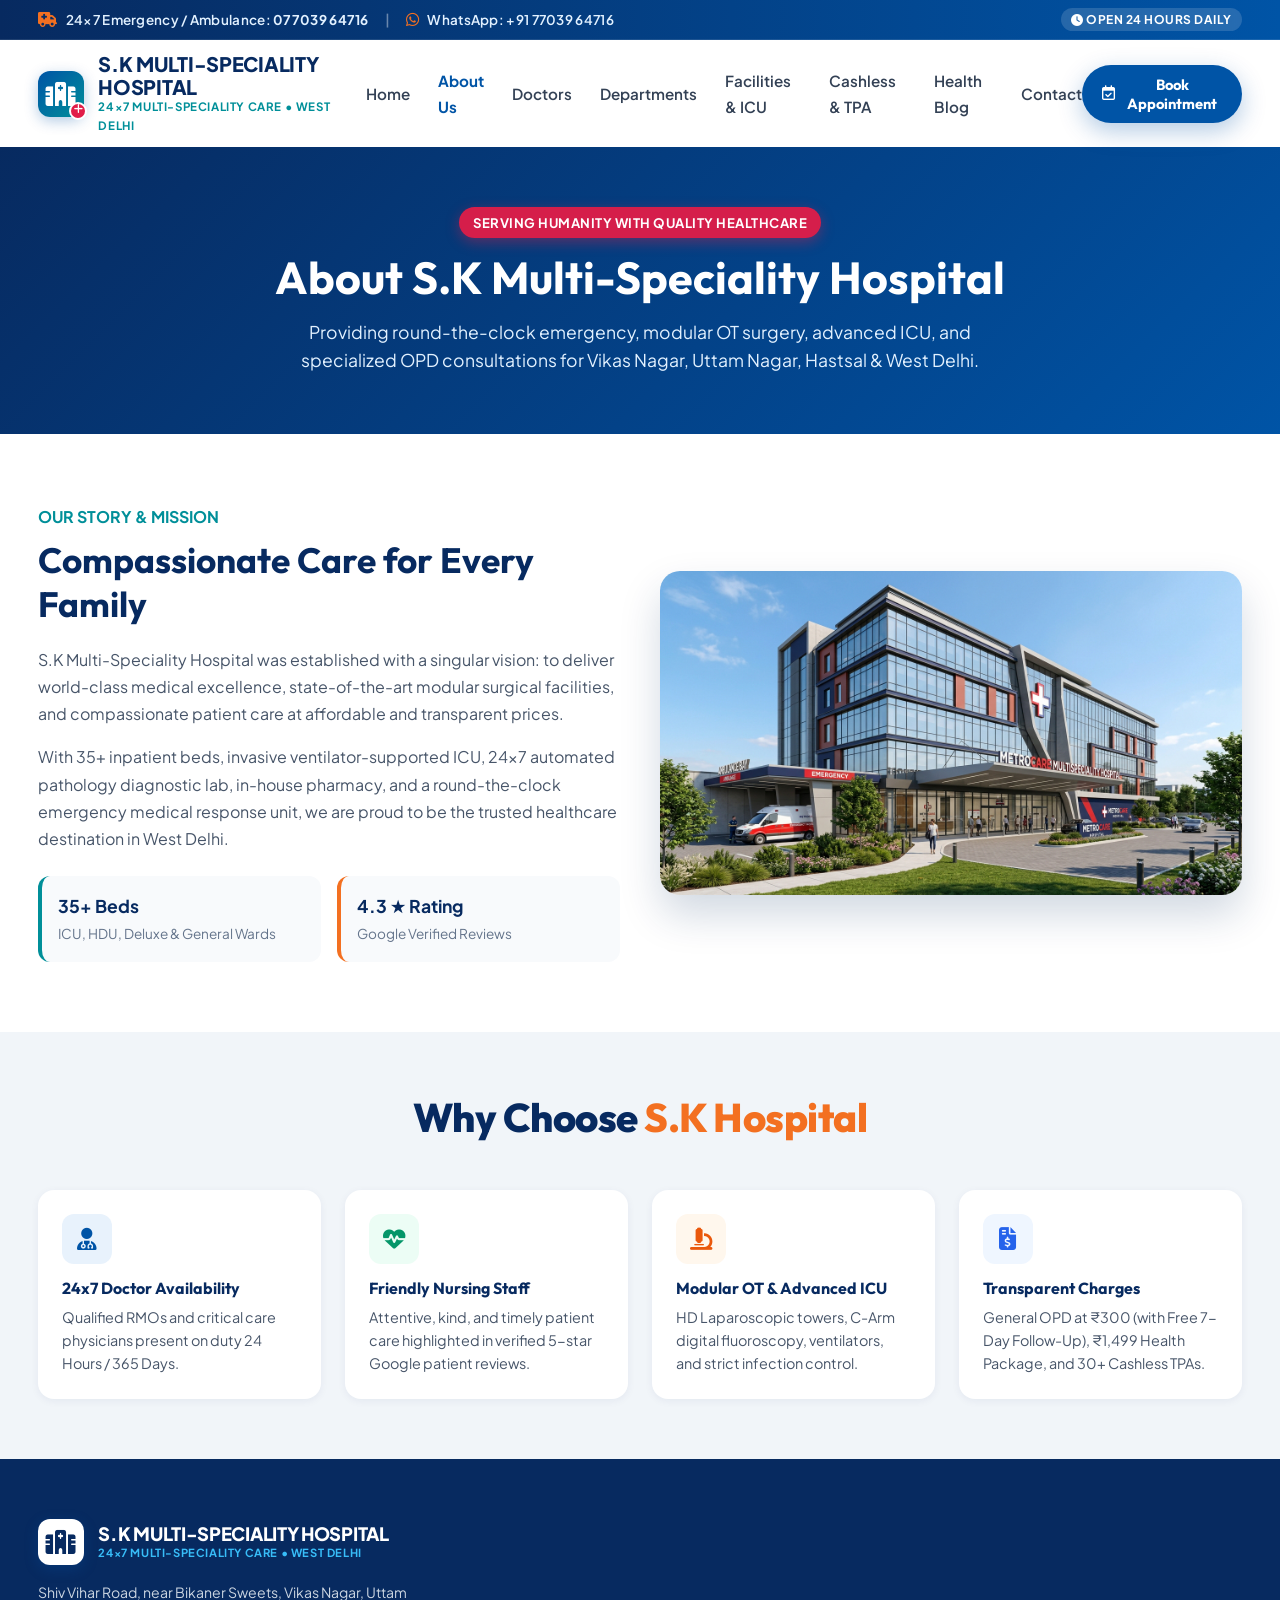
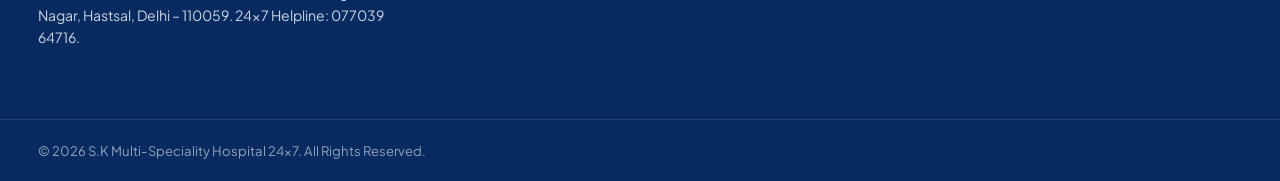
<file: about.html>
<!DOCTYPE html>
<html lang="en">
<head>
  <meta charset="UTF-8">
  <meta name="viewport" content="width=device-width, initial-scale=1.0">
  <title>About Us | S.K MULTI-SPECIALITY HOSPITAL 24×7</title>
  <meta name="description" content="About S.K Multi-Speciality Hospital 24×7, Vikas Nagar, Uttam Nagar, Delhi. Serving Humanity with Quality Healthcare 24×7.">
  
  <link rel="preconnect" href="https://fonts.googleapis.com">
  <link rel="preconnect" href="https://fonts.gstatic.com" crossorigin>
  <link href="https://fonts.googleapis.com/css2?family=Outfit:wght@400;500;600;700;800&family=Plus+Jakarta+Sans:wght@400;500;600;700&display=swap" rel="stylesheet">
  <link rel="stylesheet" href="https://cdnjs.cloudflare.com/ajax/libs/font-awesome/6.5.1/css/all.min.css">
  <link rel="stylesheet" href="styles.css">
</head>
<body>

  <!-- Top Contact Bar -->
  <div class="top-emergency-bar">
    <div class="container top-bar-content">
      <div class="top-bar-contact">
        <a href="tel:07703964716" class="contact-item">
          <i class="fa-solid fa-truck-medical"></i>
          <span>24×7 Emergency / Ambulance: <strong>077039 64716</strong></span>
        </a>
        <span class="divider">|</span>
        <a href="https://wa.me/917703964716" target="_blank" class="contact-item">
          <i class="fa-brands fa-whatsapp"></i>
          <span>WhatsApp: +91 77039 64716</span>
        </a>
      </div>
      <div class="top-bar-right">
        <span class="tag-pill"><i class="fa-solid fa-clock"></i> Open 24 Hours Daily</span>
      </div>
    </div>
  </div>

  <!-- Header -->
  <header class="main-header" id="mainHeader">
    <div class="container header-container">
      <a href="index.html" class="sk-brand-logo">
        <div class="sk-logo-icon">
          <i class="fa-solid fa-hospital"></i>
          <span class="cross-sub"><i class="fa-solid fa-plus"></i></span>
        </div>
        <div class="sk-logo-text">
          <div class="sk-logo-title">S.K MULTI-SPECIALITY HOSPITAL</div>
          <div class="sk-logo-subtitle">24×7 Multi-Speciality Care • West Delhi</div>
        </div>
      </a>

      <nav class="desktop-nav">
        <ul class="nav-menu">
          <li class="nav-item"><a href="index.html" class="nav-link">Home</a></li>
          <li class="nav-item"><a href="about.html" class="nav-link" style="color: var(--hw-blue); font-weight:700;">About Us</a></li>
          <li class="nav-item"><a href="doctors.html" class="nav-link">Doctors</a></li>
          <li class="nav-item"><a href="departments.html" class="nav-link">Departments</a></li>
          <li class="nav-item"><a href="facilities.html" class="nav-link">Facilities & ICU</a></li>
          <li class="nav-item"><a href="insurance-packages.html" class="nav-link">Cashless & TPA</a></li>
          <li class="nav-item"><a href="blog.html" class="nav-link">Health Blog</a></li>
          <li class="nav-item"><a href="contact.html" class="nav-link">Contact</a></li>
        </ul>
      </nav>

      <div class="header-actions">
        <button class="btn-primary-header" onclick="openBookingModal()">
          <i class="fa-regular fa-calendar-check"></i>
          <span>Book Appointment</span>
        </button>
      </div>
    </div>
  </header>

  <!-- Page Banner -->
  <section style="background: linear-gradient(135deg, var(--hw-blue-dark) 0%, var(--hw-blue) 100%); color: #fff; padding: 60px 0;">
    <div class="container text-center">
      <div class="badge-247-live" style="margin-bottom: 12px;">Serving Humanity with Quality Healthcare</div>
      <h1 style="font-size: 2.8rem; color: #fff; margin-bottom: 12px;">About S.K Multi-Speciality Hospital</h1>
      <p style="font-size: 1.1rem; color: #e2f1ff; max-width: 700px; margin: 0 auto;">
        Providing round-the-clock emergency, modular OT surgery, advanced ICU, and specialized OPD consultations for Vikas Nagar, Uttam Nagar, Hastsal & West Delhi.
      </p>
    </div>
  </section>

  <!-- Main Content -->
  <section style="padding: 70px 0;">
    <div class="container">
      <div style="display: grid; grid-template-columns: 1fr 1fr; gap: 40px; align-items: center;">
        <div>
          <span style="color: var(--hw-teal); font-weight: 700; text-transform: uppercase;">Our Story & Mission</span>
          <h2 style="font-size: 2.2rem; margin: 8px 0 20px 0; color: var(--hw-blue-dark);">Compassionate Care for Every Family</h2>
          <p style="color: var(--slate-600); line-height: 1.7; margin-bottom: 16px;">
            S.K Multi-Speciality Hospital was established with a singular vision: to deliver world-class medical excellence, state-of-the-art modular surgical facilities, and compassionate patient care at affordable and transparent prices.
          </p>
          <p style="color: var(--slate-600); line-height: 1.7; margin-bottom: 24px;">
            With 35+ inpatient beds, invasive ventilator-supported ICU, 24x7 automated pathology diagnostic lab, in-house pharmacy, and a round-the-clock emergency medical response unit, we are proud to be the trusted healthcare destination in West Delhi.
          </p>
          
          <div style="display: grid; grid-template-columns: 1fr 1fr; gap: 16px;">
            <div style="background: #f8fafc; padding: 16px; border-radius: 12px; border-left: 4px solid var(--hw-teal);">
              <strong style="color: var(--hw-blue-dark); display: block; font-size: 1.1rem;">35+ Beds</strong>
              <span style="font-size: 0.85rem; color: var(--slate-500);">ICU, HDU, Deluxe & General Wards</span>
            </div>
            <div style="background: #f8fafc; padding: 16px; border-radius: 12px; border-left: 4px solid var(--hw-orange);">
              <strong style="color: var(--hw-blue-dark); display: block; font-size: 1.1rem;">4.3 ★ Rating</strong>
              <span style="font-size: 0.85rem; color: var(--slate-500);">Google Verified Reviews</span>
            </div>
          </div>
        </div>

        <div>
          <img src="images/hero_hospital.jpg" alt="S.K Hospital Building" style="width: 100%; border-radius: 20px; box-shadow: var(--shadow-xl);">
        </div>
      </div>
    </div>
  </section>

  <!-- Key Strengths -->
  <section style="background: #f1f5f9; padding: 60px 0;">
    <div class="container">
      <div class="section-title-wrap text-center">
        <h2 class="section-title-large">Why Choose <span class="text-orange">S.K Hospital</span></h2>
      </div>

      <div style="display: grid; grid-template-columns: repeat(auto-fit, minmax(260px, 1fr)); gap: 24px; margin-top: 30px;">
        <div style="background: #fff; padding: 24px; border-radius: 16px; box-shadow: var(--shadow-sm);">
          <div style="width: 50px; height: 50px; border-radius: 12px; background: #e8f2fc; color: var(--hw-blue); display: flex; align-items:center; justify-content:center; font-size: 1.4rem; margin-bottom: 14px;">
            <i class="fa-solid fa-user-doctor"></i>
          </div>
          <h4 style="color: var(--hw-blue-dark); margin-bottom: 8px;">24x7 Doctor Availability</h4>
          <p style="color: var(--slate-600); font-size: 0.9rem;">Qualified RMOs and critical care physicians present on duty 24 Hours / 365 Days.</p>
        </div>

        <div style="background: #fff; padding: 24px; border-radius: 16px; box-shadow: var(--shadow-sm);">
          <div style="width: 50px; height: 50px; border-radius: 12px; background: #ecfdf5; color: #059669; display: flex; align-items:center; justify-content:center; font-size: 1.4rem; margin-bottom: 14px;">
            <i class="fa-solid fa-heart-pulse"></i>
          </div>
          <h4 style="color: var(--hw-blue-dark); margin-bottom: 8px;">Friendly Nursing Staff</h4>
          <p style="color: var(--slate-600); font-size: 0.9rem;">Attentive, kind, and timely patient care highlighted in verified 5-star Google patient reviews.</p>
        </div>

        <div style="background: #fff; padding: 24px; border-radius: 16px; box-shadow: var(--shadow-sm);">
          <div style="width: 50px; height: 50px; border-radius: 12px; background: #fff7ed; color: #ea580c; display: flex; align-items:center; justify-content:center; font-size: 1.4rem; margin-bottom: 14px;">
            <i class="fa-solid fa-microscope"></i>
          </div>
          <h4 style="color: var(--hw-blue-dark); margin-bottom: 8px;">Modular OT & Advanced ICU</h4>
          <p style="color: var(--slate-600); font-size: 0.9rem;">HD Laparoscopic towers, C-Arm digital fluoroscopy, ventilators, and strict infection control.</p>
        </div>

        <div style="background: #fff; padding: 24px; border-radius: 16px; box-shadow: var(--shadow-sm);">
          <div style="width: 50px; height: 50px; border-radius: 12px; background: #eff6ff; color: #2563eb; display: flex; align-items:center; justify-content:center; font-size: 1.4rem; margin-bottom: 14px;">
            <i class="fa-solid fa-file-invoice-dollar"></i>
          </div>
          <h4 style="color: var(--hw-blue-dark); margin-bottom: 8px;">Transparent Charges</h4>
          <p style="color: var(--slate-600); font-size: 0.9rem;">General OPD at ₹300 (with Free 7-Day Follow-Up), ₹1,499 Health Package, and 30+ Cashless TPAs.</p>
        </div>
      </div>
    </div>
  </section>

  <!-- Footer -->
  <footer class="site-footer">
    <div class="container footer-container">
      <div class="footer-col brand-col">
        <div class="sk-brand-logo" style="margin-bottom: 16px;">
          <div class="sk-logo-icon" style="background: #ffffff; color: var(--hw-blue-dark);">
            <i class="fa-solid fa-hospital"></i>
          </div>
          <div class="sk-logo-text">
            <div class="sk-logo-title" style="color: #ffffff; font-size: 1.15rem;">S.K MULTI-SPECIALITY HOSPITAL</div>
            <div class="sk-logo-subtitle" style="color: #38bdf8; font-size: 0.7rem;">24×7 Multi-Speciality Care • West Delhi</div>
          </div>
        </div>
        <p class="footer-about-text">
          Shiv Vihar Road, near Bikaner Sweets, Vikas Nagar, Uttam Nagar, Hastsal, Delhi – 110059. 24x7 Helpline: 077039 64716.
        </p>
      </div>
    </div>
    <div class="footer-bottom-bar">
      <div class="container footer-bottom-flex">
        <p class="copyright-text">© 2026 S.K Multi-Speciality Hospital 24×7. All Rights Reserved.</p>
      </div>
    </div>
  </footer>

  <!-- Modals -->
  <div class="modal-backdrop" id="appointmentBookingModal" style="display: none;">
    <div class="modal-dialog">
      <div class="modal-content">
        <div class="modal-header">
          <div class="modal-title-wrap">
            <i class="fa-solid fa-calendar-check" style="color: var(--hw-blue);"></i>
            <h3>Book OPD Appointment</h3>
          </div>
          <button class="modal-close-btn" onclick="closeBookingModal()"><i class="fa-solid fa-xmark"></i></button>
        </div>
        <div class="modal-body">
          <form onsubmit="handleAppointmentSubmit(event)">
            <div class="form-group" style="margin-bottom: 12px;">
              <label style="font-weight: 600; font-size: 0.88rem;">Select Doctor / Department</label>
              <select class="form-control" id="appDocSelect" style="width: 100%; padding: 10px; border: 1px solid #cbd5e1; border-radius: 8px;">
                <option value="Dr. S. K. Sharma (Senior Physician & Diabetologist - ₹300)">Dr. S. K. Sharma (Senior Physician & Diabetologist - ₹300)</option>
                <option value="Dr. Ananya Verma (Gynaecologist & Obstetrician - ₹500)">Dr. Ananya Verma (Gynaecologist & Obstetrician - ₹500)</option>
                <option value="Dr. Rajesh Aggarwal (Orthopaedic & Joint Surgeon - ₹500)">Dr. Rajesh Aggarwal (Orthopaedic & Joint Surgeon - ₹500)</option>
                <option value="Dr. Amit Malhotra (General & Laparoscopic Surgeon - ₹500)">Dr. Amit Malhotra (General & Laparoscopic Surgeon - ₹500)</option>
                <option value="Dr. Neha Gupta (Paediatrician & Child Specialist - ₹400)">Dr. Neha Gupta (Paediatrician & Child Specialist - ₹400)</option>
              </select>
            </div>
            <div class="form-group" style="margin-bottom: 12px;">
              <label style="font-weight: 600; font-size: 0.88rem;">Patient Full Name</label>
              <input type="text" id="appNameInput" required placeholder="Enter full name" class="form-control" style="width: 100%; padding: 10px; border: 1px solid #cbd5e1; border-radius: 8px;">
            </div>
            <div class="form-group" style="margin-bottom: 12px;">
              <label style="font-weight: 600; font-size: 0.88rem;">Mobile Number</label>
              <input type="tel" id="appPhoneInput" required placeholder="Enter 10-digit mobile" class="form-control" style="width: 100%; padding: 10px; border: 1px solid #cbd5e1; border-radius: 8px;">
            </div>
            <div class="form-group" style="margin-bottom: 16px;">
              <label style="font-weight: 600; font-size: 0.88rem;">Preferred Appointment Date</label>
              <input type="date" id="appDateInput" required class="form-control" style="width: 100%; padding: 10px; border: 1px solid #cbd5e1; border-radius: 8px;">
            </div>
            <button type="submit" class="btn-orange-hero w-100" style="width: 100%; padding: 12px; font-weight: 700;">
              Confirm & Book Slot via WhatsApp
            </button>
          </form>
        </div>
      </div>
    </div>
  </div>

  <script src="app.js"></script>
</body>
</html>
</file>
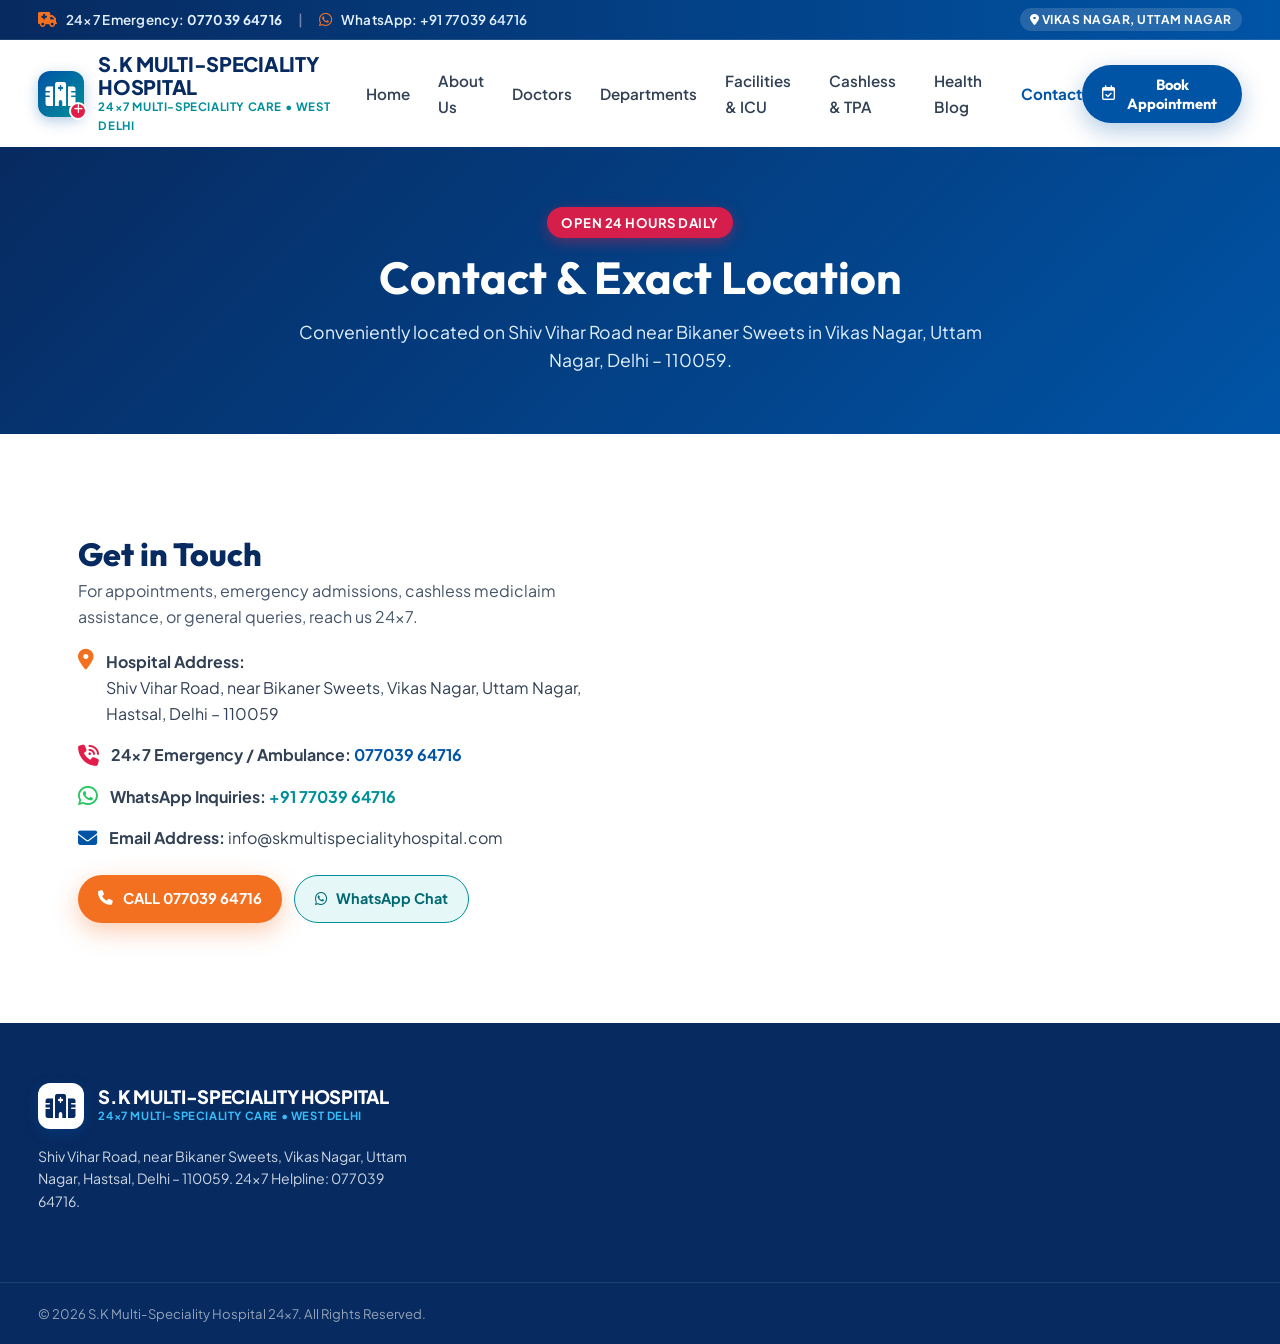
<file: contact.html>
<!DOCTYPE html>
<html lang="en">
<head>
  <meta charset="UTF-8">
  <meta name="viewport" content="width=device-width, initial-scale=1.0">
  <title>Contact & Location | S.K MULTI-SPECIALITY HOSPITAL 24×7</title>
  <meta name="description" content="Contact S.K Multi-Speciality Hospital 24×7, Shiv Vihar Road, near Bikaner Sweets, Vikas Nagar, Uttam Nagar, Hastsal, Delhi – 110059. 24x7 Helpline: 077039 64716.">
  
  <link rel="preconnect" href="https://fonts.googleapis.com">
  <link rel="preconnect" href="https://fonts.gstatic.com" crossorigin>
  <link href="https://fonts.googleapis.com/css2?family=Outfit:wght@400;500;600;700;800&family=Plus+Jakarta+Sans:wght@400;500;600;700&display=swap" rel="stylesheet">
  <link rel="stylesheet" href="https://cdnjs.cloudflare.com/ajax/libs/font-awesome/6.5.1/css/all.min.css">
  <link rel="stylesheet" href="styles.css">
</head>
<body>

  <!-- Top Contact Bar -->
  <div class="top-emergency-bar">
    <div class="container top-bar-content">
      <div class="top-bar-contact">
        <a href="tel:07703964716" class="contact-item">
          <i class="fa-solid fa-truck-medical"></i>
          <span>24×7 Emergency: <strong>077039 64716</strong></span>
        </a>
        <span class="divider">|</span>
        <a href="https://wa.me/917703964716" target="_blank" class="contact-item">
          <i class="fa-brands fa-whatsapp"></i>
          <span>WhatsApp: +91 77039 64716</span>
        </a>
      </div>
      <div class="top-bar-right">
        <span class="tag-pill"><i class="fa-solid fa-location-dot"></i> Vikas Nagar, Uttam Nagar</span>
      </div>
    </div>
  </div>

  <!-- Header -->
  <header class="main-header" id="mainHeader">
    <div class="container header-container">
      <a href="index.html" class="sk-brand-logo">
        <div class="sk-logo-icon">
          <i class="fa-solid fa-hospital"></i>
          <span class="cross-sub"><i class="fa-solid fa-plus"></i></span>
        </div>
        <div class="sk-logo-text">
          <div class="sk-logo-title">S.K MULTI-SPECIALITY HOSPITAL</div>
          <div class="sk-logo-subtitle">24×7 Multi-Speciality Care • West Delhi</div>
        </div>
      </a>

      <nav class="desktop-nav">
        <ul class="nav-menu">
          <li class="nav-item"><a href="index.html" class="nav-link">Home</a></li>
          <li class="nav-item"><a href="about.html" class="nav-link">About Us</a></li>
          <li class="nav-item"><a href="doctors.html" class="nav-link">Doctors</a></li>
          <li class="nav-item"><a href="departments.html" class="nav-link">Departments</a></li>
          <li class="nav-item"><a href="facilities.html" class="nav-link">Facilities & ICU</a></li>
          <li class="nav-item"><a href="insurance-packages.html" class="nav-link">Cashless & TPA</a></li>
          <li class="nav-item"><a href="blog.html" class="nav-link">Health Blog</a></li>
          <li class="nav-item"><a href="contact.html" class="nav-link" style="color: var(--hw-blue); font-weight:700;">Contact</a></li>
        </ul>
      </nav>

      <div class="header-actions">
        <button class="btn-primary-header" onclick="openBookingModal()">
          <i class="fa-regular fa-calendar-check"></i>
          <span>Book Appointment</span>
        </button>
      </div>
    </div>
  </header>

  <!-- Page Banner -->
  <section style="background: linear-gradient(135deg, var(--hw-blue-dark) 0%, var(--hw-blue) 100%); color: #fff; padding: 60px 0;">
    <div class="container text-center">
      <div class="badge-247-live" style="margin-bottom: 12px;">Open 24 Hours Daily</div>
      <h1 style="font-size: 2.8rem; color: #fff; margin-bottom: 12px;">Contact & Exact Location</h1>
      <p style="font-size: 1.1rem; color: #e2f1ff; max-width: 700px; margin: 0 auto;">
        Conveniently located on Shiv Vihar Road near Bikaner Sweets in Vikas Nagar, Uttam Nagar, Delhi – 110059.
      </p>
    </div>
  </section>

  <!-- Contact & Map -->
  <section style="padding: 60px 0;">
    <div class="container">
      <div class="swift-banner-card" style="grid-template-columns: 1fr 1fr;">
        
        <div style="padding: 40px; display: flex; flex-direction: column; justify-content: center;">
          <h3 class="swift-title" style="font-size: 2rem;">Get in Touch</h3>
          <p style="color: var(--slate-600); margin-bottom: 20px;">
            For appointments, emergency admissions, cashless mediclaim assistance, or general queries, reach us 24×7.
          </p>

          <div style="display: flex; flex-direction: column; gap: 16px;">
            <div style="display: flex; gap: 12px;">
              <i class="fa-solid fa-location-dot" style="color: var(--hw-orange); font-size: 1.3rem;"></i>
              <div>
                <strong>Hospital Address:</strong>
                <p style="margin: 0; color: var(--slate-700);">Shiv Vihar Road, near Bikaner Sweets, Vikas Nagar, Uttam Nagar, Hastsal, Delhi – 110059</p>
              </div>
            </div>

            <div style="display: flex; gap: 12px; align-items: center;">
              <i class="fa-solid fa-phone-volume" style="color: var(--hw-red); font-size: 1.3rem;"></i>
              <div>
                <strong>24×7 Emergency / Ambulance:</strong>
                <a href="tel:07703964716" style="color: var(--hw-blue); font-weight: 700;">077039 64716</a>
              </div>
            </div>

            <div style="display: flex; gap: 12px; align-items: center;">
              <i class="fa-brands fa-whatsapp" style="color: #22c55e; font-size: 1.4rem;"></i>
              <div>
                <strong>WhatsApp Inquiries:</strong>
                <a href="https://wa.me/917703964716" target="_blank" style="color: #008f99; font-weight: 700;">+91 77039 64716</a>
              </div>
            </div>

            <div style="display: flex; gap: 12px; align-items: center;">
              <i class="fa-solid fa-envelope" style="color: var(--hw-blue); font-size: 1.2rem;"></i>
              <div>
                <strong>Email Address:</strong>
                <a href="mailto:info@skmultispecialityhospital.com" style="color: var(--slate-700);">info@skmultispecialityhospital.com</a>
              </div>
            </div>
          </div>

          <div style="display: flex; gap: 12px; margin-top: 24px; flex-wrap: wrap;">
            <a href="tel:07703964716" class="btn-orange-swift" style="text-decoration:none;">
              <i class="fa-solid fa-phone"></i> CALL 077039 64716
            </a>
            <a href="https://wa.me/917703964716" target="_blank" class="btn-teal-swift" style="text-decoration:none;">
              <i class="fa-brands fa-whatsapp"></i> WhatsApp Chat
            </a>
          </div>
        </div>

        <div style="position: relative; min-height: 380px; border-radius: 0 var(--radius-xl) var(--radius-xl) 0; overflow: hidden;">
          <iframe 
            src="https://maps.google.com/maps?q=Shiv%20Vihar%20Road%20near%20Bikaner%20Sweets%20Vikas%20Nagar%20Uttam%20Nagar%20Hastsal%20Delhi%20110059&t=&z=15&ie=UTF8&iwloc=&output=embed" 
            width="100%" 
            height="100%" 
            style="border:0; min-height: 380px;" 
            allowfullscreen="" 
            loading="lazy" 
            referrerpolicy="no-referrer-when-downgrade"
            title="Hospital Map">
          </iframe>
        </div>

      </div>
    </div>
  </section>

  <!-- Footer -->
  <footer class="site-footer">
    <div class="container footer-container">
      <div class="footer-col brand-col">
        <div class="sk-brand-logo" style="margin-bottom: 16px;">
          <div class="sk-logo-icon" style="background: #ffffff; color: var(--hw-blue-dark);">
            <i class="fa-solid fa-hospital"></i>
          </div>
          <div class="sk-logo-text">
            <div class="sk-logo-title" style="color: #ffffff; font-size: 1.15rem;">S.K MULTI-SPECIALITY HOSPITAL</div>
            <div class="sk-logo-subtitle" style="color: #38bdf8; font-size: 0.7rem;">24×7 Multi-Speciality Care • West Delhi</div>
          </div>
        </div>
        <p class="footer-about-text">
          Shiv Vihar Road, near Bikaner Sweets, Vikas Nagar, Uttam Nagar, Hastsal, Delhi – 110059. 24x7 Helpline: 077039 64716.
        </p>
      </div>
    </div>
    <div class="footer-bottom-bar">
      <div class="container footer-bottom-flex">
        <p class="copyright-text">© 2026 S.K Multi-Speciality Hospital 24×7. All Rights Reserved.</p>
      </div>
    </div>
  </footer>

  <script src="app.js"></script>
</body>
</html>
</file>
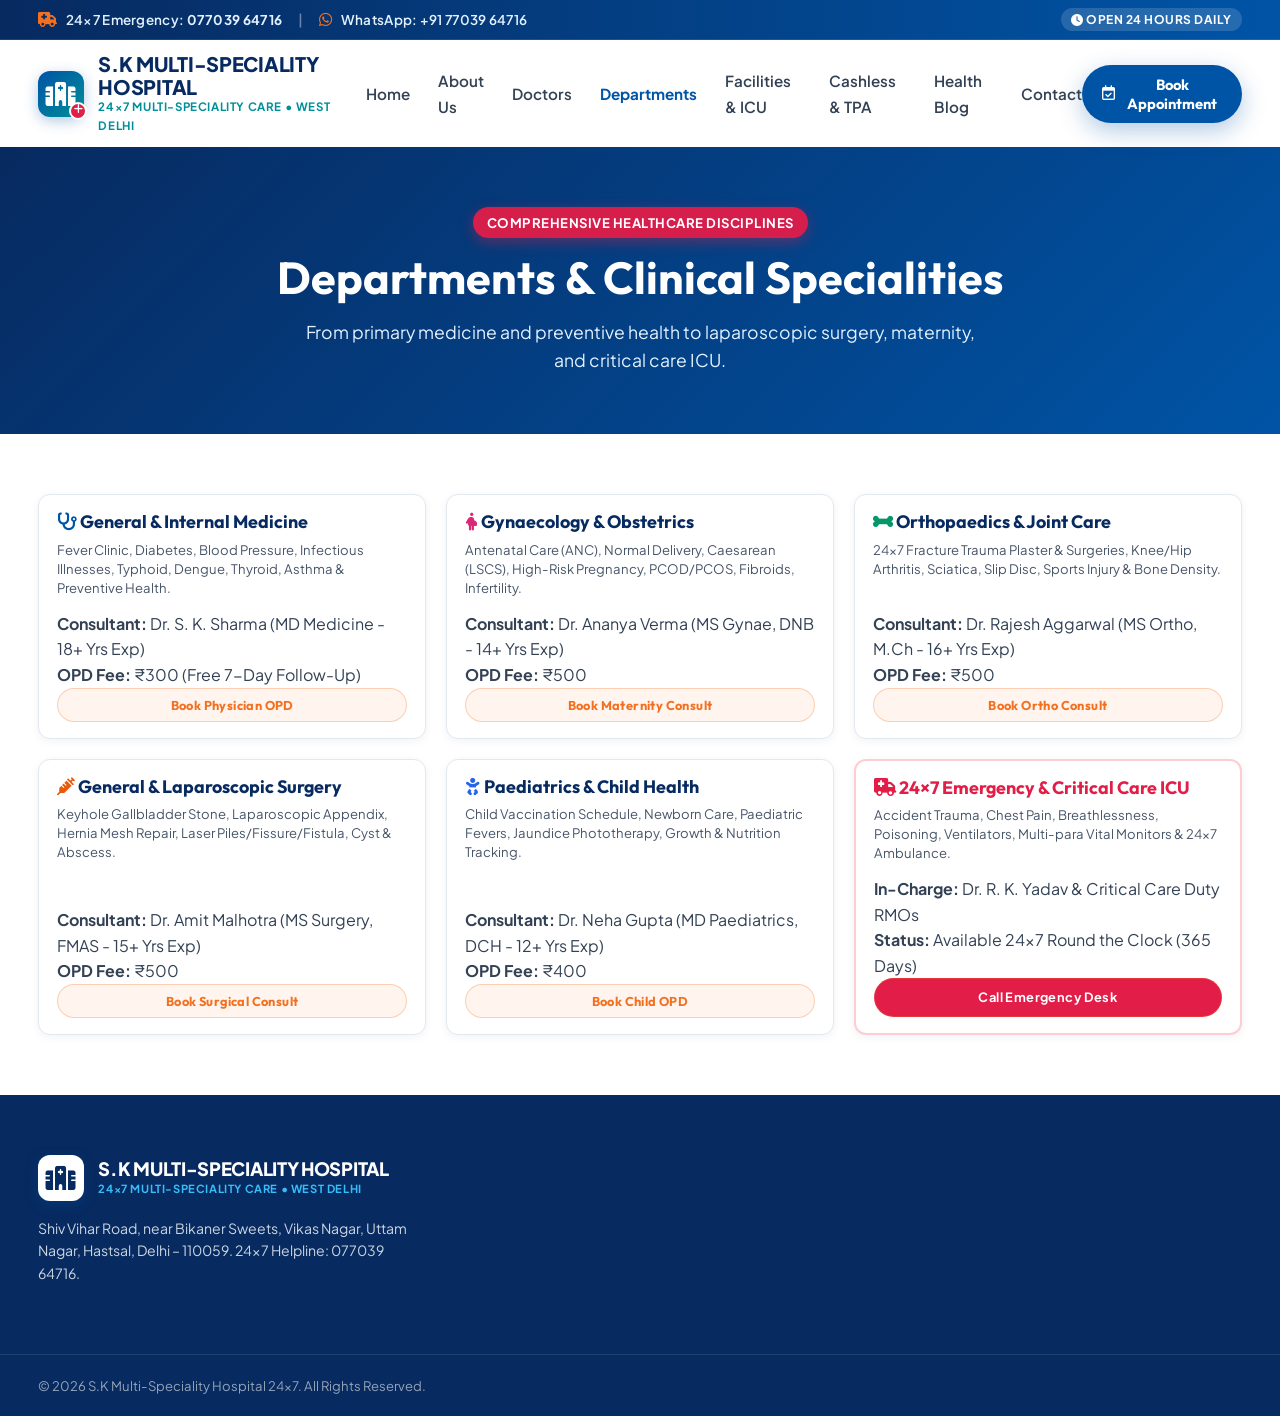
<file: departments.html>
<!DOCTYPE html>
<html lang="en">
<head>
  <meta charset="UTF-8">
  <meta name="viewport" content="width=device-width, initial-scale=1.0">
  <title>Clinical Departments & Services | S.K MULTI-SPECIALITY HOSPITAL 24×7</title>
  <meta name="description" content="Clinical Departments at S.K Multi-Speciality Hospital 24×7, Vikas Nagar, Uttam Nagar, Delhi. Medicine, Surgery, Ortho, Gynae, Paediatrics, ICU, Diagnostic Lab.">
  
  <link rel="preconnect" href="https://fonts.googleapis.com">
  <link rel="preconnect" href="https://fonts.gstatic.com" crossorigin>
  <link href="https://fonts.googleapis.com/css2?family=Outfit:wght@400;500;600;700;800&family=Plus+Jakarta+Sans:wght@400;500;600;700&display=swap" rel="stylesheet">
  <link rel="stylesheet" href="https://cdnjs.cloudflare.com/ajax/libs/font-awesome/6.5.1/css/all.min.css">
  <link rel="stylesheet" href="styles.css">
</head>
<body>

  <!-- Top Contact Bar -->
  <div class="top-emergency-bar">
    <div class="container top-bar-content">
      <div class="top-bar-contact">
        <a href="tel:07703964716" class="contact-item">
          <i class="fa-solid fa-truck-medical"></i>
          <span>24×7 Emergency: <strong>077039 64716</strong></span>
        </a>
        <span class="divider">|</span>
        <a href="https://wa.me/917703964716" target="_blank" class="contact-item">
          <i class="fa-brands fa-whatsapp"></i>
          <span>WhatsApp: +91 77039 64716</span>
        </a>
      </div>
      <div class="top-bar-right">
        <span class="tag-pill"><i class="fa-solid fa-clock"></i> Open 24 Hours Daily</span>
      </div>
    </div>
  </div>

  <!-- Header -->
  <header class="main-header" id="mainHeader">
    <div class="container header-container">
      <a href="index.html" class="sk-brand-logo">
        <div class="sk-logo-icon">
          <i class="fa-solid fa-hospital"></i>
          <span class="cross-sub"><i class="fa-solid fa-plus"></i></span>
        </div>
        <div class="sk-logo-text">
          <div class="sk-logo-title">S.K MULTI-SPECIALITY HOSPITAL</div>
          <div class="sk-logo-subtitle">24×7 Multi-Speciality Care • West Delhi</div>
        </div>
      </a>

      <nav class="desktop-nav">
        <ul class="nav-menu">
          <li class="nav-item"><a href="index.html" class="nav-link">Home</a></li>
          <li class="nav-item"><a href="about.html" class="nav-link">About Us</a></li>
          <li class="nav-item"><a href="doctors.html" class="nav-link">Doctors</a></li>
          <li class="nav-item"><a href="departments.html" class="nav-link" style="color: var(--hw-blue); font-weight:700;">Departments</a></li>
          <li class="nav-item"><a href="facilities.html" class="nav-link">Facilities & ICU</a></li>
          <li class="nav-item"><a href="insurance-packages.html" class="nav-link">Cashless & TPA</a></li>
          <li class="nav-item"><a href="blog.html" class="nav-link">Health Blog</a></li>
          <li class="nav-item"><a href="contact.html" class="nav-link">Contact</a></li>
        </ul>
      </nav>

      <div class="header-actions">
        <button class="btn-primary-header" onclick="openBookingModal()">
          <i class="fa-regular fa-calendar-check"></i>
          <span>Book Appointment</span>
        </button>
      </div>
    </div>
  </header>

  <!-- Page Banner -->
  <section style="background: linear-gradient(135deg, var(--hw-blue-dark) 0%, var(--hw-blue) 100%); color: #fff; padding: 60px 0;">
    <div class="container text-center">
      <div class="badge-247-live" style="margin-bottom: 12px;">Comprehensive Healthcare Disciplines</div>
      <h1 style="font-size: 2.8rem; color: #fff; margin-bottom: 12px;">Departments & Clinical Specialities</h1>
      <p style="font-size: 1.1rem; color: #e2f1ff; max-width: 700px; margin: 0 auto;">
        From primary medicine and preventive health to laparoscopic surgery, maternity, and critical care ICU.
      </p>
    </div>
  </section>

  <!-- Departments Grid -->
  <section style="padding: 60px 0;">
    <div class="container">
      <div class="facility-sub-grid" style="grid-template-columns: repeat(auto-fit, minmax(340px, 1fr));">
        
        <div class="facility-sub-card">
          <div class="sub-fac-body">
            <h4 class="sub-fac-title"><i class="fa-solid fa-stethoscope" style="color: var(--hw-blue);"></i> General & Internal Medicine</h4>
            <p class="sub-fac-desc">Fever Clinic, Diabetes, Blood Pressure, Infectious Illnesses, Typhoid, Dengue, Thyroid, Asthma & Preventive Health.</p>
            <p><strong>Consultant:</strong> Dr. S. K. Sharma (MD Medicine - 18+ Yrs Exp)</p>
            <p><strong>OPD Fee:</strong> ₹300 (Free 7-Day Follow-Up)</p>
            <button class="btn-sub-fac" onclick="openBookingModal('Dr. S. K. Sharma', 'General Medicine')">Book Physician OPD</button>
          </div>
        </div>

        <div class="facility-sub-card">
          <div class="sub-fac-body">
            <h4 class="sub-fac-title"><i class="fa-solid fa-person-pregnant" style="color: #db2777;"></i> Gynaecology & Obstetrics</h4>
            <p class="sub-fac-desc">Antenatal Care (ANC), Normal Delivery, Caesarean (LSCS), High-Risk Pregnancy, PCOD/PCOS, Fibroids, Infertility.</p>
            <p><strong>Consultant:</strong> Dr. Ananya Verma (MS Gynae, DNB - 14+ Yrs Exp)</p>
            <p><strong>OPD Fee:</strong> ₹500</p>
            <button class="btn-sub-fac" onclick="openBookingModal('Dr. Ananya Verma', 'Gynaecology')">Book Maternity Consult</button>
          </div>
        </div>

        <div class="facility-sub-card">
          <div class="sub-fac-body">
            <h4 class="sub-fac-title"><i class="fa-solid fa-bone" style="color: #059669;"></i> Orthopaedics & Joint Care</h4>
            <p class="sub-fac-desc">24×7 Fracture Trauma Plaster & Surgeries, Knee/Hip Arthritis, Sciatica, Slip Disc, Sports Injury & Bone Density.</p>
            <p><strong>Consultant:</strong> Dr. Rajesh Aggarwal (MS Ortho, M.Ch - 16+ Yrs Exp)</p>
            <p><strong>OPD Fee:</strong> ₹500</p>
            <button class="btn-sub-fac" onclick="openBookingModal('Dr. Rajesh Aggarwal', 'Orthopaedics')">Book Ortho Consult</button>
          </div>
        </div>

        <div class="facility-sub-card">
          <div class="sub-fac-body">
            <h4 class="sub-fac-title"><i class="fa-solid fa-syringe" style="color: #ea580c;"></i> General & Laparoscopic Surgery</h4>
            <p class="sub-fac-desc">Keyhole Gallbladder Stone, Laparoscopic Appendix, Hernia Mesh Repair, Laser Piles/Fissure/Fistula, Cyst & Abscess.</p>
            <p><strong>Consultant:</strong> Dr. Amit Malhotra (MS Surgery, FMAS - 15+ Yrs Exp)</p>
            <p><strong>OPD Fee:</strong> ₹500</p>
            <button class="btn-sub-fac" onclick="openBookingModal('Dr. Amit Malhotra', 'Surgery')">Book Surgical Consult</button>
          </div>
        </div>

        <div class="facility-sub-card">
          <div class="sub-fac-body">
            <h4 class="sub-fac-title"><i class="fa-solid fa-baby" style="color: #2563eb;"></i> Paediatrics & Child Health</h4>
            <p class="sub-fac-desc">Child Vaccination Schedule, Newborn Care, Paediatric Fevers, Jaundice Phototherapy, Growth & Nutrition Tracking.</p>
            <p><strong>Consultant:</strong> Dr. Neha Gupta (MD Paediatrics, DCH - 12+ Yrs Exp)</p>
            <p><strong>OPD Fee:</strong> ₹400</p>
            <button class="btn-sub-fac" onclick="openBookingModal('Dr. Neha Gupta', 'Paediatrics')">Book Child OPD</button>
          </div>
        </div>

        <div class="facility-sub-card" style="border: 2px solid #fecdd3;">
          <div class="sub-fac-body">
            <h4 class="sub-fac-title" style="color: #e11d48;"><i class="fa-solid fa-truck-medical"></i> 24×7 Emergency & Critical Care ICU</h4>
            <p class="sub-fac-desc">Accident Trauma, Chest Pain, Breathlessness, Poisoning, Ventilators, Multi-para Vital Monitors & 24x7 Ambulance.</p>
            <p><strong>In-Charge:</strong> Dr. R. K. Yadav & Critical Care Duty RMOs</p>
            <p><strong>Status:</strong> Available 24×7 Round the Clock (365 Days)</p>
            <a href="tel:07703964716" class="btn-sub-fac" style="background:#e11d48; color:#fff; text-align:center; display:block;">Call Emergency Desk</a>
          </div>
        </div>

      </div>
    </div>
  </section>

  <!-- Footer -->
  <footer class="site-footer">
    <div class="container footer-container">
      <div class="footer-col brand-col">
        <div class="sk-brand-logo" style="margin-bottom: 16px;">
          <div class="sk-logo-icon" style="background: #ffffff; color: var(--hw-blue-dark);">
            <i class="fa-solid fa-hospital"></i>
          </div>
          <div class="sk-logo-text">
            <div class="sk-logo-title" style="color: #ffffff; font-size: 1.15rem;">S.K MULTI-SPECIALITY HOSPITAL</div>
            <div class="sk-logo-subtitle" style="color: #38bdf8; font-size: 0.7rem;">24×7 Multi-Speciality Care • West Delhi</div>
          </div>
        </div>
        <p class="footer-about-text">
          Shiv Vihar Road, near Bikaner Sweets, Vikas Nagar, Uttam Nagar, Hastsal, Delhi – 110059. 24x7 Helpline: 077039 64716.
        </p>
      </div>
    </div>
    <div class="footer-bottom-bar">
      <div class="container footer-bottom-flex">
        <p class="copyright-text">© 2026 S.K Multi-Speciality Hospital 24×7. All Rights Reserved.</p>
      </div>
    </div>
  </footer>

  <!-- Appointment Modal -->
  <div class="modal-backdrop" id="appointmentBookingModal" style="display: none;">
    <div class="modal-dialog">
      <div class="modal-content">
        <div class="modal-header">
          <div class="modal-title-wrap">
            <i class="fa-solid fa-calendar-check" style="color: var(--hw-blue);"></i>
            <h3>Book OPD Appointment</h3>
          </div>
          <button class="modal-close-btn" onclick="closeBookingModal()"><i class="fa-solid fa-xmark"></i></button>
        </div>
        <div class="modal-body">
          <form onsubmit="handleAppointmentSubmit(event)">
            <div class="form-group" style="margin-bottom: 12px;">
              <label style="font-weight: 600; font-size: 0.88rem;">Select Doctor / Department</label>
              <select class="form-control" id="appDocSelect" style="width: 100%; padding: 10px; border: 1px solid #cbd5e1; border-radius: 8px;">
                <option value="Dr. S. K. Sharma (Senior Physician & Diabetologist - ₹300)">Dr. S. K. Sharma (Senior Physician & Diabetologist - ₹300)</option>
                <option value="Dr. Ananya Verma (Gynaecologist & Obstetrician - ₹500)">Dr. Ananya Verma (Gynaecologist & Obstetrician - ₹500)</option>
                <option value="Dr. Rajesh Aggarwal (Orthopaedic & Joint Surgeon - ₹500)">Dr. Rajesh Aggarwal (Orthopaedic & Joint Surgeon - ₹500)</option>
                <option value="Dr. Amit Malhotra (General & Laparoscopic Surgeon - ₹500)">Dr. Amit Malhotra (General & Laparoscopic Surgeon - ₹500)</option>
                <option value="Dr. Neha Gupta (Paediatrician & Child Specialist - ₹400)">Dr. Neha Gupta (Paediatrician & Child Specialist - ₹400)</option>
              </select>
            </div>
            <div class="form-group" style="margin-bottom: 12px;">
              <label style="font-weight: 600; font-size: 0.88rem;">Patient Full Name</label>
              <input type="text" id="appNameInput" required placeholder="Enter full name" class="form-control" style="width: 100%; padding: 10px; border: 1px solid #cbd5e1; border-radius: 8px;">
            </div>
            <div class="form-group" style="margin-bottom: 12px;">
              <label style="font-weight: 600; font-size: 0.88rem;">Mobile Number</label>
              <input type="tel" id="appPhoneInput" required placeholder="Enter 10-digit mobile" class="form-control" style="width: 100%; padding: 10px; border: 1px solid #cbd5e1; border-radius: 8px;">
            </div>
            <div class="form-group" style="margin-bottom: 16px;">
              <label style="font-weight: 600; font-size: 0.88rem;">Preferred Appointment Date</label>
              <input type="date" id="appDateInput" required class="form-control" style="width: 100%; padding: 10px; border: 1px solid #cbd5e1; border-radius: 8px;">
            </div>
            <button type="submit" class="btn-orange-hero w-100" style="width: 100%; padding: 12px; font-weight: 700;">
              Confirm & Book Slot via WhatsApp
            </button>
          </form>
        </div>
      </div>
    </div>
  </div>

  <script src="app.js"></script>
</body>
</html>
</file>
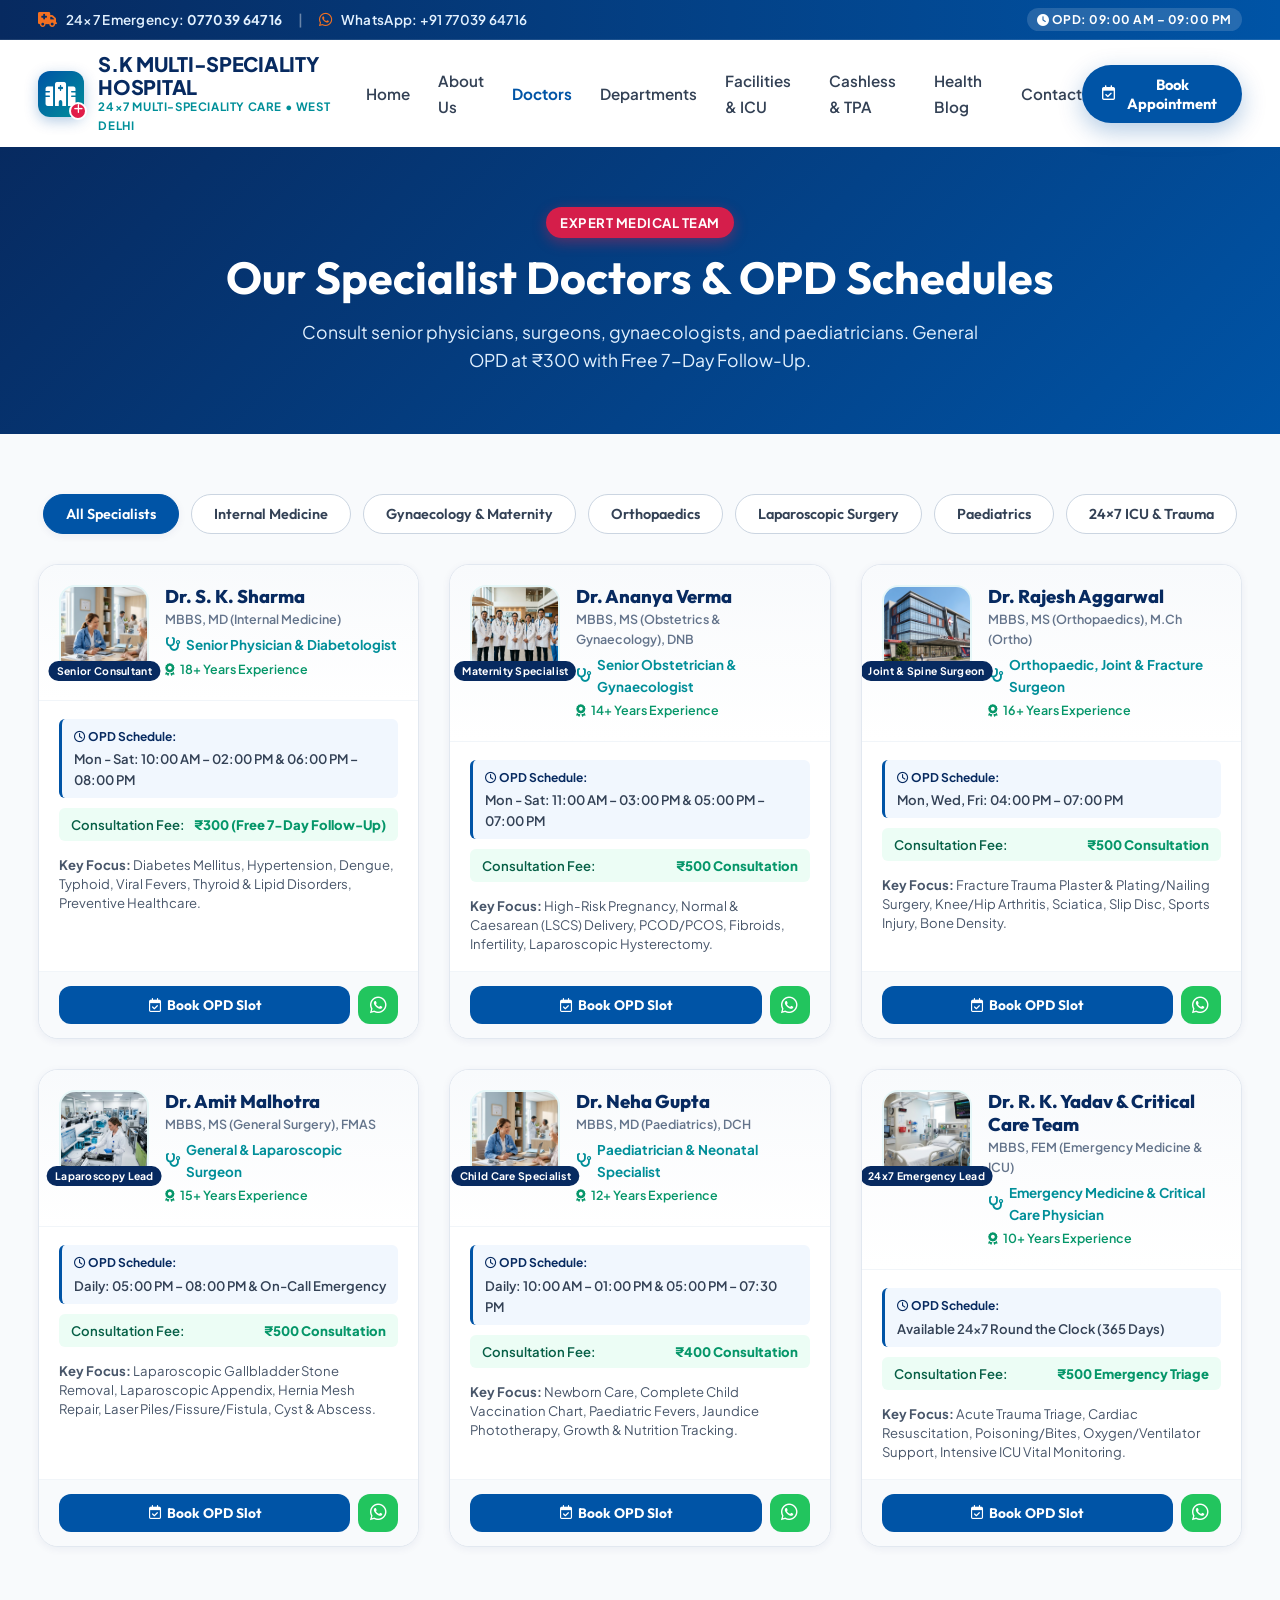
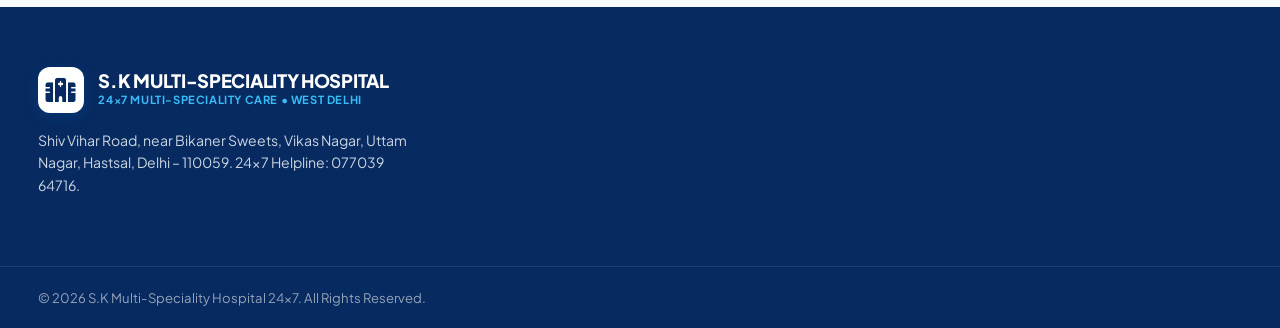
<file: doctors.html>
<!DOCTYPE html>
<html lang="en">
<head>
  <meta charset="UTF-8">
  <meta name="viewport" content="width=device-width, initial-scale=1.0">
  <title>Specialist Doctors & OPD Timings | S.K MULTI-SPECIALITY HOSPITAL 24×7</title>
  <meta name="description" content="Meet expert specialist doctors at S.K Multi-Speciality Hospital 24×7, Vikas Nagar, Uttam Nagar, Delhi. General Medicine, Gynaecology, Orthopaedics, Surgery, Paediatrics, ICU.">
  
  <link rel="preconnect" href="https://fonts.googleapis.com">
  <link rel="preconnect" href="https://fonts.gstatic.com" crossorigin>
  <link href="https://fonts.googleapis.com/css2?family=Outfit:wght@400;500;600;700;800&family=Plus+Jakarta+Sans:wght@400;500;600;700&display=swap" rel="stylesheet">
  <link rel="stylesheet" href="https://cdnjs.cloudflare.com/ajax/libs/font-awesome/6.5.1/css/all.min.css">
  <link rel="stylesheet" href="styles.css">
</head>
<body>

  <!-- Top Contact Bar -->
  <div class="top-emergency-bar">
    <div class="container top-bar-content">
      <div class="top-bar-contact">
        <a href="tel:07703964716" class="contact-item">
          <i class="fa-solid fa-truck-medical"></i>
          <span>24×7 Emergency: <strong>077039 64716</strong></span>
        </a>
        <span class="divider">|</span>
        <a href="https://wa.me/917703964716" target="_blank" class="contact-item">
          <i class="fa-brands fa-whatsapp"></i>
          <span>WhatsApp: +91 77039 64716</span>
        </a>
      </div>
      <div class="top-bar-right">
        <span class="tag-pill"><i class="fa-solid fa-clock"></i> OPD: 09:00 AM – 09:00 PM</span>
      </div>
    </div>
  </div>

  <!-- Header -->
  <header class="main-header" id="mainHeader">
    <div class="container header-container">
      <a href="index.html" class="sk-brand-logo">
        <div class="sk-logo-icon">
          <i class="fa-solid fa-hospital"></i>
          <span class="cross-sub"><i class="fa-solid fa-plus"></i></span>
        </div>
        <div class="sk-logo-text">
          <div class="sk-logo-title">S.K MULTI-SPECIALITY HOSPITAL</div>
          <div class="sk-logo-subtitle">24×7 Multi-Speciality Care • West Delhi</div>
        </div>
      </a>

      <nav class="desktop-nav">
        <ul class="nav-menu">
          <li class="nav-item"><a href="index.html" class="nav-link">Home</a></li>
          <li class="nav-item"><a href="about.html" class="nav-link">About Us</a></li>
          <li class="nav-item"><a href="doctors.html" class="nav-link" style="color: var(--hw-blue); font-weight:700;">Doctors</a></li>
          <li class="nav-item"><a href="departments.html" class="nav-link">Departments</a></li>
          <li class="nav-item"><a href="facilities.html" class="nav-link">Facilities & ICU</a></li>
          <li class="nav-item"><a href="insurance-packages.html" class="nav-link">Cashless & TPA</a></li>
          <li class="nav-item"><a href="blog.html" class="nav-link">Health Blog</a></li>
          <li class="nav-item"><a href="contact.html" class="nav-link">Contact</a></li>
        </ul>
      </nav>

      <div class="header-actions">
        <button class="btn-primary-header" onclick="openBookingModal()">
          <i class="fa-regular fa-calendar-check"></i>
          <span>Book Appointment</span>
        </button>
      </div>
    </div>
  </header>

  <!-- Page Banner -->
  <section style="background: linear-gradient(135deg, var(--hw-blue-dark) 0%, var(--hw-blue) 100%); color: #fff; padding: 60px 0;">
    <div class="container text-center">
      <div class="badge-247-live" style="margin-bottom: 12px;">Expert Medical Team</div>
      <h1 style="font-size: 2.8rem; color: #fff; margin-bottom: 12px;">Our Specialist Doctors & OPD Schedules</h1>
      <p style="font-size: 1.1rem; color: #e2f1ff; max-width: 700px; margin: 0 auto;">
        Consult senior physicians, surgeons, gynaecologists, and paediatricians. General OPD at ₹300 with Free 7-Day Follow-Up.
      </p>
    </div>
  </section>

  <!-- Doctors Section -->
  <section style="padding: 60px 0; background: #f8fafc;">
    <div class="container">
      <div class="facility-filters" style="margin-bottom: 30px;">
        <button class="filter-btn active" onclick="renderDoctorsGrid('all')">All Specialists</button>
        <button class="filter-btn" onclick="renderDoctorsGrid('General')">Internal Medicine</button>
        <button class="filter-btn" onclick="renderDoctorsGrid('Gynaecology')">Gynaecology & Maternity</button>
        <button class="filter-btn" onclick="renderDoctorsGrid('Orthopaedics')">Orthopaedics</button>
        <button class="filter-btn" onclick="renderDoctorsGrid('Surgery')">Laparoscopic Surgery</button>
        <button class="filter-btn" onclick="renderDoctorsGrid('Paediatrics')">Paediatrics</button>
        <button class="filter-btn" onclick="renderDoctorsGrid('Emergency')">24×7 ICU & Trauma</button>
      </div>

      <div class="packages-grid" id="doctorsHomeGrid">
        <!-- Rendered by app.js -->
      </div>
    </div>
  </section>

  <!-- Footer -->
  <footer class="site-footer">
    <div class="container footer-container">
      <div class="footer-col brand-col">
        <div class="sk-brand-logo" style="margin-bottom: 16px;">
          <div class="sk-logo-icon" style="background: #ffffff; color: var(--hw-blue-dark);">
            <i class="fa-solid fa-hospital"></i>
          </div>
          <div class="sk-logo-text">
            <div class="sk-logo-title" style="color: #ffffff; font-size: 1.15rem;">S.K MULTI-SPECIALITY HOSPITAL</div>
            <div class="sk-logo-subtitle" style="color: #38bdf8; font-size: 0.7rem;">24×7 Multi-Speciality Care • West Delhi</div>
          </div>
        </div>
        <p class="footer-about-text">
          Shiv Vihar Road, near Bikaner Sweets, Vikas Nagar, Uttam Nagar, Hastsal, Delhi – 110059. 24x7 Helpline: 077039 64716.
        </p>
      </div>
    </div>
    <div class="footer-bottom-bar">
      <div class="container footer-bottom-flex">
        <p class="copyright-text">© 2026 S.K Multi-Speciality Hospital 24×7. All Rights Reserved.</p>
      </div>
    </div>
  </footer>

  <!-- Appointment Modal -->
  <div class="modal-backdrop" id="appointmentBookingModal" style="display: none;">
    <div class="modal-dialog">
      <div class="modal-content">
        <div class="modal-header">
          <div class="modal-title-wrap">
            <i class="fa-solid fa-calendar-check" style="color: var(--hw-blue);"></i>
            <h3>Book OPD Appointment</h3>
          </div>
          <button class="modal-close-btn" onclick="closeBookingModal()"><i class="fa-solid fa-xmark"></i></button>
        </div>
        <div class="modal-body">
          <form onsubmit="handleAppointmentSubmit(event)">
            <div class="form-group" style="margin-bottom: 12px;">
              <label style="font-weight: 600; font-size: 0.88rem;">Select Doctor / Department</label>
              <select class="form-control" id="appDocSelect" style="width: 100%; padding: 10px; border: 1px solid #cbd5e1; border-radius: 8px;">
                <option value="Dr. S. K. Sharma (Senior Physician & Diabetologist - ₹300)">Dr. S. K. Sharma (Senior Physician & Diabetologist - ₹300)</option>
                <option value="Dr. Ananya Verma (Gynaecologist & Obstetrician - ₹500)">Dr. Ananya Verma (Gynaecologist & Obstetrician - ₹500)</option>
                <option value="Dr. Rajesh Aggarwal (Orthopaedic & Joint Surgeon - ₹500)">Dr. Rajesh Aggarwal (Orthopaedic & Joint Surgeon - ₹500)</option>
                <option value="Dr. Amit Malhotra (General & Laparoscopic Surgeon - ₹500)">Dr. Amit Malhotra (General & Laparoscopic Surgeon - ₹500)</option>
                <option value="Dr. Neha Gupta (Paediatrician & Child Specialist - ₹400)">Dr. Neha Gupta (Paediatrician & Child Specialist - ₹400)</option>
              </select>
            </div>
            <div class="form-group" style="margin-bottom: 12px;">
              <label style="font-weight: 600; font-size: 0.88rem;">Patient Full Name</label>
              <input type="text" id="appNameInput" required placeholder="Enter full name" class="form-control" style="width: 100%; padding: 10px; border: 1px solid #cbd5e1; border-radius: 8px;">
            </div>
            <div class="form-group" style="margin-bottom: 12px;">
              <label style="font-weight: 600; font-size: 0.88rem;">Mobile Number</label>
              <input type="tel" id="appPhoneInput" required placeholder="Enter 10-digit mobile" class="form-control" style="width: 100%; padding: 10px; border: 1px solid #cbd5e1; border-radius: 8px;">
            </div>
            <div class="form-group" style="margin-bottom: 16px;">
              <label style="font-weight: 600; font-size: 0.88rem;">Preferred Appointment Date</label>
              <input type="date" id="appDateInput" required class="form-control" style="width: 100%; padding: 10px; border: 1px solid #cbd5e1; border-radius: 8px;">
            </div>
            <button type="submit" class="btn-orange-hero w-100" style="width: 100%; padding: 12px; font-weight: 700;">
              Confirm & Book Slot via WhatsApp
            </button>
          </form>
        </div>
      </div>
    </div>
  </div>

  <script src="app.js"></script>
</body>
</html>
</file>
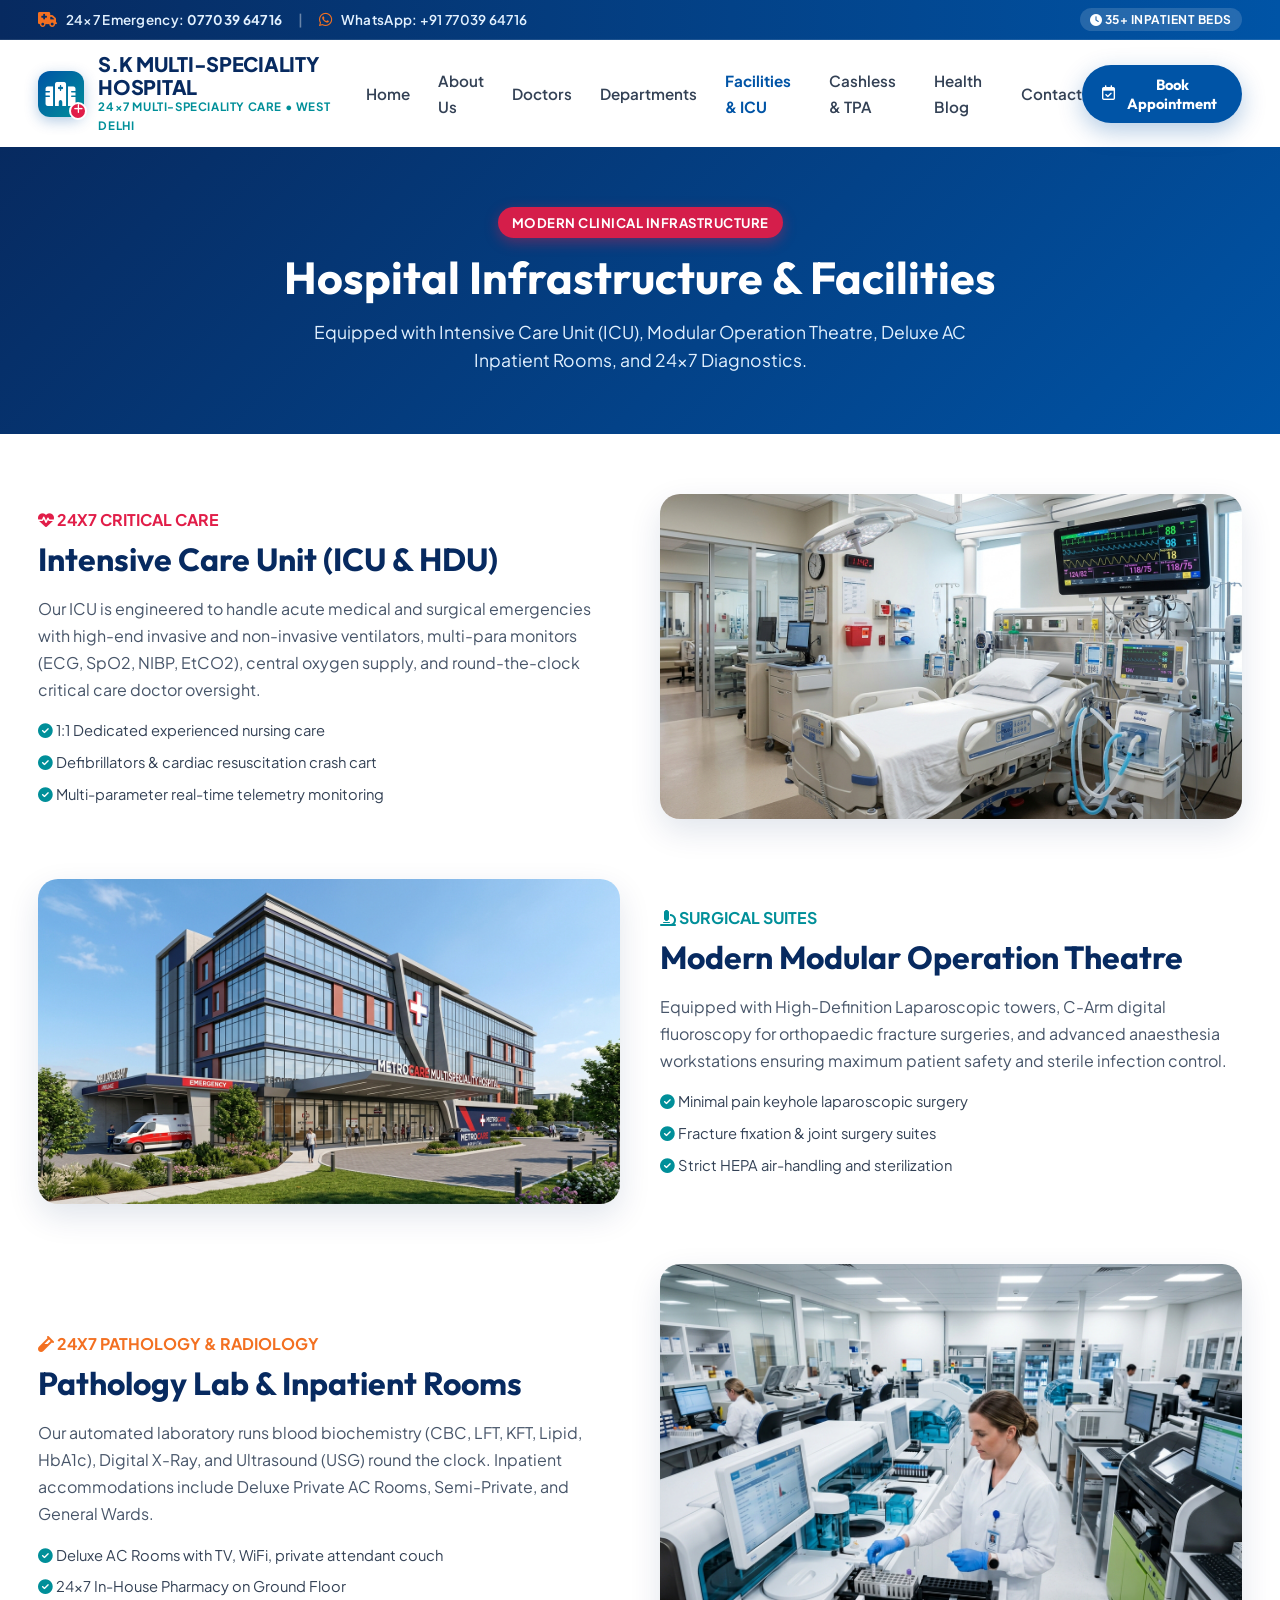
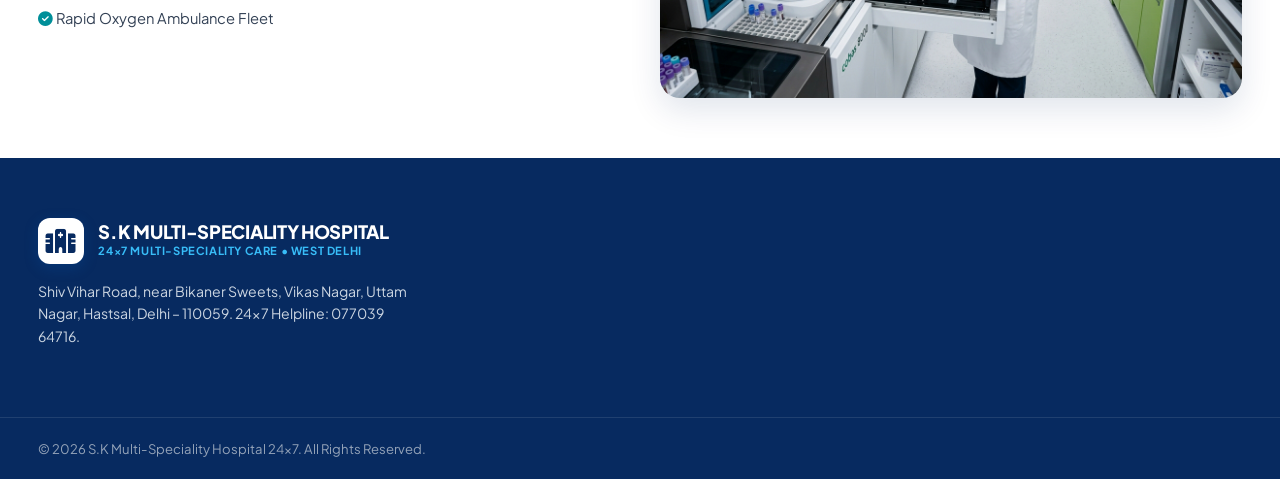
<file: facilities.html>
<!DOCTYPE html>
<html lang="en">
<head>
  <meta charset="UTF-8">
  <meta name="viewport" content="width=device-width, initial-scale=1.0">
  <title>Facilities, Modular OT & ICU | S.K MULTI-SPECIALITY HOSPITAL 24×7</title>
  <meta name="description" content="Facilities & Infrastructure at S.K Multi-Speciality Hospital 24×7, Vikas Nagar, Uttam Nagar, Delhi. ICU, Modular OT, Deluxe AC Rooms, 24x7 Lab, Pharmacy, Oxygen Ambulance.">
  
  <link rel="preconnect" href="https://fonts.googleapis.com">
  <link rel="preconnect" href="https://fonts.gstatic.com" crossorigin>
  <link href="https://fonts.googleapis.com/css2?family=Outfit:wght@400;500;600;700;800&family=Plus+Jakarta+Sans:wght@400;500;600;700&display=swap" rel="stylesheet">
  <link rel="stylesheet" href="https://cdnjs.cloudflare.com/ajax/libs/font-awesome/6.5.1/css/all.min.css">
  <link rel="stylesheet" href="styles.css">
</head>
<body>

  <!-- Top Contact Bar -->
  <div class="top-emergency-bar">
    <div class="container top-bar-content">
      <div class="top-bar-contact">
        <a href="tel:07703964716" class="contact-item">
          <i class="fa-solid fa-truck-medical"></i>
          <span>24×7 Emergency: <strong>077039 64716</strong></span>
        </a>
        <span class="divider">|</span>
        <a href="https://wa.me/917703964716" target="_blank" class="contact-item">
          <i class="fa-brands fa-whatsapp"></i>
          <span>WhatsApp: +91 77039 64716</span>
        </a>
      </div>
      <div class="top-bar-right">
        <span class="tag-pill"><i class="fa-solid fa-clock"></i> 35+ Inpatient Beds</span>
      </div>
    </div>
  </div>

  <!-- Header -->
  <header class="main-header" id="mainHeader">
    <div class="container header-container">
      <a href="index.html" class="sk-brand-logo">
        <div class="sk-logo-icon">
          <i class="fa-solid fa-hospital"></i>
          <span class="cross-sub"><i class="fa-solid fa-plus"></i></span>
        </div>
        <div class="sk-logo-text">
          <div class="sk-logo-title">S.K MULTI-SPECIALITY HOSPITAL</div>
          <div class="sk-logo-subtitle">24×7 Multi-Speciality Care • West Delhi</div>
        </div>
      </a>

      <nav class="desktop-nav">
        <ul class="nav-menu">
          <li class="nav-item"><a href="index.html" class="nav-link">Home</a></li>
          <li class="nav-item"><a href="about.html" class="nav-link">About Us</a></li>
          <li class="nav-item"><a href="doctors.html" class="nav-link">Doctors</a></li>
          <li class="nav-item"><a href="departments.html" class="nav-link">Departments</a></li>
          <li class="nav-item"><a href="facilities.html" class="nav-link" style="color: var(--hw-blue); font-weight:700;">Facilities & ICU</a></li>
          <li class="nav-item"><a href="insurance-packages.html" class="nav-link">Cashless & TPA</a></li>
          <li class="nav-item"><a href="blog.html" class="nav-link">Health Blog</a></li>
          <li class="nav-item"><a href="contact.html" class="nav-link">Contact</a></li>
        </ul>
      </nav>

      <div class="header-actions">
        <button class="btn-primary-header" onclick="openBookingModal()">
          <i class="fa-regular fa-calendar-check"></i>
          <span>Book Appointment</span>
        </button>
      </div>
    </div>
  </header>

  <!-- Page Banner -->
  <section style="background: linear-gradient(135deg, var(--hw-blue-dark) 0%, var(--hw-blue) 100%); color: #fff; padding: 60px 0;">
    <div class="container text-center">
      <div class="badge-247-live" style="margin-bottom: 12px;">Modern Clinical Infrastructure</div>
      <h1 style="font-size: 2.8rem; color: #fff; margin-bottom: 12px;">Hospital Infrastructure & Facilities</h1>
      <p style="font-size: 1.1rem; color: #e2f1ff; max-width: 700px; margin: 0 auto;">
        Equipped with Intensive Care Unit (ICU), Modular Operation Theatre, Deluxe AC Inpatient Rooms, and 24x7 Diagnostics.
      </p>
    </div>
  </section>

  <!-- Facilities Details -->
  <section style="padding: 60px 0;">
    <div class="container">
      
      <!-- Facility 1: ICU -->
      <div style="display: grid; grid-template-columns: 1fr 1fr; gap: 40px; align-items: center; margin-bottom: 60px;">
        <div>
          <span style="color: var(--hw-red); font-weight: 700; text-transform: uppercase;"><i class="fa-solid fa-heart-pulse"></i> 24x7 Critical Care</span>
          <h2 style="font-size: 2rem; color: var(--hw-blue-dark); margin: 6px 0 16px 0;">Intensive Care Unit (ICU & HDU)</h2>
          <p style="color: var(--slate-600); line-height: 1.7; margin-bottom: 16px;">
            Our ICU is engineered to handle acute medical and surgical emergencies with high-end invasive and non-invasive ventilators, multi-para monitors (ECG, SpO2, NIBP, EtCO2), central oxygen supply, and round-the-clock critical care doctor oversight.
          </p>
          <ul style="list-style: none; display: flex; flex-direction: column; gap: 8px; font-size: 0.92rem; color: var(--slate-700);">
            <li><i class="fa-solid fa-circle-check" style="color: var(--hw-teal);"></i> 1:1 Dedicated experienced nursing care</li>
            <li><i class="fa-solid fa-circle-check" style="color: var(--hw-teal);"></i> Defibrillators & cardiac resuscitation crash cart</li>
            <li><i class="fa-solid fa-circle-check" style="color: var(--hw-teal);"></i> Multi-parameter real-time telemetry monitoring</li>
          </ul>
        </div>
        <div>
          <img src="images/emergency_icu.jpg" alt="ICU Unit" style="width: 100%; border-radius: 20px; box-shadow: var(--shadow-lg);">
        </div>
      </div>

      <!-- Facility 2: Modular OT -->
      <div style="display: grid; grid-template-columns: 1fr 1fr; gap: 40px; align-items: center; margin-bottom: 60px;">
        <div>
          <img src="images/hero_hospital.jpg" alt="Modular OT" style="width: 100%; border-radius: 20px; box-shadow: var(--shadow-lg);">
        </div>
        <div>
          <span style="color: var(--hw-teal); font-weight: 700; text-transform: uppercase;"><i class="fa-solid fa-microscope"></i> Surgical Suites</span>
          <h2 style="font-size: 2rem; color: var(--hw-blue-dark); margin: 6px 0 16px 0;">Modern Modular Operation Theatre</h2>
          <p style="color: var(--slate-600); line-height: 1.7; margin-bottom: 16px;">
            Equipped with High-Definition Laparoscopic towers, C-Arm digital fluoroscopy for orthopaedic fracture surgeries, and advanced anaesthesia workstations ensuring maximum patient safety and sterile infection control.
          </p>
          <ul style="list-style: none; display: flex; flex-direction: column; gap: 8px; font-size: 0.92rem; color: var(--slate-700);">
            <li><i class="fa-solid fa-circle-check" style="color: var(--hw-teal);"></i> Minimal pain keyhole laparoscopic surgery</li>
            <li><i class="fa-solid fa-circle-check" style="color: var(--hw-teal);"></i> Fracture fixation & joint surgery suites</li>
            <li><i class="fa-solid fa-circle-check" style="color: var(--hw-teal);"></i> Strict HEPA air-handling and sterilization</li>
          </ul>
        </div>
      </div>

      <!-- Facility 3: Diagnostics & Rooms -->
      <div style="display: grid; grid-template-columns: 1fr 1fr; gap: 40px; align-items: center;">
        <div>
          <span style="color: var(--hw-orange); font-weight: 700; text-transform: uppercase;"><i class="fa-solid fa-vial"></i> 24x7 Pathology & Radiology</span>
          <h2 style="font-size: 2rem; color: var(--hw-blue-dark); margin: 6px 0 16px 0;">Pathology Lab & Inpatient Rooms</h2>
          <p style="color: var(--slate-600); line-height: 1.7; margin-bottom: 16px;">
            Our automated laboratory runs blood biochemistry (CBC, LFT, KFT, Lipid, HbA1c), Digital X-Ray, and Ultrasound (USG) round the clock. Inpatient accommodations include Deluxe Private AC Rooms, Semi-Private, and General Wards.
          </p>
          <ul style="list-style: none; display: flex; flex-direction: column; gap: 8px; font-size: 0.92rem; color: var(--slate-700);">
            <li><i class="fa-solid fa-circle-check" style="color: var(--hw-teal);"></i> Deluxe AC Rooms with TV, WiFi, private attendant couch</li>
            <li><i class="fa-solid fa-circle-check" style="color: var(--hw-teal);"></i> 24x7 In-House Pharmacy on Ground Floor</li>
            <li><i class="fa-solid fa-circle-check" style="color: var(--hw-teal);"></i> Rapid Oxygen Ambulance Fleet</li>
          </ul>
        </div>
        <div>
          <img src="images/diagnostics_lab.jpg" alt="Pathology Lab" style="width: 100%; border-radius: 20px; box-shadow: var(--shadow-lg);">
        </div>
      </div>

    </div>
  </section>

  <!-- Footer -->
  <footer class="site-footer">
    <div class="container footer-container">
      <div class="footer-col brand-col">
        <div class="sk-brand-logo" style="margin-bottom: 16px;">
          <div class="sk-logo-icon" style="background: #ffffff; color: var(--hw-blue-dark);">
            <i class="fa-solid fa-hospital"></i>
          </div>
          <div class="sk-logo-text">
            <div class="sk-logo-title" style="color: #ffffff; font-size: 1.15rem;">S.K MULTI-SPECIALITY HOSPITAL</div>
            <div class="sk-logo-subtitle" style="color: #38bdf8; font-size: 0.7rem;">24×7 Multi-Speciality Care • West Delhi</div>
          </div>
        </div>
        <p class="footer-about-text">
          Shiv Vihar Road, near Bikaner Sweets, Vikas Nagar, Uttam Nagar, Hastsal, Delhi – 110059. 24x7 Helpline: 077039 64716.
        </p>
      </div>
    </div>
    <div class="footer-bottom-bar">
      <div class="container footer-bottom-flex">
        <p class="copyright-text">© 2026 S.K Multi-Speciality Hospital 24×7. All Rights Reserved.</p>
      </div>
    </div>
  </footer>

  <script src="app.js"></script>
</body>
</html>
</file>
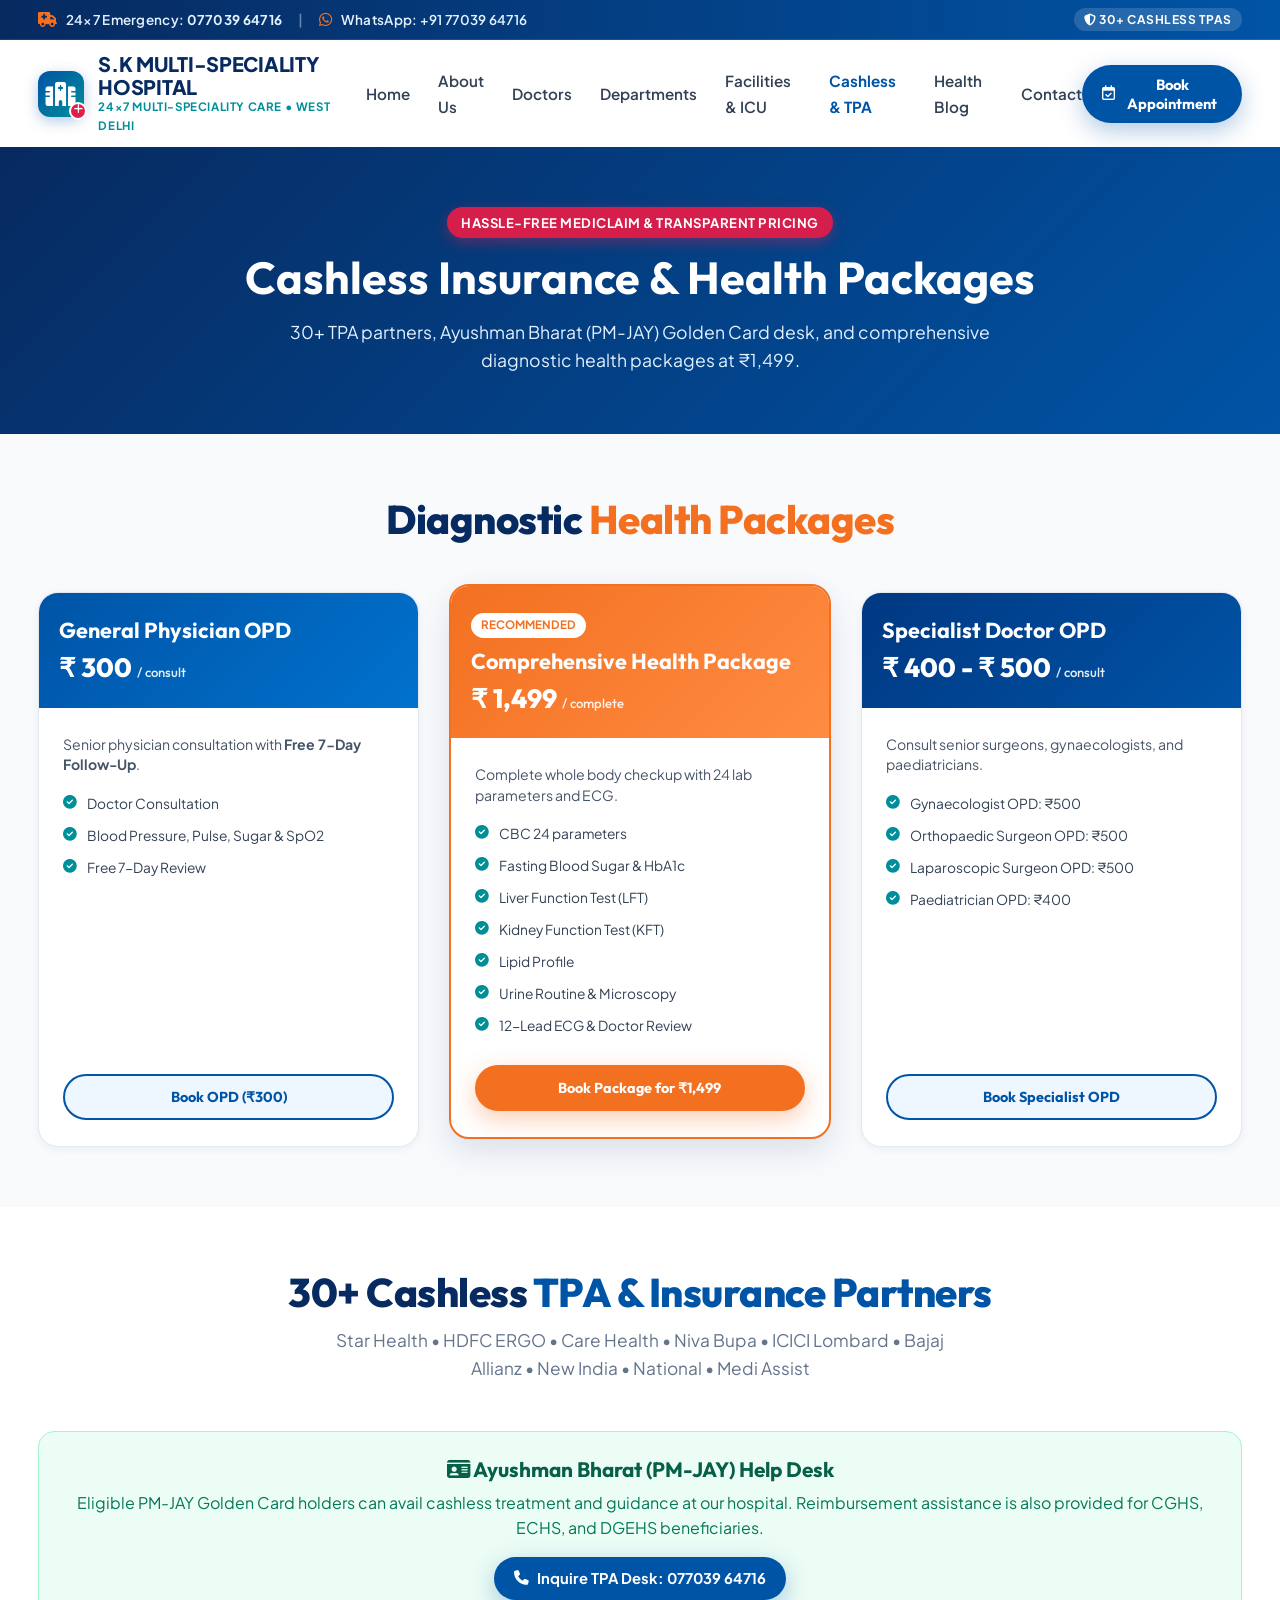
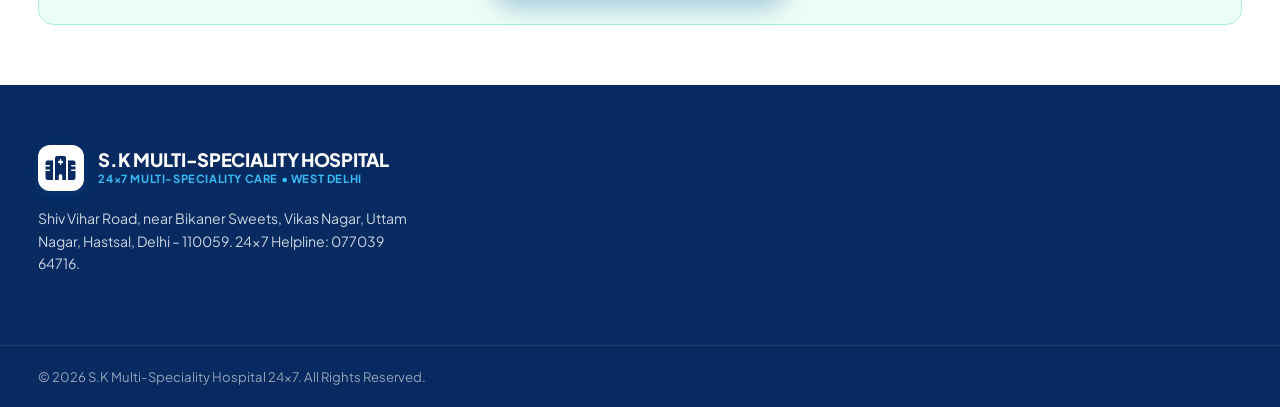
<file: insurance-packages.html>
<!DOCTYPE html>
<html lang="en">
<head>
  <meta charset="UTF-8">
  <meta name="viewport" content="width=device-width, initial-scale=1.0">
  <title>Cashless Insurance & Health Packages | S.K MULTI-SPECIALITY HOSPITAL 24×7</title>
  <meta name="description" content="Cashless Mediclaim, 30+ TPAs, Ayushman Bharat PM-JAY desk and ₹1,499 Health Checkup Package at S.K Multi-Speciality Hospital 24×7, Uttam Nagar, Delhi.">
  
  <link rel="preconnect" href="https://fonts.googleapis.com">
  <link rel="preconnect" href="https://fonts.gstatic.com" crossorigin>
  <link href="https://fonts.googleapis.com/css2?family=Outfit:wght@400;500;600;700;800&family=Plus+Jakarta+Sans:wght@400;500;600;700&display=swap" rel="stylesheet">
  <link rel="stylesheet" href="https://cdnjs.cloudflare.com/ajax/libs/font-awesome/6.5.1/css/all.min.css">
  <link rel="stylesheet" href="styles.css">
</head>
<body>

  <!-- Top Contact Bar -->
  <div class="top-emergency-bar">
    <div class="container top-bar-content">
      <div class="top-bar-contact">
        <a href="tel:07703964716" class="contact-item">
          <i class="fa-solid fa-truck-medical"></i>
          <span>24×7 Emergency: <strong>077039 64716</strong></span>
        </a>
        <span class="divider">|</span>
        <a href="https://wa.me/917703964716" target="_blank" class="contact-item">
          <i class="fa-brands fa-whatsapp"></i>
          <span>WhatsApp: +91 77039 64716</span>
        </a>
      </div>
      <div class="top-bar-right">
        <span class="tag-pill"><i class="fa-solid fa-shield-halved"></i> 30+ Cashless TPAs</span>
      </div>
    </div>
  </div>

  <!-- Header -->
  <header class="main-header" id="mainHeader">
    <div class="container header-container">
      <a href="index.html" class="sk-brand-logo">
        <div class="sk-logo-icon">
          <i class="fa-solid fa-hospital"></i>
          <span class="cross-sub"><i class="fa-solid fa-plus"></i></span>
        </div>
        <div class="sk-logo-text">
          <div class="sk-logo-title">S.K MULTI-SPECIALITY HOSPITAL</div>
          <div class="sk-logo-subtitle">24×7 Multi-Speciality Care • West Delhi</div>
        </div>
      </a>

      <nav class="desktop-nav">
        <ul class="nav-menu">
          <li class="nav-item"><a href="index.html" class="nav-link">Home</a></li>
          <li class="nav-item"><a href="about.html" class="nav-link">About Us</a></li>
          <li class="nav-item"><a href="doctors.html" class="nav-link">Doctors</a></li>
          <li class="nav-item"><a href="departments.html" class="nav-link">Departments</a></li>
          <li class="nav-item"><a href="facilities.html" class="nav-link">Facilities & ICU</a></li>
          <li class="nav-item"><a href="insurance-packages.html" class="nav-link" style="color: var(--hw-blue); font-weight:700;">Cashless & TPA</a></li>
          <li class="nav-item"><a href="blog.html" class="nav-link">Health Blog</a></li>
          <li class="nav-item"><a href="contact.html" class="nav-link">Contact</a></li>
        </ul>
      </nav>

      <div class="header-actions">
        <button class="btn-primary-header" onclick="openBookingModal()">
          <i class="fa-regular fa-calendar-check"></i>
          <span>Book Appointment</span>
        </button>
      </div>
    </div>
  </header>

  <!-- Page Banner -->
  <section style="background: linear-gradient(135deg, var(--hw-blue-dark) 0%, var(--hw-blue) 100%); color: #fff; padding: 60px 0;">
    <div class="container text-center">
      <div class="badge-247-live" style="margin-bottom: 12px;">Hassle-Free Mediclaim & Transparent Pricing</div>
      <h1 style="font-size: 2.8rem; color: #fff; margin-bottom: 12px;">Cashless Insurance & Health Packages</h1>
      <p style="font-size: 1.1rem; color: #e2f1ff; max-width: 700px; margin: 0 auto;">
        30+ TPA partners, Ayushman Bharat (PM-JAY) Golden Card desk, and comprehensive diagnostic health packages at ₹1,499.
      </p>
    </div>
  </section>

  <!-- Packages Grid -->
  <section style="padding: 60px 0; background: #f8fafc;">
    <div class="container">
      <div class="section-title-wrap text-center">
        <h2 class="section-title-large">Diagnostic <span class="text-orange">Health Packages</span></h2>
      </div>

      <div class="packages-grid" style="margin-top: 30px;">
        <div class="package-card">
          <div class="pkg-top-banner lite-bg">
            <h3 class="pkg-name">General Physician OPD</h3>
            <div class="pkg-price">₹ 300 <span>/ consult</span></div>
          </div>
          <div class="pkg-content">
            <p class="pkg-summary">Senior physician consultation with <strong>Free 7-Day Follow-Up</strong>.</p>
            <ul class="pkg-features">
              <li><i class="fa-solid fa-circle-check"></i> Doctor Consultation</li>
              <li><i class="fa-solid fa-circle-check"></i> Blood Pressure, Pulse, Sugar & SpO2</li>
              <li><i class="fa-solid fa-circle-check"></i> Free 7-Day Review</li>
            </ul>
            <button class="btn-pkg" onclick="openBookingModal('Dr. S. K. Sharma', 'General Medicine')">Book OPD (₹300)</button>
          </div>
        </div>

        <div class="package-card featured">
          <div class="pkg-top-banner plus-bg">
            <div class="pkg-badge highlight">Recommended</div>
            <h3 class="pkg-name">Comprehensive Health Package</h3>
            <div class="pkg-price">₹ 1,499 <span>/ complete</span></div>
          </div>
          <div class="pkg-content">
            <p class="pkg-summary">Complete whole body checkup with 24 lab parameters and ECG.</p>
            <ul class="pkg-features">
              <li><i class="fa-solid fa-circle-check"></i> CBC 24 parameters</li>
              <li><i class="fa-solid fa-circle-check"></i> Fasting Blood Sugar & HbA1c</li>
              <li><i class="fa-solid fa-circle-check"></i> Liver Function Test (LFT)</li>
              <li><i class="fa-solid fa-circle-check"></i> Kidney Function Test (KFT)</li>
              <li><i class="fa-solid fa-circle-check"></i> Lipid Profile</li>
              <li><i class="fa-solid fa-circle-check"></i> Urine Routine & Microscopy</li>
              <li><i class="fa-solid fa-circle-check"></i> 12-Lead ECG & Doctor Review</li>
            </ul>
            <button class="btn-pkg orange" onclick="openHealthCheckModal()">Book Package for ₹1,499</button>
          </div>
        </div>

        <div class="package-card">
          <div class="pkg-top-banner exec-bg">
            <h3 class="pkg-name">Specialist Doctor OPD</h3>
            <div class="pkg-price">₹ 400 - ₹ 500 <span>/ consult</span></div>
          </div>
          <div class="pkg-content">
            <p class="pkg-summary">Consult senior surgeons, gynaecologists, and paediatricians.</p>
            <ul class="pkg-features">
              <li><i class="fa-solid fa-circle-check"></i> Gynaecologist OPD: ₹500</li>
              <li><i class="fa-solid fa-circle-check"></i> Orthopaedic Surgeon OPD: ₹500</li>
              <li><i class="fa-solid fa-circle-check"></i> Laparoscopic Surgeon OPD: ₹500</li>
              <li><i class="fa-solid fa-circle-check"></i> Paediatrician OPD: ₹400</li>
            </ul>
            <button class="btn-pkg" onclick="openBookingModal()">Book Specialist OPD</button>
          </div>
        </div>
      </div>
    </div>
  </section>

  <!-- Cashless TPAs -->
  <section style="padding: 60px 0;">
    <div class="container">
      <div class="section-title-wrap text-center">
        <h2 class="section-title-large">30+ Cashless <span class="text-blue">TPA & Insurance Partners</span></h2>
        <p class="section-subtitle">Star Health • HDFC ERGO • Care Health • Niva Bupa • ICICI Lombard • Bajaj Allianz • New India • National • Medi Assist</p>
      </div>

      <div style="background: #ecfdf5; border: 1px solid #a7f3d0; padding: 24px; border-radius: 16px; margin-top: 30px; text-align: center;">
        <h3 style="color: #065f46; font-size: 1.3rem; margin-bottom: 8px;"><i class="fa-solid fa-id-card"></i> Ayushman Bharat (PM-JAY) Help Desk</h3>
        <p style="color: #047857; margin-bottom: 16px;">
          Eligible PM-JAY Golden Card holders can avail cashless treatment and guidance at our hospital. Reimbursement assistance is also provided for CGHS, ECHS, and DGEHS beneficiaries.
        </p>
        <a href="tel:07703964716" class="btn-primary-header" style="text-decoration: none; display: inline-flex;">
          <i class="fa-solid fa-phone"></i> Inquire TPA Desk: 077039 64716
        </a>
      </div>
    </div>
  </section>

  <!-- Footer -->
  <footer class="site-footer">
    <div class="container footer-container">
      <div class="footer-col brand-col">
        <div class="sk-brand-logo" style="margin-bottom: 16px;">
          <div class="sk-logo-icon" style="background: #ffffff; color: var(--hw-blue-dark);">
            <i class="fa-solid fa-hospital"></i>
          </div>
          <div class="sk-logo-text">
            <div class="sk-logo-title" style="color: #ffffff; font-size: 1.15rem;">S.K MULTI-SPECIALITY HOSPITAL</div>
            <div class="sk-logo-subtitle" style="color: #38bdf8; font-size: 0.7rem;">24×7 Multi-Speciality Care • West Delhi</div>
          </div>
        </div>
        <p class="footer-about-text">
          Shiv Vihar Road, near Bikaner Sweets, Vikas Nagar, Uttam Nagar, Hastsal, Delhi – 110059. 24x7 Helpline: 077039 64716.
        </p>
      </div>
    </div>
    <div class="footer-bottom-bar">
      <div class="container footer-bottom-flex">
        <p class="copyright-text">© 2026 S.K Multi-Speciality Hospital 24×7. All Rights Reserved.</p>
      </div>
    </div>
  </footer>

  <script src="app.js"></script>
</body>
</html>
</file>
<file: styles.css>
/* ==========================================================================
   S.K MULTI-SPECIALITY HOSPITAL 24×7 - DESIGN SYSTEM & STYLES
   "Serving Humanity with Quality Healthcare 24×7" - West Delhi
   ========================================================================== */

:root {
  /* Brand Palette - Modern Medical Emerald Teal & Navy Royal Blue */
  --hw-blue: #0054a6;
  --hw-blue-dark: #072a60;
  --hw-blue-deep: #03193e;
  --hw-blue-light: #eef6ff;
  
  --hw-teal: #008f99;
  --hw-teal-dark: #006870;
  --hw-teal-light: #e6f7f8;
  
  --hw-emerald: #059669;
  --hw-emerald-light: #ecfdf5;
  
  --hw-orange: #f37021;
  --hw-orange-hover: #e05e10;
  --hw-orange-light: #fff5ee;
  
  --hw-red: #e11d48;
  --hw-red-dark: #be123c;
  --hw-red-light: #ffe4e6;
  
  --hw-cyan: #0284c7;
  
  /* Neutral Palette */
  --slate-900: #0f172a;
  --slate-800: #1e293b;
  --slate-700: #334155;
  --slate-600: #475569;
  --slate-500: #64748b;
  --slate-400: #94a3b8;
  --slate-300: #cbd5e1;
  --slate-200: #e2e8f0;
  --slate-100: #f1f5f9;
  --slate-50: #f8fafc;
  --white: #ffffff;
  
  /* Shadows & Elevations */
  --shadow-sm: 0 2px 8px rgba(7, 42, 96, 0.06);
  --shadow-md: 0 6px 20px rgba(7, 42, 96, 0.09);
  --shadow-lg: 0 12px 32px rgba(7, 42, 96, 0.12);
  --shadow-xl: 0 20px 40px rgba(7, 42, 96, 0.18);
  --shadow-orange: 0 8px 24px rgba(243, 112, 33, 0.35);
  --shadow-blue: 0 8px 24px rgba(0, 84, 166, 0.3);
  --shadow-red: 0 8px 24px rgba(225, 29, 72, 0.35);
  
  /* Radii */
  --radius-sm: 6px;
  --radius-md: 12px;
  --radius-lg: 20px;
  --radius-xl: 28px;
  --radius-full: 9999px;
  
  /* Transitions */
  --transition-fast: 0.2s cubic-bezier(0.4, 0, 0.2, 1);
  --transition-smooth: 0.35s cubic-bezier(0.4, 0, 0.2, 1);
  --transition-bounce: 0.5s cubic-bezier(0.34, 1.56, 0.64, 1);
  
  /* Fonts */
  --font-main: 'Outfit', -apple-system, BlinkMacSystemFont, 'Segoe UI', Roboto, sans-serif;
  --font-body: 'Plus Jakarta Sans', -apple-system, BlinkMacSystemFont, 'Segoe UI', sans-serif;
  --font-script: 'Caveat', cursive, sans-serif;
}

/* Base Reset */
*, *::before, *::after {
  box-sizing: border-box;
  margin: 0;
  padding: 0;
}

html {
  scroll-behavior: smooth;
  font-size: 16px;
  overflow-x: clip;
}

body {
  font-family: var(--font-body);
  color: var(--slate-700);
  background-color: #ffffff;
  line-height: 1.6;
  overflow-x: clip;
  -webkit-font-smoothing: antialiased;
}

h1, h2, h3, h4, h5, h6 {
  font-family: var(--font-main);
  color: var(--hw-blue-dark);
  font-weight: 700;
  line-height: 1.25;
}

a {
  text-decoration: none;
  color: inherit;
  transition: var(--transition-fast);
}

button {
  cursor: pointer;
  border: none;
  background: none;
  font-family: var(--font-main);
  transition: var(--transition-fast);
}

img {
  max-width: 100%;
  height: auto;
  display: block;
}

.container {
  width: 100%;
  max-width: 1460px;
  margin-left: auto;
  margin-right: auto;
  padding-left: clamp(16px, 3vw, 40px);
  padding-right: clamp(16px, 3vw, 40px);
}

.container-wide {
  width: 100%;
  max-width: 1600px;
  margin-left: auto;
  margin-right: auto;
  padding-left: clamp(16px, 3vw, 48px);
  padding-right: clamp(16px, 3vw, 48px);
}

.text-center { text-align: center; }
.text-orange { color: var(--hw-orange); }
.text-blue { color: var(--hw-blue); }
.text-muted { color: var(--slate-500); }
.w-100 { width: 100%; }
.m-0 { margin: 0; }
.mb-3 { margin-bottom: 1rem; }
.mt-3 { margin-top: 1rem; }

/* ==========================================================================
   1. SITE HEADER WRAPPER (STICKY TOP ON SCROLL)
   ========================================================================== */
.site-header-wrapper {
  position: sticky;
  top: 0;
  left: 0;
  width: 100%;
  z-index: 1000;
  background-color: var(--white);
  box-shadow: 0 4px 20px rgba(7, 42, 96, 0.08);
  transition: box-shadow var(--transition-fast);
}

.site-header-wrapper.scrolled {
  box-shadow: 0 8px 30px rgba(7, 42, 96, 0.14);
}

/* ==========================================================================
   2. TOP NOTIFICATION / HELPLINE BAR
   ========================================================================== */
.top-emergency-bar {
  background: linear-gradient(90deg, var(--hw-blue-dark) 0%, var(--hw-blue) 100%);
  color: var(--white);
  font-size: 0.84rem;
  padding: 8px 0;
  border-bottom: 1px solid rgba(255, 255, 255, 0.1);
}

.top-bar-content {
  display: flex;
  justify-content: space-between;
  align-items: center;
}

.top-bar-contact {
  display: flex;
  align-items: center;
  gap: 16px;
  font-weight: 600;
  letter-spacing: 0.3px;
}

.contact-item {
  display: inline-flex;
  align-items: center;
  gap: 8px;
  color: #e2f1ff;
}

.contact-item i {
  color: var(--hw-orange);
  font-size: 0.95rem;
}

.contact-item:hover {
  color: var(--white);
  text-decoration: underline;
}

.divider {
  opacity: 0.4;
}

.top-bar-right {
  display: flex;
  align-items: center;
  gap: 16px;
}

.tag-pill {
  background: rgba(255, 255, 255, 0.15);
  backdrop-filter: blur(4px);
  padding: 2px 10px;
  border-radius: var(--radius-full);
  font-size: 0.75rem;
  font-weight: 700;
  letter-spacing: 0.5px;
  text-transform: uppercase;
  color: #fff;
}

.top-socials {
  display: flex;
  align-items: center;
  gap: 12px;
}

.top-socials a {
  color: rgba(255, 255, 255, 0.85);
  font-size: 0.85rem;
  width: 24px;
  height: 24px;
  display: inline-flex;
  align-items: center;
  justify-content: center;
  border-radius: 50%;
  background: rgba(255, 255, 255, 0.08);
  transition: var(--transition-fast);
}

.top-socials a:hover {
  background: var(--hw-orange);
  color: var(--white);
  transform: translateY(-1px);
}

/* ==========================================================================
   3. MAIN HEADER & BRAND NAVIGATION
   ========================================================================== */
.main-header {
  position: relative;
  background-color: var(--white);
  transition: all 0.3s ease;
}

.header-container {
  display: flex;
  align-items: center;
  justify-content: space-between;
  padding-top: 12px;
  padding-bottom: 12px;
}

/* Healthway Logo Styling */
.brand-logo {
  display: inline-block;
  text-decoration: none;
}

.logo-wrapper {
  display: flex;
  flex-direction: column;
}

.ac-tagline {
  font-size: 0.65rem;
  font-weight: 600;
  color: var(--slate-500);
  letter-spacing: 0.6px;
  margin-bottom: 2px;
}

.ac-tagline .ac-ayala {
  color: var(--hw-blue-dark);
  font-weight: 700;
}

.logo-main-row {
  display: flex;
  align-items: center;
  gap: 8px;
}

/* Iconic Healthway Circular Grid */
.logo-icon-grid {
  display: grid;
  grid-template-columns: repeat(2, 12px);
  grid-gap: 3px;
  position: relative;
}

.logo-icon-grid .dot {
  width: 12px;
  height: 12px;
  border-radius: 3px;
}

.logo-icon-grid .d1 { background: var(--hw-teal); }
.logo-icon-grid .d2 { background: var(--hw-blue); }
.logo-icon-grid .d3 { background: var(--hw-cyan); }
.logo-icon-grid .d4 { background: var(--hw-teal-dark); }
.logo-icon-grid .d5 {
  position: absolute;
  top: 50%;
  left: 50%;
  transform: translate(-50%, -50%);
  width: 7px;
  height: 7px;
  border-radius: 50%;
  background: var(--hw-orange);
}

.logo-text-block {
  display: flex;
  flex-direction: column;
  line-height: 1;
}

.logo-title {
  font-size: 1.7rem;
  font-weight: 800;
  color: var(--hw-blue);
  letter-spacing: -0.5px;
  font-family: var(--font-main);
}

.logo-subtitle {
  font-size: 0.68rem;
  font-weight: 800;
  letter-spacing: 1.6px;
  color: var(--hw-blue-dark);
  border-top: 2px solid var(--hw-orange);
  padding-top: 2px;
  margin-top: 2px;
}

.logo-subtitle span {
  font-size: 0.5rem;
  vertical-align: super;
}

.logo-tagline-script {
  font-family: var(--font-script);
  color: var(--hw-teal);
  font-size: 1.15rem;
  font-weight: 700;
  margin-top: 1px;
  line-height: 1;
}

/* Nav Menu */
.desktop-nav .nav-menu {
  display: flex;
  list-style: none;
  gap: 28px;
  align-items: center;
}

.nav-link {
  font-size: 0.95rem;
  font-weight: 600;
  color: var(--slate-700);
  padding: 6px 0;
  position: relative;
}

.nav-link::after {
  content: '';
  position: absolute;
  bottom: 0;
  left: 0;
  width: 0;
  height: 2px;
  background: var(--hw-orange);
  transition: width 0.3s ease;
}

.nav-link:hover {
  color: var(--hw-blue);
}

.nav-link:hover::after {
  width: 100%;
}

/* Header Actions */
.header-actions {
  display: flex;
  align-items: center;
  gap: 14px;
}

.search-btn {
  width: 40px;
  height: 40px;
  border-radius: 50%;
  background: var(--slate-100);
  color: var(--hw-blue-dark);
  display: flex;
  align-items: center;
  justify-content: center;
  font-size: 0.95rem;
  transition: var(--transition-fast);
}

.search-btn:hover {
  background: var(--hw-blue-light);
  color: var(--hw-blue);
}

.btn-primary-header {
  background: var(--hw-blue);
  color: var(--white);
  padding: 10px 20px;
  border-radius: var(--radius-full);
  font-size: 0.92rem;
  font-weight: 700;
  display: inline-flex;
  align-items: center;
  gap: 8px;
  box-shadow: var(--shadow-blue);
  transition: var(--transition-smooth);
}

.btn-primary-header:hover {
  background: var(--hw-blue-dark);
  transform: translateY(-2px);
  box-shadow: 0 10px 24px rgba(0, 84, 166, 0.4);
}

.mobile-toggle {
  display: none;
  flex-direction: column;
  gap: 5px;
  padding: 6px;
}

.mobile-toggle span {
  display: block;
  width: 24px;
  height: 2.5px;
  background-color: var(--hw-blue-dark);
  border-radius: 2px;
  transition: var(--transition-fast);
}

/* Search Overlay */
.search-overlay {
  display: none;
  position: absolute;
  top: 100%;
  left: 0;
  width: 100%;
  background: var(--white);
  padding: 24px 0;
  box-shadow: var(--shadow-lg);
  border-top: 1px solid var(--slate-200);
  animation: slideDown 0.25s ease-out forwards;
}

.search-overlay.active {
  display: block;
}

@keyframes slideDown {
  from { opacity: 0; transform: translateY(-10px); }
  to { opacity: 1; transform: translateY(0); }
}

.search-input-wrap {
  display: flex;
  align-items: center;
  gap: 12px;
  background: var(--slate-50);
  border: 2px solid var(--hw-blue-light);
  border-radius: var(--radius-full);
  padding: 8px 20px;
}

.search-input-wrap i {
  color: var(--hw-blue);
  font-size: 1.1rem;
}

.search-input-wrap input {
  flex: 1;
  border: none;
  background: none;
  font-size: 1.05rem;
  font-family: var(--font-body);
  color: var(--slate-800);
  outline: none;
}

.close-search-btn {
  color: var(--slate-400);
  font-size: 1.1rem;
}
.close-search-btn:hover { color: var(--slate-700); }

.quick-search-tags {
  margin-top: 14px;
  display: flex;
  align-items: center;
  flex-wrap: wrap;
  gap: 8px;
  font-size: 0.85rem;
}

.quick-search-tags span {
  color: var(--slate-500);
  font-weight: 600;
}

.quick-search-tags button {
  background: var(--slate-100);
  color: var(--hw-blue-dark);
  padding: 4px 12px;
  border-radius: var(--radius-full);
  font-size: 0.82rem;
  font-weight: 500;
}

.quick-search-tags button:hover {
  background: var(--hw-orange-light);
  color: var(--hw-orange);
}

/* ==========================================================================
   3. MOBILE NAVIGATION DRAWER
   ========================================================================== */
.mobile-drawer {
  position: fixed;
  top: 0;
  right: -320px;
  width: 320px;
  height: 100vh;
  background: var(--white);
  z-index: 2000;
  box-shadow: var(--shadow-xl);
  display: flex;
  flex-direction: column;
  transition: right 0.35s cubic-bezier(0.4, 0, 0.2, 1);
  padding: 24px;
}

.mobile-drawer.open {
  right: 0;
}

.drawer-header {
  display: flex;
  justify-content: space-between;
  align-items: center;
  padding-bottom: 16px;
  border-bottom: 1px solid var(--slate-200);
}

.close-drawer-btn {
  font-size: 1.4rem;
  color: var(--slate-600);
}

.mobile-nav-list {
  list-style: none;
  margin-top: 24px;
  display: flex;
  flex-direction: column;
  gap: 12px;
  flex: 1;
}

.mobile-nav-list a {
  display: flex;
  align-items: center;
  gap: 14px;
  font-size: 1.05rem;
  font-weight: 600;
  color: var(--slate-800);
  padding: 10px 12px;
  border-radius: var(--radius-md);
  transition: var(--transition-fast);
}

.mobile-nav-list a i {
  color: var(--hw-orange);
  width: 20px;
}

.mobile-nav-list a:hover {
  background: var(--hw-blue-light);
  color: var(--hw-blue);
}

.drawer-footer {
  display: flex;
  flex-direction: column;
  gap: 10px;
  margin-top: auto;
}

.drawer-phone-btn {
  background: var(--hw-blue);
  color: var(--white);
  text-align: center;
  padding: 12px;
  border-radius: var(--radius-md);
  font-weight: 700;
  font-size: 0.9rem;
}

.drawer-phone-btn.outline {
  background: transparent;
  border: 2px solid var(--hw-orange);
  color: var(--hw-orange);
}

.drawer-backdrop {
  display: none;
  position: fixed;
  inset: 0;
  background: rgba(15, 23, 42, 0.6);
  backdrop-filter: blur(3px);
  z-index: 1999;
}

.drawer-backdrop.active {
  display: block;
}

/* ==========================================================================
   4. HERO BANNER SECTION (Clean, Professional Reference Match)
   ========================================================================== */
.hero-clean-banner {
  position: relative;
  width: 100%;
  background: #00A8B5;
  overflow: hidden;
  padding: 0;
}

.hero-banner-wrapper {
  position: relative;
  width: 100%;
  line-height: 0;
  display: block;
}

.hero-banner-image {
  width: 100%;
  height: auto;
  max-height: 540px;
  object-fit: cover;
  display: block;
}

.hero-banner-content-overlay {
  position: absolute;
  inset: 0;
  display: flex;
  align-items: center;
  z-index: 5;
  line-height: normal;
}

.hero-banner-container {
  width: 100%;
}

.hero-banner-text-wrap {
  max-width: 500px;
  padding-left: 24px;
}

.hero-script-tagline {
  font-family: 'Outfit', 'Inter', -apple-system, sans-serif;
  font-size: 3.2rem;
  font-weight: 800;
  font-style: italic;
  color: #ffffff;
  line-height: 1.12;
  margin-bottom: 8px;
  text-shadow: 0 4px 18px rgba(0, 50, 70, 0.45);
}

.hero-banner-subtagline {
  font-size: 1.15rem;
  font-weight: 600;
  color: #e0f7fa;
  margin-bottom: 16px;
  text-shadow: 0 2px 8px rgba(0, 50, 70, 0.4);
}

.hero-banner-badges {
  display: flex;
  flex-wrap: wrap;
  gap: 10px;
  margin-bottom: 20px;
}

.hero-pill-badge {
  background: rgba(255, 255, 255, 0.22);
  backdrop-filter: blur(8px);
  border: 1px solid rgba(255, 255, 255, 0.4);
  color: #ffffff;
  padding: 6px 14px;
  border-radius: 20px;
  font-size: 0.85rem;
  font-weight: 600;
  display: inline-flex;
  align-items: center;
  gap: 6px;
}

.hero-banner-actions {
  display: flex;
  gap: 12px;
}

.btn-hero-wa {
  background: #22c55e;
  color: #ffffff;
  padding: 11px 22px;
  border-radius: 8px;
  font-weight: 700;
  font-size: 0.95rem;
  display: inline-flex;
  align-items: center;
  gap: 8px;
  box-shadow: 0 6px 18px rgba(34, 197, 94, 0.4);
  transition: var(--transition-fast);
}

.btn-hero-wa:hover {
  background: #16a34a;
  transform: translateY(-2px);
}

.btn-hero-call {
  background: #FF8A00;
  color: #ffffff;
  padding: 11px 22px;
  border-radius: 8px;
  font-weight: 700;
  font-size: 0.95rem;
  display: inline-flex;
  align-items: center;
  gap: 8px;
  box-shadow: 0 6px 18px rgba(255, 138, 0, 0.4);
  transition: var(--transition-fast);
}

.btn-hero-call:hover {
  background: #e67c00;
  transform: translateY(-2px);
}

/* Hospital Identity & Badges */
.badge-247-live {
  display: inline-flex;
  align-items: center;
  gap: 8px;
  background: rgba(225, 29, 72, 0.95);
  color: #ffffff;
  padding: 5px 14px;
  border-radius: var(--radius-full);
  font-size: 0.82rem;
  font-weight: 700;
  letter-spacing: 0.5px;
  text-transform: uppercase;
  box-shadow: 0 4px 14px rgba(225, 29, 72, 0.4);
  margin-bottom: 16px;
}

.pulse-dot-red {
  width: 8px;
  height: 8px;
  background: #ffffff;
  border-radius: 50%;
  animation: pulseAnimation 1.5s infinite;
}

@keyframes pulseAnimation {
  0% { transform: scale(0.95); box-shadow: 0 0 0 0 rgba(255, 255, 255, 0.7); }
  70% { transform: scale(1.3); box-shadow: 0 0 0 8px rgba(255, 255, 255, 0); }
  100% { transform: scale(0.95); box-shadow: 0 0 0 0 rgba(255, 255, 255, 0); }
}

.hero-stats-strip {
  display: flex;
  flex-wrap: wrap;
  gap: 12px;
  margin-top: 24px;
}

.hero-stat-pill {
  background: rgba(255, 255, 255, 0.16);
  backdrop-filter: blur(8px);
  border: 1px solid rgba(255, 255, 255, 0.25);
  border-radius: var(--radius-full);
  padding: 6px 14px;
  font-size: 0.85rem;
  font-weight: 600;
  color: #ffffff;
  display: inline-flex;
  align-items: center;
  gap: 8px;
}

.hero-stat-pill i {
  color: #38bdf8;
}

/* S.K Brand Logo */
.sk-brand-logo {
  display: flex;
  align-items: center;
  gap: 14px;
  text-decoration: none;
}

.sk-logo-icon {
  width: 46px;
  height: 46px;
  background: linear-gradient(135deg, var(--hw-blue) 0%, var(--hw-teal) 100%);
  color: #ffffff;
  border-radius: 12px;
  display: flex;
  align-items: center;
  justify-content: center;
  font-size: 1.5rem;
  box-shadow: 0 4px 14px rgba(0, 84, 166, 0.3);
  position: relative;
  flex-shrink: 0;
}

.sk-logo-icon .cross-sub {
  position: absolute;
  bottom: -3px;
  right: -3px;
  background: var(--hw-red);
  color: #fff;
  width: 18px;
  height: 18px;
  border-radius: 50%;
  font-size: 0.65rem;
  display: flex;
  align-items: center;
  justify-content: center;
  border: 2px solid #fff;
}

.sk-logo-text {
  display: flex;
  flex-direction: column;
}

.sk-logo-title {
  font-size: 1.25rem;
  font-weight: 800;
  color: var(--hw-blue-dark);
  line-height: 1.15;
  letter-spacing: -0.3px;
}

.sk-logo-subtitle {
  font-size: 0.72rem;
  font-weight: 700;
  color: var(--hw-teal);
  letter-spacing: 0.6px;
  text-transform: uppercase;
}

.sk-logo-tagline {
  font-size: 0.65rem;
  font-weight: 600;
  color: var(--slate-500);
}

/* Hero HealthChek Cards */
.hero-package-cards {
  display: grid;
  grid-template-columns: repeat(2, 1fr);
  gap: 16px;
  margin-bottom: 30px;
}

.package-mini-card {
  background: rgba(255, 255, 255, 0.95);
  backdrop-filter: blur(12px);
  border-radius: var(--radius-md);
  padding: 18px 20px;
  color: var(--slate-800);
  cursor: pointer;
  border-left: 5px solid var(--hw-teal);
  box-shadow: 0 10px 25px rgba(0, 0, 0, 0.18);
  transition: var(--transition-smooth);
}

.package-mini-card.p-plus {
  border-left-color: var(--hw-orange);
}

.package-mini-card:hover {
  transform: translateY(-4px);
  background: #ffffff;
  box-shadow: 0 14px 30px rgba(0, 0, 0, 0.28);
}

.pkg-header {
  display: flex;
  align-items: center;
  gap: 6px;
  margin-bottom: 4px;
}

.pkg-brand {
  font-size: 1.15rem;
  font-weight: 800;
  color: var(--hw-blue-dark);
}

.pkg-type {
  font-size: 1.15rem;
  font-weight: 800;
}

.pkg-type.lite { color: var(--hw-teal); }
.pkg-type.plus { color: var(--hw-orange); }

.pkg-sub {
  font-size: 0.85rem;
  color: var(--slate-600);
  line-height: 1.35;
  margin-bottom: 8px;
}

.pkg-action {
  font-size: 0.82rem;
  font-weight: 700;
  color: var(--hw-blue);
  display: flex;
  align-items: center;
  gap: 6px;
}

/* Hero Button Groups */
.hero-btn-group {
  display: flex;
  align-items: center;
  gap: 16px;
  flex-wrap: wrap;
}

.btn-orange-hero {
  background: var(--hw-orange);
  color: var(--white);
  padding: 14px 28px;
  border-radius: var(--radius-full);
  font-weight: 700;
  font-size: 0.96rem;
  letter-spacing: 0.6px;
  box-shadow: var(--shadow-orange);
  display: inline-flex;
  align-items: center;
  gap: 8px;
  transition: var(--transition-smooth);
}

.btn-orange-hero:hover {
  background: var(--hw-orange-hover);
  transform: translateY(-2px);
  box-shadow: 0 12px 28px rgba(243, 112, 33, 0.45);
}

.btn-blue-hero {
  background: #0072ce;
  color: var(--white);
  padding: 14px 28px;
  border-radius: var(--radius-full);
  font-weight: 700;
  font-size: 0.96rem;
  letter-spacing: 0.6px;
  box-shadow: var(--shadow-blue);
  display: inline-flex;
  align-items: center;
  gap: 8px;
  transition: var(--transition-smooth);
}

.btn-blue-hero:hover {
  background: var(--hw-blue);
  transform: translateY(-2px);
}

.btn-outline-hero {
  background: rgba(255, 255, 255, 0.12);
  color: var(--white);
  border: 2px solid rgba(255, 255, 255, 0.7);
  backdrop-filter: blur(6px);
  padding: 12px 26px;
  border-radius: var(--radius-full);
  font-weight: 700;
  font-size: 0.96rem;
  transition: var(--transition-smooth);
}

.btn-outline-hero:hover {
  background: var(--white);
  color: var(--hw-blue-dark);
  border-color: var(--white);
}

/* Slide 2 Award Layout */
.hero-inline-badge {
  display: inline-flex;
  align-items: center;
  gap: 10px;
  background: rgba(255, 255, 255, 0.15);
  backdrop-filter: blur(8px);
  padding: 6px 14px;
  border-radius: var(--radius-full);
  font-size: 0.85rem;
  font-weight: 600;
  margin-bottom: 16px;
}

.hero-award-title {
  font-size: 3.2rem;
  font-weight: 800;
  line-height: 1.1;
  color: var(--white);
  margin-bottom: 20px;
}

.hero-award-title span {
  color: #7dd3fc;
}

.award-laurel-card {
  display: flex;
  gap: 16px;
  background: rgba(0, 35, 91, 0.6);
  backdrop-filter: blur(12px);
  border: 1px solid rgba(255, 255, 255, 0.2);
  border-radius: var(--radius-md);
  padding: 18px 20px;
  margin-bottom: 28px;
}

.laurel-left {
  font-size: 2.2rem;
  color: #f59e0b;
}

.award-text strong {
  display: block;
  font-size: 1rem;
  margin-bottom: 6px;
  color: #f8fafc;
}

.award-text p {
  font-size: 0.88rem;
  line-height: 1.4;
  color: #e2e8f0;
  margin-bottom: 4px;
}

.award-event {
  font-size: 0.82rem;
  font-weight: 700;
  color: #38bdf8;
  margin-top: 6px;
  text-transform: uppercase;
  letter-spacing: 0.5px;
}

.tag-pill-hero {
  display: inline-block;
  background: var(--hw-orange);
  color: var(--white);
  padding: 4px 14px;
  border-radius: var(--radius-full);
  font-size: 0.85rem;
  font-weight: 700;
  margin-bottom: 14px;
  text-transform: uppercase;
  letter-spacing: 0.5px;
}

/* Hero Slider Controls */
.hero-controls {
  position: absolute;
  bottom: 24px;
  left: 50%;
  transform: translateX(-50%);
  z-index: 10;
  display: flex;
  align-items: center;
  gap: 16px;
  background: rgba(0, 35, 91, 0.5);
  backdrop-filter: blur(8px);
  padding: 8px 16px;
  border-radius: var(--radius-full);
  border: 1px solid rgba(255, 255, 255, 0.15);
}

.slider-arrow {
  color: var(--white);
  font-size: 0.95rem;
  width: 32px;
  height: 32px;
  border-radius: 50%;
  display: flex;
  align-items: center;
  justify-content: center;
  background: rgba(255, 255, 255, 0.1);
  transition: var(--transition-fast);
}

.slider-arrow:hover {
  background: var(--hw-orange);
}

.hero-dots {
  display: flex;
  gap: 8px;
}

.dot-btn {
  width: 24px;
  height: 6px;
  border-radius: 4px;
  background: rgba(255, 255, 255, 0.35);
  transition: var(--transition-smooth);
}

.dot-btn.active {
  width: 36px;
  background: var(--hw-orange);
}

/* ==========================================================================
   5. SECTION TITLE COMPONENT
   ========================================================================== */
.section-title-wrap {
  margin-bottom: 48px;
}

.section-title-large {
  font-size: 2.5rem;
  font-weight: 800;
  letter-spacing: -0.5px;
  margin-bottom: 10px;
}

.section-subtitle {
  font-size: 1.08rem;
  color: var(--slate-500);
  max-width: 650px;
  margin: 0 auto;
}

/* ==========================================================================
   6. SERVICES TRIO SECTION: "How can we help you today?"
   ========================================================================== */
.section-services-trio {
  padding: 80px 0 60px;
  background: #ffffff;
}

.services-trio-grid {
  display: grid;
  grid-template-columns: repeat(3, 1fr);
  gap: 30px;
}

.service-trio-card {
  background: var(--white);
  border-radius: var(--radius-lg);
  padding: 38px 30px;
  box-shadow: var(--shadow-sm);
  border: 1px solid var(--slate-200);
  text-align: center;
  cursor: pointer;
  display: flex;
  flex-direction: column;
  align-items: center;
  transition: var(--transition-smooth);
  position: relative;
  overflow: hidden;
}

.service-trio-card::before {
  content: '';
  position: absolute;
  top: 0;
  left: 0;
  width: 100%;
  height: 4px;
  background: linear-gradient(90deg, var(--hw-orange), var(--hw-teal));
  opacity: 0;
  transition: opacity 0.3s ease;
}

.service-trio-card:hover {
  transform: translateY(-8px);
  box-shadow: var(--shadow-lg);
  border-color: #cbd5e1;
}

.service-trio-card:hover::before {
  opacity: 1;
}

.trio-icon-bubble {
  width: 80px;
  height: 80px;
  border-radius: 50%;
  background: var(--hw-orange-light);
  border: 2px solid var(--hw-orange);
  color: var(--hw-orange);
  display: flex;
  align-items: center;
  justify-content: center;
  font-size: 2rem;
  margin-bottom: 22px;
  transition: var(--transition-bounce);
}

.service-trio-card:hover .trio-icon-bubble {
  transform: scale(1.1) rotate(5deg);
  background: var(--hw-orange);
  color: var(--white);
}

.trio-title {
  font-size: 1.45rem;
  font-weight: 700;
  color: var(--hw-blue-dark);
  margin-bottom: 12px;
}

.trio-desc {
  font-size: 0.95rem;
  color: var(--slate-600);
  line-height: 1.5;
  margin-bottom: 24px;
  flex: 1;
}

.trio-link {
  display: inline-flex;
  align-items: center;
  gap: 8px;
  color: var(--hw-orange);
  font-weight: 700;
  font-size: 0.95rem;
  transition: var(--transition-fast);
}

.service-trio-card:hover .trio-link {
  gap: 12px;
  color: var(--hw-blue);
}

/* ==========================================================================
   7. SWIFT CONTACT / CONCIERGE BANNER (FULL BLEED)
   ========================================================================== */
.section-swift-contact {
  padding: 0;
  background: linear-gradient(135deg, #008f99 0%, #00a3ad 45%, #00b4c8 100%);
  position: relative;
  overflow: hidden;
  margin: 40px 0 60px;
}

.swift-banner-card {
  background: transparent;
  border-radius: 0;
  box-shadow: none;
  display: grid;
  grid-template-columns: 44% 56%;
  align-items: center;
  position: relative;
  min-height: 460px;
}

.swift-left-person {
  position: relative;
  height: 100%;
  min-height: 440px;
  display: flex;
  align-items: flex-end;
  justify-content: center;
  padding-left: 20px;
}

.person-circle-bg {
  position: absolute;
  width: 380px;
  height: 380px;
  background: rgba(255, 255, 255, 0.15);
  border-radius: 50%;
  top: 50%;
  left: 50%;
  transform: translate(-50%, -50%);
}

.person-visual-wrap {
  position: relative;
  z-index: 2;
  width: 320px;
  height: 420px;
}

.person-img {
  width: 100%;
  height: 100%;
  object-fit: cover;
  border-radius: var(--radius-lg) var(--radius-lg) 0 0;
  filter: drop-shadow(0 15px 25px rgba(0, 0, 0, 0.25));
}

.chat-floating-badge {
  position: absolute;
  bottom: 30px;
  left: -10px;
  background: var(--white);
  padding: 10px 18px;
  border-radius: var(--radius-full);
  box-shadow: var(--shadow-lg);
  display: flex;
  align-items: center;
  gap: 10px;
  color: var(--slate-800);
  animation: floatUpDown 3s ease-in-out infinite alternate;
}

@keyframes floatUpDown {
  from { transform: translateY(0); }
  to { transform: translateY(-8px); }
}

.chat-floating-badge i {
  color: var(--hw-teal);
  font-size: 1.25rem;
}

.chat-floating-badge strong {
  display: block;
  font-size: 0.88rem;
  line-height: 1.2;
}

.chat-floating-badge span {
  font-size: 0.75rem;
  color: #16a34a;
  font-weight: 700;
}

.swift-right-content {
  padding: 40px 48px 40px 20px;
}

.swift-card-inner {
  background: var(--white);
  border-radius: var(--radius-xl);
  padding: 40px 44px;
  box-shadow: var(--shadow-xl);
}

.swift-title {
  font-size: 2.1rem;
  color: var(--hw-blue-dark);
  margin-bottom: 4px;
  font-weight: 800;
}

.swift-subtitle {
  font-size: 1.1rem;
  color: var(--slate-600);
  margin-bottom: 22px;
  font-weight: 600;
}

.swift-qr-row {
  display: flex;
  gap: 28px;
  align-items: center;
}

.qr-box {
  flex-shrink: 0;
}

.qr-code-graphic {
  background: var(--white);
  border: 2px dashed var(--hw-teal);
  border-radius: var(--radius-md);
  padding: 12px;
  width: 130px;
  text-align: center;
}

.qr-svg {
  width: 100%;
  height: auto;
}

.qr-caption {
  display: block;
  font-size: 0.8rem;
  font-weight: 700;
  color: var(--hw-teal-dark);
  margin-top: 6px;
}

.swift-details p {
  font-size: 0.96rem;
  color: var(--slate-600);
  line-height: 1.55;
  margin-bottom: 20px;
}

.swift-btn-wrap {
  display: flex;
  flex-direction: column;
  gap: 10px;
}

.btn-orange-swift {
  background: var(--hw-orange);
  color: var(--white);
  padding: 12px 20px;
  border-radius: var(--radius-full);
  font-weight: 700;
  font-size: 0.92rem;
  display: inline-flex;
  align-items: center;
  justify-content: center;
  gap: 10px;
  box-shadow: var(--shadow-orange);
  transition: var(--transition-smooth);
}

.btn-orange-swift:hover {
  background: var(--hw-orange-hover);
  transform: translateY(-2px);
}

.btn-teal-swift {
  background: var(--hw-teal-light);
  color: var(--hw-teal-dark);
  border: 1.5px solid var(--hw-teal);
  padding: 10px 20px;
  border-radius: var(--radius-full);
  font-weight: 700;
  font-size: 0.9rem;
  display: inline-flex;
  align-items: center;
  justify-content: center;
  gap: 8px;
  transition: var(--transition-fast);
}

.btn-teal-swift:hover {
  background: var(--hw-teal);
  color: var(--white);
}

/* ==========================================================================
   8. WHY OUR KIND OF CARE SECTION
   ========================================================================== */
.section-why-care {
  padding: 60px 0 80px;
  background: #f8fafc;
}

.why-care-layout {
  display: grid;
  grid-template-columns: 46% 54%;
  gap: 48px;
  align-items: center;
}

.why-video-box {
  position: relative;
  border-radius: var(--radius-xl);
  overflow: hidden;
  box-shadow: var(--shadow-xl);
  cursor: pointer;
  aspect-ratio: 4/3;
}

.why-video-thumbnail {
  width: 100%;
  height: 100%;
  object-fit: cover;
  transition: transform 0.6s ease;
}

.why-video-box:hover .why-video-thumbnail {
  transform: scale(1.05);
}

.video-overlay {
  position: absolute;
  inset: 0;
  background: linear-gradient(180deg, rgba(0, 0, 0, 0.1) 0%, rgba(0, 56, 130, 0.6) 100%);
  display: flex;
  flex-direction: column;
  align-items: center;
  justify-content: center;
}

.play-btn-pulse {
  width: 76px;
  height: 76px;
  border-radius: 50%;
  background: var(--hw-orange);
  color: var(--white);
  display: flex;
  align-items: center;
  justify-content: center;
  font-size: 1.6rem;
  padding-left: 5px;
  box-shadow: 0 0 0 0 rgba(243, 112, 33, 0.7);
  animation: pulseButton 2s infinite;
  transition: var(--transition-bounce);
}

.why-video-box:hover .play-btn-pulse {
  transform: scale(1.15);
  background: #ff7820;
}

@keyframes pulseButton {
  0% { box-shadow: 0 0 0 0 rgba(243, 112, 33, 0.7); }
  70% { box-shadow: 0 0 0 20px rgba(243, 112, 33, 0); }
  100% { box-shadow: 0 0 0 0 rgba(243, 112, 33, 0); }
}

.video-label-tag {
  position: absolute;
  bottom: 20px;
  background: rgba(255, 255, 255, 0.9);
  backdrop-filter: blur(8px);
  padding: 8px 18px;
  border-radius: var(--radius-full);
  font-weight: 700;
  font-size: 0.88rem;
  color: var(--hw-blue-dark);
  display: flex;
  align-items: center;
  gap: 8px;
}

.video-label-tag i { color: #e11d48; }

/* Floating Heart Animations */
.floating-heart {
  position: absolute;
  color: rgba(239, 68, 68, 0.85);
  font-size: 1.4rem;
  animation: heartFloat 4s ease-in-out infinite;
}

.h1 { bottom: 80px; left: 40px; animation-delay: 0s; }
.h2 { top: 60px; right: 50px; animation-delay: 1.5s; }
.h3 { bottom: 120px; right: 80px; animation-delay: 2.8s; }

@keyframes heartFloat {
  0% { transform: translateY(0) scale(0.9); opacity: 0; }
  50% { opacity: 0.9; transform: translateY(-20px) scale(1.1); }
  100% { transform: translateY(-45px) scale(1.2); opacity: 0; }
}

/* Features Box */
.why-features-box {
  display: flex;
  flex-direction: column;
  gap: 20px;
}

.feature-item {
  background: var(--white);
  border-radius: var(--radius-md);
  padding: 24px 28px;
  box-shadow: var(--shadow-sm);
  border-left: 4px solid var(--slate-200);
  transition: var(--transition-smooth);
}

.feature-item.active,
.feature-item:hover {
  border-left-color: var(--hw-orange);
  box-shadow: var(--shadow-md);
  transform: translateX(6px);
}

.feature-header {
  display: flex;
  align-items: center;
  gap: 14px;
  margin-bottom: 8px;
}

.feature-num {
  font-family: var(--font-main);
  font-size: 1.1rem;
  font-weight: 800;
  color: var(--hw-orange);
  background: var(--hw-orange-light);
  width: 34px;
  height: 34px;
  border-radius: 50%;
  display: flex;
  align-items: center;
  justify-content: center;
}

.feature-header h4 {
  font-size: 1.25rem;
  color: var(--hw-blue-dark);
}

.feature-text {
  font-size: 0.94rem;
  color: var(--slate-600);
  line-height: 1.55;
}

.why-trust-score {
  display: flex;
  align-items: center;
  gap: 16px;
  margin-top: 10px;
  padding: 16px 20px;
  background: var(--hw-blue-light);
  border-radius: var(--radius-md);
}

.stars-row {
  display: flex;
  gap: 4px;
  color: #f59e0b;
  font-size: 1.1rem;
}

.score-text strong {
  display: block;
  font-size: 0.95rem;
  color: var(--hw-blue-dark);
}

.score-text span {
  font-size: 0.8rem;
  color: var(--slate-600);
}

/* ==========================================================================
   9. TESTIMONIAL SLIDER BANNER
   ========================================================================== */
.section-testimonial {
  position: relative;
  background: linear-gradient(135deg, #008f99 0%, #00a3ad 60%, #0284c7 100%);
  padding: 70px 0;
  overflow: hidden;
}

.testimonial-card-wrap {
  position: relative;
  max-width: 800px;
  margin: 0 auto;
  background: var(--white);
  border-radius: var(--radius-xl);
  padding: 48px 56px;
  box-shadow: 0 20px 50px rgba(0, 56, 130, 0.25);
  text-align: center;
}

.testimonial-quote-icon {
  font-size: 2.4rem;
  color: var(--hw-teal);
  margin-bottom: 12px;
  opacity: 0.8;
}

.testimonial-slider-track {
  position: relative;
  min-height: 130px;
}

.testi-slide {
  position: absolute;
  inset: 0;
  opacity: 0;
  visibility: hidden;
  transition: opacity 0.5s ease;
}

.testi-slide.active {
  opacity: 1;
  visibility: visible;
  position: relative;
}

.testi-quote {
  font-size: 1.25rem;
  font-style: italic;
  color: var(--slate-800);
  line-height: 1.6;
  margin-bottom: 20px;
}

.testi-author strong {
  display: block;
  font-size: 1.05rem;
  color: var(--hw-blue-dark);
}

.testi-author span {
  font-size: 0.85rem;
  color: var(--slate-500);
}

.testi-dots {
  display: flex;
  justify-content: center;
  gap: 8px;
  margin-top: 24px;
}

.t-dot {
  width: 10px;
  height: 10px;
  border-radius: 50%;
  background: var(--slate-300);
  cursor: pointer;
  transition: var(--transition-fast);
}

.t-dot.active {
  background: var(--hw-orange);
  width: 24px;
  border-radius: 6px;
}

/* ==========================================================================
   10. OFFERS FOR YOU & CARECARD 3D SECTION
   ========================================================================== */
.section-offers {
  padding: 90px 0;
  background: #ffffff;
}

.offers-card-container {
  background: linear-gradient(145deg, #f8fafc 0%, #edf4fc 100%);
  border: 1px solid var(--slate-200);
  border-radius: var(--radius-xl);
  padding: 60px 60px;
  display: grid;
  grid-template-columns: 55% 45%;
  gap: 40px;
  align-items: center;
  box-shadow: var(--shadow-md);
}

.offers-badge {
  display: inline-block;
  background: var(--hw-blue-light);
  color: var(--hw-blue);
  font-size: 0.82rem;
  font-weight: 700;
  padding: 4px 14px;
  border-radius: var(--radius-full);
  margin-bottom: 12px;
  text-transform: uppercase;
  letter-spacing: 0.5px;
}

.offers-title {
  font-size: 2.5rem;
  font-weight: 800;
  color: var(--hw-blue-dark);
  margin-bottom: 10px;
}

.offers-subtitle {
  font-size: 1.05rem;
  color: var(--slate-600);
  margin-bottom: 24px;
}

.carecard-brand-row {
  margin-bottom: 20px;
}

.carecard-logo-text {
  font-size: 1.8rem;
  font-weight: 800;
  color: var(--hw-teal);
  display: inline-flex;
  align-items: center;
  gap: 10px;
}

.carecard-logo-text i {
  color: var(--hw-orange);
}

.carecard-logo-text strong {
  color: var(--hw-blue);
}

.carecard-perks-list {
  list-style: none;
  display: flex;
  flex-direction: column;
  gap: 14px;
  margin-bottom: 32px;
}

.carecard-perks-list li {
  display: flex;
  align-items: flex-start;
  gap: 14px;
}

.perk-icon {
  width: 26px;
  height: 26px;
  border-radius: 50%;
  background: #dcfce7;
  color: #16a34a;
  display: flex;
  align-items: center;
  justify-content: center;
  font-size: 0.85rem;
  margin-top: 2px;
  flex-shrink: 0;
}

.perk-content strong {
  display: block;
  font-size: 0.96rem;
  color: var(--slate-800);
}

.perk-content span {
  font-size: 0.85rem;
  color: var(--slate-600);
}

.offers-action-row {
  display: flex;
  align-items: center;
  gap: 24px;
}

.btn-orange-carecard {
  background: var(--hw-orange);
  color: var(--white);
  padding: 14px 28px;
  border-radius: var(--radius-full);
  font-weight: 700;
  font-size: 0.95rem;
  display: inline-flex;
  align-items: center;
  gap: 10px;
  box-shadow: var(--shadow-orange);
  transition: var(--transition-smooth);
}

.btn-orange-carecard:hover {
  background: var(--hw-orange-hover);
  transform: translateY(-2px);
}

.qr-carecard-mini {
  display: flex;
  align-items: center;
  gap: 10px;
  font-size: 0.85rem;
  font-weight: 600;
  color: var(--slate-600);
}

.mini-qr-box {
  width: 44px;
  height: 44px;
  background: var(--white);
  border: 1px solid var(--slate-300);
  border-radius: var(--radius-sm);
  display: flex;
  align-items: center;
  justify-content: center;
  font-size: 1.5rem;
  color: var(--hw-blue-dark);
}

/* 3D Stacking Cards */
.offers-card-visual-col {
  position: relative;
  height: 340px;
  perspective: 1000px;
  display: flex;
  align-items: center;
  justify-content: center;
}

.cards-3d-stack {
  position: relative;
  width: 320px;
  height: 200px;
}

.card-mockup {
  position: absolute;
  width: 320px;
  height: 200px;
  border-radius: 16px;
  padding: 22px;
  display: flex;
  flex-direction: column;
  justify-content: space-between;
  box-shadow: 0 20px 40px rgba(0, 0, 0, 0.22);
  transition: transform 0.5s ease, box-shadow 0.5s ease;
}

.card-blue-3d {
  background: linear-gradient(135deg, #0054a6 0%, #00a3ad 100%);
  color: var(--white);
  top: 0;
  left: 0;
  z-index: 2;
  transform: rotate(-8deg) translateY(0);
}

.card-white-3d {
  background: linear-gradient(135deg, #ffffff 0%, #f1f5f9 100%);
  border: 1px solid #cbd5e1;
  color: var(--slate-800);
  top: 30px;
  left: 30px;
  z-index: 1;
  transform: rotate(8deg) translateY(20px);
}

.offers-card-container:hover .card-blue-3d {
  transform: rotate(-4deg) translateY(-10px) scale(1.03);
}

.offers-card-container:hover .card-white-3d {
  transform: rotate(12deg) translateY(30px) scale(0.98);
}

.card-top-row {
  display: flex;
  justify-content: space-between;
  align-items: center;
}

.card-logo-mini {
  display: flex;
  align-items: center;
  gap: 6px;
  font-size: 1.05rem;
}

.cc-dot {
  width: 10px;
  height: 10px;
  border-radius: 50%;
  background: var(--hw-orange);
}

.card-chip {
  font-size: 1.4rem;
  color: #ffd700;
}

.card-chip.silver {
  color: #94a3b8;
}

.card-middle-row .card-number {
  font-family: monospace;
  font-size: 1.15rem;
  letter-spacing: 2px;
  opacity: 0.9;
}

.card-bottom-row {
  display: flex;
  justify-content: space-between;
  align-items: flex-end;
}

.c-label {
  font-size: 0.6rem;
  letter-spacing: 1px;
  opacity: 0.7;
}

.c-val {
  font-size: 0.85rem;
  font-weight: 700;
  letter-spacing: 0.5px;
}

.network-brand {
  font-weight: 800;
  font-size: 0.95rem;
  letter-spacing: 0.5px;
}

.network-brand.silver {
  color: var(--hw-blue);
}

/* ==========================================================================
   11. FACILITIES & CLINICS GRID SECTION
   ========================================================================== */
.section-facilities {
  padding: 80px 0;
  background: #f8fafc;
}

.facility-filters {
  display: flex;
  justify-content: center;
  gap: 12px;
  margin-bottom: 40px;
  flex-wrap: wrap;
}

.filter-btn {
  background: var(--white);
  color: var(--slate-700);
  border: 1px solid var(--slate-300);
  padding: 10px 22px;
  border-radius: var(--radius-full);
  font-weight: 600;
  font-size: 0.9rem;
  transition: var(--transition-fast);
}

.filter-btn.active,
.filter-btn:hover {
  background: var(--hw-blue);
  color: var(--white);
  border-color: var(--hw-blue);
  box-shadow: var(--shadow-sm);
}

.facilities-grid {
  display: grid;
  grid-template-columns: 48% 52%;
  gap: 28px;
}

/* Featured Facility Hero Card */
.facility-hero-card {
  position: relative;
  border-radius: var(--radius-lg);
  overflow: hidden;
  box-shadow: var(--shadow-lg);
  min-height: 480px;
  display: flex;
  align-items: flex-end;
  color: var(--white);
}

.fac-hero-bg {
  position: absolute;
  inset: 0;
  width: 100%;
  height: 100%;
  object-fit: cover;
  transition: transform 0.6s ease;
}

.facility-hero-card:hover .fac-hero-bg {
  transform: scale(1.05);
}

.fac-hero-gradient {
  position: absolute;
  inset: 0;
  background: linear-gradient(180deg, rgba(0, 35, 91, 0.2) 0%, rgba(0, 35, 91, 0.88) 55%, rgba(0, 20, 55, 0.98) 100%);
  z-index: 1;
}

.fac-hero-body {
  position: relative;
  z-index: 2;
  padding: 36px 32px;
  color: #ffffff;
  width: 100%;
}

.fac-badge {
  display: inline-block;
  background: var(--hw-orange);
  color: var(--white);
  font-size: 0.78rem;
  font-weight: 700;
  text-transform: uppercase;
  letter-spacing: 0.5px;
  padding: 4px 12px;
  border-radius: var(--radius-full);
  margin-bottom: 12px;
}

.fac-hero-title {
  font-size: 1.85rem;
  color: var(--white);
  line-height: 1.2;
  margin-bottom: 6px;
  font-weight: 800;
  text-shadow: 0 2px 8px rgba(0, 0, 0, 0.6);
}

.fac-hero-tagline {
  font-size: 0.98rem;
  color: #bae6fd;
  margin-bottom: 18px;
  font-weight: 600;
  text-shadow: 0 1px 4px rgba(0, 0, 0, 0.6);
}

.fac-bullets {
  list-style: none;
  display: flex;
  flex-direction: column;
  gap: 10px;
  margin-bottom: 24px;
}

.fac-bullets li {
  display: flex;
  align-items: flex-start;
  gap: 10px;
  font-size: 0.9rem;
  color: #f8fafc;
  line-height: 1.4;
  text-shadow: 0 1px 4px rgba(0, 0, 0, 0.6);
}

.fac-bullets li i {
  color: var(--hw-orange);
  width: 16px;
  margin-top: 3px;
  flex-shrink: 0;
}

.btn-orange-fac {
  background: var(--hw-orange);
  color: var(--white);
  padding: 12px 24px;
  border-radius: var(--radius-full);
  font-weight: 700;
  font-size: 0.9rem;
  display: inline-flex;
  align-items: center;
  gap: 8px;
  box-shadow: var(--shadow-orange);
  transition: var(--transition-smooth);
}

.btn-orange-fac:hover {
  background: var(--hw-orange-hover);
  transform: translateY(-2px);
}

/* Sub Facilities 2x2 Grid */
.facility-sub-grid {
  display: grid;
  grid-template-columns: repeat(2, 1fr);
  gap: 20px;
}

.facility-sub-card {
  background: var(--white);
  border-radius: var(--radius-md);
  overflow: hidden;
  box-shadow: var(--shadow-sm);
  border: 1px solid var(--slate-200);
  display: flex;
  flex-direction: column;
  transition: var(--transition-smooth);
}

.facility-sub-card:hover {
  transform: translateY(-5px);
  box-shadow: var(--shadow-md);
  border-color: var(--hw-blue-light);
}

.sub-fac-img {
  width: 100%;
  height: 130px;
  object-fit: cover;
}

.sub-fac-body {
  padding: 16px 18px;
  display: flex;
  flex-direction: column;
  flex: 1;
}

.sub-fac-title {
  font-size: 1.12rem;
  color: var(--hw-blue-dark);
  margin-bottom: 6px;
  font-weight: 700;
}

.sub-fac-desc {
  font-size: 0.82rem;
  color: var(--slate-600);
  line-height: 1.45;
  margin-bottom: 14px;
  flex: 1;
}

.btn-sub-fac {
  background: var(--hw-orange-light);
  color: var(--hw-orange);
  font-weight: 700;
  font-size: 0.8rem;
  padding: 8px 16px;
  border-radius: var(--radius-full);
  letter-spacing: 0.4px;
  text-align: center;
  border: 1px solid rgba(243, 112, 33, 0.3);
  transition: var(--transition-fast);
}

.facility-sub-card:hover .btn-sub-fac {
  background: var(--hw-orange);
  color: var(--white);
}

/* ==========================================================================
   12. HEALTH PACKAGES SECTION
   ========================================================================== */
.section-packages {
  padding: 80px 0;
  background: #ffffff;
}

.packages-grid {
  display: grid;
  grid-template-columns: repeat(3, 1fr);
  gap: 30px;
}

.package-card {
  background: var(--white);
  border-radius: var(--radius-lg);
  overflow: hidden;
  box-shadow: var(--shadow-sm);
  border: 1px solid var(--slate-200);
  display: flex;
  flex-direction: column;
  transition: var(--transition-smooth);
  position: relative;
  min-width: 0;
}

.package-card.featured {
  border: 2px solid var(--hw-orange);
  box-shadow: var(--shadow-lg);
  transform: translateY(-8px);
}

.package-card:hover {
  transform: translateY(-10px);
  box-shadow: var(--shadow-xl);
}

.pkg-top-banner {
  padding: 24px 20px;
  color: var(--white);
  position: relative;
}

.pkg-top-banner.lite-bg { background: linear-gradient(135deg, #0054a6 0%, #0072ce 100%); }
.pkg-top-banner.plus-bg { background: linear-gradient(135deg, #f37021 0%, #ff8c42 100%); }
.pkg-top-banner.exec-bg { background: linear-gradient(135deg, #003882 0%, #0054a6 100%); }

.pkg-badge {
  display: inline-block;
  background: rgba(255, 255, 255, 0.25);
  backdrop-filter: blur(4px);
  color: var(--white);
  font-size: 0.72rem;
  font-weight: 700;
  text-transform: uppercase;
  padding: 3px 10px;
  border-radius: var(--radius-full);
  margin-bottom: 10px;
}

.pkg-badge.highlight {
  background: var(--white);
  color: var(--hw-orange);
}

.pkg-name {
  font-size: 1.35rem;
  color: var(--white);
  margin-bottom: 8px;
  line-height: 1.25;
  font-weight: 700;
  word-break: break-word;
}

.pkg-price {
  font-size: 1.65rem;
  font-weight: 800;
  font-family: var(--font-main);
  line-height: 1.2;
}

.pkg-price span {
  font-size: 0.82rem;
  font-weight: 500;
  opacity: 0.9;
}

.pkg-content {
  padding: 26px 24px;
  display: flex;
  flex-direction: column;
  flex: 1;
}

.pkg-summary {
  font-size: 0.88rem;
  color: var(--slate-600);
  margin-bottom: 18px;
  line-height: 1.45;
}

.pkg-features {
  list-style: none;
  display: flex;
  flex-direction: column;
  gap: 10px;
  margin-bottom: 28px;
  flex: 1;
}

.pkg-features li {
  display: flex;
  align-items: flex-start;
  gap: 10px;
  font-size: 0.86rem;
  color: var(--slate-700);
}

.pkg-features li i {
  color: var(--hw-teal);
  margin-top: 3px;
  flex-shrink: 0;
}

.btn-pkg {
  background: var(--hw-blue-light);
  color: var(--hw-blue);
  border: 2px solid var(--hw-blue);
  font-weight: 700;
  font-size: 0.9rem;
  padding: 12px;
  border-radius: var(--radius-full);
  text-align: center;
  transition: var(--transition-smooth);
}

.btn-pkg:hover {
  background: var(--hw-blue);
  color: var(--white);
}

.btn-pkg.orange {
  background: var(--hw-orange);
  color: var(--white);
  border-color: var(--hw-orange);
  box-shadow: var(--shadow-orange);
}

.btn-pkg.orange:hover {
  background: var(--hw-orange-hover);
}

/* ==========================================================================
   13. NEWS & UPDATES SECTION
   ========================================================================== */
.section-news {
  padding: 80px 0;
  background: #f8fafc;
}

.news-filter-tabs {
  display: flex;
  justify-content: center;
  gap: 12px;
  margin-bottom: 40px;
}

.news-tab-btn {
  background: var(--white);
  color: var(--slate-600);
  border: 1px solid var(--slate-300);
  padding: 10px 24px;
  border-radius: var(--radius-full);
  font-weight: 700;
  font-size: 0.85rem;
  letter-spacing: 0.5px;
  transition: var(--transition-fast);
}

.news-tab-btn.active,
.news-tab-btn:hover {
  background: var(--hw-orange);
  color: var(--white);
  border-color: var(--hw-orange);
  box-shadow: var(--shadow-orange);
}

.news-grid {
  display: grid;
  grid-template-columns: repeat(3, 1fr);
  gap: 28px;
  margin-bottom: 40px;
}

.news-card {
  background: var(--white);
  border-radius: var(--radius-lg);
  overflow: hidden;
  box-shadow: var(--shadow-sm);
  border: 1px solid var(--slate-200);
  display: flex;
  flex-direction: column;
  cursor: pointer;
  transition: var(--transition-smooth);
}

.news-card:hover {
  transform: translateY(-8px);
  box-shadow: var(--shadow-lg);
}

.news-thumb-wrap {
  position: relative;
  height: 190px;
  overflow: hidden;
}

.news-img {
  width: 100%;
  height: 100%;
  object-fit: cover;
  transition: transform 0.5s ease;
}

.news-card:hover .news-img {
  transform: scale(1.08);
}

.news-tag {
  position: absolute;
  top: 14px;
  left: 14px;
  background: var(--hw-teal);
  color: var(--white);
  font-size: 0.72rem;
  font-weight: 700;
  text-transform: uppercase;
  padding: 3px 10px;
  border-radius: var(--radius-full);
}

.news-body {
  padding: 22px;
  display: flex;
  flex-direction: column;
  flex: 1;
}

.news-title {
  font-size: 1.15rem;
  color: var(--hw-blue-dark);
  line-height: 1.35;
  margin-bottom: 10px;
}

.news-excerpt {
  font-size: 0.86rem;
  color: var(--slate-600);
  line-height: 1.5;
  margin-bottom: 18px;
  flex: 1;
}

.news-footer {
  display: flex;
  justify-content: space-between;
  align-items: center;
  border-top: 1px solid var(--slate-100);
  padding-top: 14px;
  font-size: 0.82rem;
}

.news-readmore {
  font-weight: 700;
  color: var(--hw-blue);
  display: inline-flex;
  align-items: center;
  gap: 6px;
}

.news-card:hover .news-readmore {
  color: var(--hw-orange);
}

.news-date {
  color: var(--slate-400);
}

.news-center-btn {
  text-align: center;
}

.btn-teal-news {
  background: var(--hw-teal);
  color: var(--white);
  padding: 12px 28px;
  border-radius: var(--radius-full);
  font-weight: 700;
  font-size: 0.88rem;
  letter-spacing: 0.5px;
  box-shadow: 0 6px 18px rgba(0, 163, 173, 0.35);
  transition: var(--transition-smooth);
}

.btn-teal-news:hover {
  background: var(--hw-teal-dark);
  transform: translateY(-2px);
}

/* ==========================================================================
   14. HELPLINE CALLOUT BANNER
   ========================================================================== */
.section-helpline-cta {
  padding: 0 0 50px;
}

.helpline-pill-card {
  background: linear-gradient(90deg, #008f99 0%, #00a3ad 50%, #00b4c5 100%);
  border-radius: var(--radius-full);
  padding: 18px 36px;
  display: flex;
  align-items: center;
  justify-content: space-between;
  box-shadow: var(--shadow-lg);
  color: var(--white);
}

.helpline-icon-wrap {
  width: 54px;
  height: 54px;
  border-radius: 50%;
  background: rgba(255, 255, 255, 0.2);
  display: flex;
  align-items: center;
  justify-content: center;
  font-size: 1.5rem;
  margin-right: 20px;
  flex-shrink: 0;
}

.helpline-text-content {
  flex: 1;
}

.hl-title {
  font-size: 1.35rem;
  font-weight: 800;
  letter-spacing: 0.3px;
}

.hl-title a {
  color: #fff;
  text-decoration: underline;
}

.hl-sub {
  font-size: 0.88rem;
  opacity: 0.92;
}

.btn-helpline-call {
  background: var(--white);
  color: var(--hw-teal-dark);
  font-weight: 800;
  font-size: 0.95rem;
  padding: 12px 28px;
  border-radius: var(--radius-full);
  margin-left: 20px;
  box-shadow: 0 4px 12px rgba(0, 0, 0, 0.15);
  transition: var(--transition-fast);
}

.btn-helpline-call:hover {
  background: var(--hw-orange);
  color: var(--white);
}

/* ==========================================================================
   15. SITE FOOTER
   ========================================================================== */
.site-footer {
  background: var(--hw-blue-dark);
  color: #e2e8f0;
  padding-top: 60px;
}

.footer-container {
  display: grid;
  grid-template-columns: 32% 20% 20% 28%;
  gap: 36px;
  padding-bottom: 50px;
}

.footer-logo .ac-tagline.light {
  color: #94a3b8;
}

.footer-logo .ac-ayala {
  color: #ffffff;
}

.footer-logo .logo-title {
  color: var(--white);
}

.footer-logo .logo-subtitle {
  color: #94a3b8;
  border-top-color: var(--hw-orange);
}

.footer-logo .logo-tagline-script.light {
  color: #38bdf8;
}

.footer-about-text {
  font-size: 0.88rem;
  color: #cbd5e1;
  line-height: 1.6;
  margin-top: 16px;
  margin-bottom: 20px;
}

.ac-health-shield {
  display: inline-flex;
  align-items: center;
  gap: 8px;
  background: rgba(255, 255, 255, 0.08);
  padding: 6px 14px;
  border-radius: var(--radius-full);
  font-size: 0.8rem;
  color: #93c5fd;
}

.footer-heading {
  font-size: 1rem;
  font-weight: 700;
  color: var(--white);
  letter-spacing: 0.8px;
  margin-bottom: 20px;
  position: relative;
  padding-bottom: 8px;
}

.footer-heading::after {
  content: '';
  position: absolute;
  bottom: 0;
  left: 0;
  width: 24px;
  height: 2px;
  background: var(--hw-orange);
}

.footer-links {
  list-style: none;
  display: flex;
  flex-direction: column;
  gap: 10px;
}

.footer-links a {
  font-size: 0.88rem;
  color: #cbd5e1;
  transition: var(--transition-fast);
}

.footer-links a:hover {
  color: var(--hw-orange);
  padding-left: 5px;
}

.footer-contact-list {
  list-style: none;
  display: flex;
  flex-direction: column;
  gap: 12px;
  margin-bottom: 22px;
}

.footer-contact-list li {
  display: flex;
  align-items: flex-start;
  gap: 10px;
  font-size: 0.86rem;
  color: #cbd5e1;
}

.footer-contact-list li i {
  color: var(--hw-orange);
  margin-top: 4px;
}

.social-label {
  display: block;
  font-size: 0.82rem;
  color: #94a3b8;
  margin-bottom: 8px;
}

.footer-social-icons {
  display: flex;
  gap: 10px;
}

.social-icon {
  width: 34px;
  height: 34px;
  border-radius: 50%;
  background: rgba(255, 255, 255, 0.1);
  color: var(--white);
  display: flex;
  align-items: center;
  justify-content: center;
  font-size: 0.9rem;
  transition: var(--transition-fast);
}

.social-icon:hover {
  background: var(--hw-orange);
  transform: translateY(-2px);
}

/* Footer Bottom */
.footer-bottom-bar {
  border-top: 1px solid rgba(255, 255, 255, 0.1);
  padding: 20px 0;
  font-size: 0.82rem;
  color: #94a3b8;
}

.footer-bottom-flex {
  display: flex;
  justify-content: space-between;
  align-items: center;
  flex-wrap: wrap;
  gap: 14px;
}

.legal-links {
  display: flex;
  align-items: center;
  gap: 10px;
}

.legal-links a:hover {
  color: var(--white);
}

.footer-emergency-ribbon {
  background: var(--hw-orange);
  color: var(--white);
  padding: 10px 0;
  text-align: center;
  font-size: 0.82rem;
  font-weight: 600;
}

/* ==========================================================================
   16. FLOATING ACTIONS (CHAT & BACK TO TOP)
   ========================================================================== */
.floating-action-cluster {
  position: fixed;
  bottom: 24px;
  right: 24px;
  z-index: 990;
  display: flex;
  flex-direction: column;
  gap: 12px;
}

.float-btn {
  width: 52px;
  height: 52px;
  border-radius: 50%;
  display: flex;
  align-items: center;
  justify-content: center;
  font-size: 1.25rem;
  box-shadow: var(--shadow-lg);
  transition: var(--transition-bounce);
  position: relative;
}

.float-chat {
  background: var(--hw-teal);
  color: var(--white);
}

.float-chat:hover {
  transform: scale(1.1);
  background: var(--hw-teal-dark);
}

.pulse-dot {
  position: absolute;
  top: 4px;
  right: 4px;
  width: 12px;
  height: 12px;
  border-radius: 50%;
  background: #22c55e;
  border: 2px solid var(--white);
}

.float-top {
  background: var(--hw-blue-dark);
  color: var(--white);
  opacity: 0;
  visibility: hidden;
  transform: translateY(20px);
}

.float-top.visible {
  opacity: 1;
  visibility: visible;
  transform: translateY(0);
}

.float-top:hover {
  background: var(--hw-orange);
}

/* ==========================================================================
   17. MODALS
   ========================================================================== */
.modal-backdrop {
  display: none;
  position: fixed;
  inset: 0;
  background: rgba(15, 23, 42, 0.7);
  backdrop-filter: blur(4px);
  z-index: 3000;
  align-items: center;
  justify-content: center;
  padding: 20px;
}

.modal-backdrop.open {
  display: flex;
  animation: fadeIn 0.25s ease-out;
}

@keyframes fadeIn {
  from { opacity: 0; }
  to { opacity: 1; }
}

.modal-dialog {
  width: 100%;
  max-width: 540px;
  background: var(--white);
  border-radius: var(--radius-lg);
  overflow: hidden;
  box-shadow: var(--shadow-xl);
  animation: scaleUp 0.3s cubic-bezier(0.34, 1.56, 0.64, 1);
}

.modal-dialog.modal-lg {
  max-width: 780px;
}

.modal-dialog.modal-chat {
  max-width: 440px;
  height: 560px;
  display: flex;
  flex-direction: column;
}

.modal-dialog.modal-video {
  max-width: 860px;
  background: transparent;
  box-shadow: none;
}

@keyframes scaleUp {
  from { transform: scale(0.9); opacity: 0; }
  to { transform: scale(1); opacity: 1; }
}

.modal-header {
  padding: 20px 24px;
  background: var(--hw-blue-light);
  border-bottom: 1px solid var(--slate-200);
  display: flex;
  justify-content: space-between;
  align-items: center;
}

.modal-header.chat-header {
  background: var(--hw-teal);
  color: var(--white);
  padding: 16px 20px;
}

.modal-title-wrap {
  display: flex;
  align-items: center;
  gap: 10px;
  color: var(--hw-blue-dark);
}

.modal-title-wrap i {
  font-size: 1.3rem;
  color: var(--hw-orange);
}

.modal-title-wrap h3 {
  font-size: 1.25rem;
}

.modal-close-btn {
  font-size: 1.2rem;
  color: var(--slate-500);
}

.modal-close-btn.light { color: var(--white); }
.modal-close-btn:hover { color: var(--hw-orange); }

.modal-body {
  padding: 24px;
  max-height: 75vh;
  overflow-y: auto;
}

/* Doctor Search Filters */
.doc-search-filters {
  display: grid;
  grid-template-columns: repeat(2, 1fr);
  gap: 16px;
  margin-bottom: 24px;
}

.form-group {
  margin-bottom: 16px;
}

.form-group label {
  display: block;
  font-size: 0.85rem;
  font-weight: 700;
  color: var(--slate-700);
  margin-bottom: 6px;
}

.form-control,
select,
input[type="text"],
input[type="email"],
input[type="tel"],
input[type="date"] {
  width: 100%;
  padding: 10px 14px;
  border: 1.5px solid var(--slate-300);
  border-radius: var(--radius-md);
  font-family: var(--font-body);
  font-size: 0.95rem;
  outline: none;
  transition: var(--transition-fast);
}

.form-control:focus,
select:focus,
input:focus {
  border-color: var(--hw-blue);
  box-shadow: 0 0 0 3px rgba(0, 84, 166, 0.15);
}

/* Doctor Card Item */
.doc-card-item {
  display: flex;
  align-items: center;
  gap: 18px;
  padding: 16px;
  border: 1px solid var(--slate-200);
  border-radius: var(--radius-md);
  margin-bottom: 14px;
  transition: var(--transition-fast);
}

.doc-card-item:hover {
  border-color: var(--hw-teal);
  box-shadow: var(--shadow-sm);
  background: var(--slate-50);
}

.doc-avatar {
  width: 64px;
  height: 64px;
  border-radius: 50%;
  object-fit: cover;
  border: 2px solid var(--hw-blue-light);
}

.doc-details {
  flex: 1;
}

.doc-name {
  font-size: 1.1rem;
  font-weight: 700;
  color: var(--hw-blue-dark);
}

.doc-spec {
  font-size: 0.85rem;
  font-weight: 600;
  color: var(--hw-teal-dark);
}

.doc-branch {
  font-size: 0.8rem;
  color: var(--slate-500);
  margin-top: 2px;
}

.btn-book-slot {
  background: var(--hw-orange);
  color: var(--white);
  padding: 8px 16px;
  border-radius: var(--radius-full);
  font-size: 0.82rem;
  font-weight: 700;
  flex-shrink: 0;
}

.btn-book-slot:hover {
  background: var(--hw-orange-hover);
}

/* Chat Modal Body */
.chat-agent-info {
  display: flex;
  align-items: center;
  gap: 10px;
}

.agent-avatar {
  width: 36px;
  height: 36px;
  border-radius: 50%;
  background: rgba(255, 255, 255, 0.25);
  display: flex;
  align-items: center;
  justify-content: center;
}

.agent-status {
  font-size: 0.75rem;
  display: flex;
  align-items: center;
  gap: 6px;
}

.status-dot {
  width: 8px;
  height: 8px;
  background: #22c55e;
  border-radius: 50%;
}

.chat-body {
  flex: 1;
  padding: 16px;
  overflow-y: auto;
  background: #f8fafc;
  display: flex;
  flex-direction: column;
  gap: 12px;
}

.chat-msg {
  display: flex;
}

.chat-msg.bot { justify-content: flex-start; }
.chat-msg.user { justify-content: flex-end; }

.msg-bubble {
  max-width: 80%;
  padding: 10px 14px;
  border-radius: 14px;
  font-size: 0.9rem;
  line-height: 1.45;
}

.chat-msg.bot .msg-bubble {
  background: var(--white);
  color: var(--slate-800);
  border: 1px solid var(--slate-200);
  border-bottom-left-radius: 2px;
}

.chat-msg.user .msg-bubble {
  background: var(--hw-blue);
  color: var(--white);
  border-bottom-right-radius: 2px;
}

.quick-options p {
  font-size: 0.8rem;
  font-weight: 700;
  color: var(--slate-500);
  margin-bottom: 6px;
}

.quick-options button {
  display: block;
  width: 100%;
  text-align: left;
  background: var(--hw-blue-light);
  color: var(--hw-blue-dark);
  font-size: 0.82rem;
  padding: 6px 12px;
  border-radius: var(--radius-sm);
  margin-bottom: 4px;
  font-weight: 600;
}

.quick-options button:hover {
  background: var(--hw-orange-light);
  color: var(--hw-orange);
}

.chat-footer {
  padding: 12px;
  background: var(--white);
  border-top: 1px solid var(--slate-200);
  display: flex;
  gap: 8px;
}

.chat-footer input {
  flex: 1;
  padding: 8px 14px;
  border: 1px solid var(--slate-300);
  border-radius: var(--radius-full);
  outline: none;
}

.send-chat-btn {
  width: 40px;
  height: 40px;
  border-radius: 50%;
  background: var(--hw-teal);
  color: var(--white);
  display: flex;
  align-items: center;
  justify-content: center;
}

/* Video Modal */
.video-content {
  position: relative;
  padding: 0;
}

.video-close {
  position: absolute;
  top: -40px;
  right: 0;
  color: var(--white);
  font-size: 1.8rem;
}

.video-container {
  position: relative;
  padding-bottom: 56.25%;
  height: 0;
  overflow: hidden;
  border-radius: var(--radius-lg);
}

.video-container iframe {
  position: absolute;
  top: 0;
  left: 0;
  width: 100%;
  height: 100%;
  border: 0;
}

/* Facility Modal Info */
.fac-modal-info {
  display: flex;
  flex-direction: column;
  gap: 14px;
  margin-bottom: 24px;
}

.fac-info-item {
  display: flex;
  flex-direction: column;
  font-size: 0.95rem;
}

.fac-info-item strong {
  color: var(--hw-blue-dark);
  margin-bottom: 2px;
}

/* ==========================================================================
   19. DOCTOR PROFILE CARDS & HOSPITAL SPECIFIC ENHANCEMENTS
   ========================================================================== */
.doctor-profile-card {
  background: var(--white);
  border-radius: var(--radius-lg);
  box-shadow: var(--shadow-sm);
  border: 1px solid var(--slate-200);
  overflow: hidden;
  display: flex;
  flex-direction: column;
  transition: var(--transition-smooth);
}

.doctor-profile-card:hover {
  transform: translateY(-4px);
  box-shadow: var(--shadow-lg);
  border-color: var(--hw-teal);
}

.doc-card-header {
  padding: 20px;
  display: flex;
  gap: 16px;
  background: linear-gradient(180deg, #f8fafc 0%, #ffffff 100%);
  border-bottom: 1px solid var(--slate-100);
}

.doc-avatar-wrap {
  position: relative;
  width: 90px;
  height: 90px;
  flex-shrink: 0;
}

.doc-avatar-img {
  width: 100%;
  height: 100%;
  border-radius: 16px;
  object-fit: cover;
  border: 2px solid var(--hw-teal-light);
}

.doc-badge-pill {
  position: absolute;
  bottom: -6px;
  left: 50%;
  transform: translateX(-50%);
  background: var(--hw-blue-dark);
  color: var(--white);
  font-size: 0.65rem;
  font-weight: 700;
  padding: 2px 8px;
  border-radius: var(--radius-full);
  white-space: nowrap;
  letter-spacing: 0.3px;
}

.doc-main-meta {
  display: flex;
  flex-direction: column;
  justify-content: center;
}

.doc-name {
  font-size: 1.15rem;
  font-weight: 800;
  color: var(--hw-blue-dark);
  margin-bottom: 2px;
}

.doc-qual {
  font-size: 0.78rem;
  font-weight: 600;
  color: var(--slate-500);
  margin-bottom: 4px;
}

.doc-subspecialty {
  font-size: 0.84rem;
  font-weight: 700;
  color: var(--hw-teal);
  margin-bottom: 4px;
  display: flex;
  align-items: center;
  gap: 6px;
}

.doc-exp {
  font-size: 0.78rem;
  font-weight: 600;
  color: #059669;
  display: flex;
  align-items: center;
  gap: 6px;
}

.doc-card-body {
  padding: 18px 20px;
  flex: 1;
  display: flex;
  flex-direction: column;
  gap: 10px;
  font-size: 0.88rem;
}

.doc-schedule-box {
  background: #f1f7fe;
  padding: 8px 12px;
  border-radius: var(--radius-sm);
  border-left: 3px solid var(--hw-blue);
}

.sched-label {
  font-size: 0.75rem;
  font-weight: 700;
  color: var(--hw-blue-dark);
  margin-bottom: 2px;
}

.sched-val {
  font-size: 0.82rem;
  font-weight: 600;
  color: var(--slate-700);
}

.doc-fee-box {
  display: flex;
  justify-content: space-between;
  align-items: center;
  background: #ecfdf5;
  padding: 6px 12px;
  border-radius: var(--radius-sm);
  font-size: 0.82rem;
}

.fee-label {
  font-weight: 600;
  color: #065f46;
}

.fee-val {
  font-weight: 800;
  color: #059669;
}

.doc-focus-text {
  font-size: 0.82rem;
  color: var(--slate-600);
  line-height: 1.45;
  margin-top: 4px;
}

.doc-card-actions {
  padding: 14px 20px;
  background: #f8fafc;
  border-top: 1px solid var(--slate-100);
  display: flex;
  gap: 8px;
}

.btn-book-doctor {
  flex: 1;
  background: var(--hw-blue);
  color: var(--white);
  padding: 9px 14px;
  border-radius: var(--radius-md);
  font-weight: 700;
  font-size: 0.86rem;
  display: inline-flex;
  align-items: center;
  justify-content: center;
  gap: 6px;
  transition: var(--transition-fast);
}

.btn-book-doctor:hover {
  background: var(--hw-blue-dark);
}

.btn-wa-doctor {
  width: 40px;
  height: 38px;
  background: #22c55e;
  color: var(--white);
  border-radius: var(--radius-md);
  display: inline-flex;
  align-items: center;
  justify-content: center;
  font-size: 1.2rem;
  transition: var(--transition-fast);
}

.btn-wa-doctor:hover {
  background: #16a34a;
  transform: scale(1.05);
}

/* Modal Dialog Improvements */
.modal-backdrop {
  display: none;
  position: fixed;
  inset: 0;
  background: rgba(15, 23, 42, 0.7);
  backdrop-filter: blur(4px);
  z-index: 3000;
  align-items: center;
  justify-content: center;
  padding: 20px;
  animation: fadeIn 0.2s ease-out;
}

.modal-backdrop.active,
.modal-backdrop[style*="display: flex"] {
  display: flex !important;
}

.modal-dialog {
  width: 100%;
  max-width: 540px;
  background: var(--white);
  border-radius: var(--radius-xl);
  overflow: hidden;
  box-shadow: var(--shadow-xl);
  max-height: 90vh;
  display: flex;
  flex-direction: column;
}

.modal-dialog.modal-lg {
  max-width: 780px;
}

.modal-header {
  padding: 18px 24px;
  display: flex;
  justify-content: space-between;
  align-items: center;
  border-bottom: 1px solid var(--slate-200);
}

.modal-title-wrap {
  display: flex;
  align-items: center;
  gap: 10px;
}

.modal-title-wrap h3 {
  font-size: 1.2rem;
  margin: 0;
}

.modal-close-btn {
  font-size: 1.2rem;
  color: var(--slate-400);
  width: 32px;
  height: 32px;
  display: flex;
  align-items: center;
  justify-content: center;
  border-radius: 50%;
}

.modal-close-btn:hover {
  background: var(--slate-100);
  color: var(--slate-700);
}

.modal-body {
  padding: 24px;
  overflow-y: auto;
}

/* Float buttons */
.floating-action-cluster {
  position: fixed;
  bottom: 24px;
  right: 24px;
  display: flex;
  flex-direction: column;
  gap: 12px;
  z-index: 999;
}

.float-btn {
  width: 50px;
  height: 50px;
  border-radius: 50%;
  display: flex;
  align-items: center;
  justify-content: center;
  box-shadow: var(--shadow-lg);
  position: relative;
  transition: var(--transition-bounce);
}

.float-btn:hover {
  transform: scale(1.1);
}

@keyframes fadeIn {
  from { opacity: 0; }
  to { opacity: 1; }
}

/* ==========================================================================
   18. COMPREHENSIVE RESPONSIVE MEDIA QUERIES (MOBILE, TABLET & DESKTOP)
   ========================================================================== */

/* Prevent horizontal overflow globally */
html, body {
  overflow-x: clip !important;
  max-width: 100vw;
  position: relative;
}

/* Tablet & Smaller Screens (<= 1024px) */
@media (max-width: 1024px) {
  .desktop-nav {
    display: none !important;
  }
  
  .mobile-toggle {
    display: flex !important;
    background: transparent;
    border: none;
    cursor: pointer;
    flex-direction: column;
    gap: 5px;
    padding: 6px;
  }

  .mobile-toggle span {
    display: block;
    width: 24px;
    height: 2.5px;
    background-color: var(--hw-blue-dark);
    border-radius: 2px;
    transition: var(--transition-fast);
  }

  .header-actions .btn-primary-header span {
    display: none;
  }
  .header-actions .btn-primary-header {
    padding: 8px 12px;
    border-radius: 50%;
    width: 40px;
    height: 40px;
    justify-content: center;
  }
  .header-actions .btn-primary-header i {
    margin: 0;
    font-size: 1.1rem;
  }

  .swift-banner-card {
    grid-template-columns: 1fr;
  }

  .swift-left-person {
    display: none;
  }

  .swift-right-content {
    padding: 36px 24px;
  }

  .swift-qr-row {
    flex-direction: column !important;
    align-items: center !important;
    text-align: center !important;
    gap: 20px !important;
  }

  .swift-details {
    text-align: center !important;
  }

  .swift-details p {
    text-align: center !important;
  }

  .why-care-layout {
    grid-template-columns: 1fr;
    gap: 30px;
  }

  .facilities-grid {
    grid-template-columns: 1fr;
  }

  .facility-hero-card {
    min-height: 400px;
  }

  .packages-grid {
    grid-template-columns: 1fr !important;
    max-width: 480px !important;
    margin: 0 auto !important;
    gap: 24px !important;
  }

  .offers-card-container {
    grid-template-columns: 1fr;
    padding: 36px 28px;
  }

  .offers-card-visual-col {
    display: none;
  }

  .footer-container {
    grid-template-columns: repeat(2, 1fr);
    gap: 36px;
  }
}

/* Mobile Screens (<= 768px) */
@media (max-width: 768px) {
  /* Top bar compact on mobile */
  .top-emergency-bar {
    font-size: 0.74rem;
    padding: 6px 12px;
    background: #0077B6;
    color: #ffffff;
  }
  
  .top-bar-content {
    flex-direction: column;
    gap: 3px;
    text-align: center;
    align-items: center;
  }
  
  .top-bar-contact {
    flex-wrap: wrap;
    justify-content: center;
    gap: 10px;
  }
  
  .top-bar-right {
    display: none;
  }

  /* Header Brand Logo Mobile */
  .header-main-nav {
    padding: 10px 16px;
    height: 64px;
  }

  .header-container {
    display: flex;
    align-items: center;
    justify-content: space-between;
    width: 100%;
  }

  .header-logo {
    gap: 8px;
  }

  .logo-title {
    font-size: 1.15rem;
    line-height: 1.15;
  }
  
  .logo-subtitle {
    font-size: 0.54rem;
    letter-spacing: 0.8px;
  }
  
  .logo-tagline-script,
  .ac-tagline {
    display: none;
  }
  
  .logo-icon-grid {
    grid-template-columns: repeat(2, 8px);
    grid-gap: 2px;
  }
  
  .logo-icon-grid .dot {
    width: 8px;
    height: 8px;
  }

  .header-actions {
    display: flex;
    align-items: center;
    gap: 10px;
  }

  .header-actions .btn-search-toggle,
  .header-actions .btn-primary-header {
    display: none !important;
  }

  .mobile-toggle {
    display: flex !important;
    padding: 6px;
  }

  /* Clean Hero Banner Mobile */
  .hero-clean-banner {
    padding: 0;
    min-height: auto;
    background: #00A8B5;
  }

  .hero-banner-wrapper {
    position: relative;
    width: 100%;
    min-height: 240px;
    background: #00A8B5;
    overflow: hidden;
  }

  .hero-banner-image {
    width: 100%;
    height: 250px;
    object-fit: cover;
    object-position: right center;
    display: block;
  }

  .hero-banner-content-overlay {
    position: absolute;
    inset: 0;
    padding: 18px 16px;
    display: flex;
    align-items: flex-end;
    background: linear-gradient(180deg, rgba(0, 168, 181, 0.1) 0%, rgba(0, 151, 167, 0.5) 50%, rgba(0, 131, 143, 0.88) 100%);
  }

  .hero-banner-text-wrap {
    max-width: 100%;
    padding-left: 0;
  }

  .hero-script-tagline {
    font-size: 1.55rem;
    font-style: italic;
    line-height: 1.15;
    margin-bottom: 2px;
    color: #ffffff;
    text-shadow: 0 2px 8px rgba(0, 40, 60, 0.5);
  }

  .hero-banner-subtagline {
    font-size: 0.78rem;
    margin-bottom: 10px;
    color: #e0f7fa;
    text-shadow: 0 1px 4px rgba(0, 40, 60, 0.5);
  }

  .hero-banner-badges {
    display: none;
  }

  .hero-banner-actions {
    display: flex;
    gap: 8px;
    width: 100%;
  }

  .btn-hero-wa,
  .btn-hero-call {
    flex: 1;
    padding: 8px 10px;
    font-size: 0.78rem;
    justify-content: center;
    border-radius: 6px;
    height: 38px;
  }

  /* Services Trio Mobile ("How can we help you today?") */
  .section-services-trio {
    padding: 36px 16px;
    text-align: center;
  }

  .section-title-large {
    font-size: 1.55rem;
    font-weight: 800;
    line-height: 1.25;
    margin-bottom: 6px;
  }

  .section-subtitle {
    font-size: 0.84rem;
    color: #64748b;
    margin-bottom: 24px;
  }

  .services-trio-grid {
    grid-template-columns: 1fr;
    gap: 24px;
  }

  .service-trio-card {
    padding: 16px 12px;
    display: flex;
    flex-direction: column;
    align-items: center;
    text-align: center;
    background: transparent;
    border: none;
    box-shadow: none;
  }

  .service-circle-icon {
    width: 68px;
    height: 68px;
    border-radius: 50%;
    background: #F58220;
    color: #ffffff;
    font-size: 26px;
    display: flex;
    align-items: center;
    justify-content: center;
    margin-bottom: 12px;
    box-shadow: 0 6px 16px rgba(245, 130, 32, 0.3);
  }

  .service-trio-title {
    font-size: 1.1rem;
    font-weight: 700;
    color: #0077B6;
    margin-bottom: 6px;
  }

  .service-trio-desc {
    font-size: 0.82rem;
    color: #64748b;
    line-height: 1.45;
    max-width: 270px;
    margin: 0 auto 8px;
  }

  .service-trio-link {
    font-size: 0.84rem;
    color: #F58220;
    font-weight: 700;
    text-decoration: underline;
    display: inline-block;
  }

  /* Swift Contact Mobile (FIX FOR BUG 3) */
  .section-swift-contact {
    margin: 16px 0 36px;
    background: linear-gradient(135deg, #00A8B5 0%, #00838F 100%);
    padding: 32px 16px;
  }

  .swift-banner-card {
    display: block;
    background: transparent;
    box-shadow: none;
    border: none;
    padding: 0;
  }

  .swift-card-inner {
    background: #ffffff;
    border-radius: 16px;
    padding: 24px 18px;
    box-shadow: 0 10px 25px rgba(0, 0, 0, 0.12);
    text-align: center;
    max-width: 360px;
    margin: 0 auto;
  }

  .swift-title {
    font-size: 1.15rem;
    font-weight: 800;
    color: #003366;
    text-transform: uppercase;
    line-height: 1.3;
    margin-bottom: 6px;
  }

  .swift-subtitle {
    font-size: 0.88rem;
    color: #475569;
    margin-bottom: 16px;
  }

  .swift-qr-row {
    display: flex !important;
    flex-direction: column !important;
    align-items: center !important;
    text-align: center !important;
    gap: 14px !important;
  }

  .qr-box {
    flex-shrink: 0;
    margin: 0 auto !important;
  }

  .qr-code-graphic {
    background: var(--white);
    border: 2px dashed var(--hw-teal);
    border-radius: var(--radius-md);
    padding: 10px;
    width: 140px !important;
    margin: 0 auto !important;
    text-align: center;
  }

  .qr-svg {
    width: 100%;
    height: auto;
  }

  .qr-caption {
    font-size: 0.76rem;
    color: #0077B6;
    font-weight: 700;
    margin-top: 4px;
  }

  .swift-details {
    width: 100% !important;
    text-align: center !important;
  }

  .swift-details p {
    font-size: 0.84rem !important;
    color: #475569 !important;
    line-height: 1.45 !important;
    margin-bottom: 16px !important;
    text-align: center !important;
  }

  .swift-btn-wrap {
    width: 100% !important;
    display: flex !important;
    flex-direction: column !important;
    gap: 12px !important;
    margin-top: 10px !important;
  }

  .btn-orange-swift {
    background: #F58220 !important;
    color: #ffffff !important;
    width: 100% !important;
    min-height: 46px !important;
    height: auto !important;
    padding: 12px 16px !important;
    border-radius: 24px !important;
    font-weight: 700 !important;
    font-size: 0.88rem !important;
    display: flex !important;
    align-items: center !important;
    justify-content: center !important;
    gap: 8px !important;
    box-shadow: 0 4px 12px rgba(245, 130, 32, 0.35) !important;
    text-align: center !important;
    white-space: nowrap !important;
  }

  .btn-teal-swift {
    background: var(--hw-teal-light) !important;
    color: var(--hw-teal-dark) !important;
    width: 100% !important;
    min-height: 46px !important;
    height: auto !important;
    padding: 12px 16px !important;
    border-radius: 24px !important;
    font-weight: 700 !important;
    font-size: 0.88rem !important;
    display: flex !important;
    align-items: center !important;
    justify-content: center !important;
    gap: 8px !important;
    border: 1.5px solid var(--hw-teal) !important;
    text-align: center !important;
    white-space: nowrap !important;
  }

  /* Why Care Mobile */
  .section-why-care {
    padding: 36px 16px;
    text-align: center;
  }

  .why-care-title {
    font-size: 1.45rem;
    font-weight: 800;
    line-height: 1.25;
    margin-bottom: 20px;
  }

  .why-video-box {
    border-radius: 12px;
    overflow: hidden;
    width: 100%;
    max-width: 340px;
    margin: 0 auto 20px;
    position: relative;
    box-shadow: 0 8px 20px rgba(0, 0, 0, 0.1);
  }

  .why-feature-list {
    display: flex;
    flex-direction: column;
    align-items: center;
  }

  .feature-item {
    padding: 10px 12px;
    text-align: center;
  }

  .feature-header h4 {
    font-size: 1.05rem;
    font-weight: 700;
    color: #0077B6;
    margin-bottom: 6px;
  }

  .feature-desc {
    font-size: 0.82rem;
    color: #64748b;
    line-height: 1.45;
  }

  .why-accent-divider {
    width: 70px;
    height: 3px;
    background: #F58220;
    margin: 16px auto;
    border-radius: 2px;
  }

  /* Testimonial Mobile (Diagonal Teal Banner) */
  .section-testimonial {
    padding: 40px 16px;
    background: linear-gradient(135deg, #00A8B5 0%, #0077B6 100%);
    text-align: center;
    color: #ffffff;
  }

  .testi-header-title {
    font-size: 1.35rem;
    font-weight: 800;
    line-height: 1.25;
    margin-bottom: 4px;
    color: #ffffff;
  }

  .testi-header-rating {
    font-size: 0.88rem;
    color: #FFD700;
    font-weight: 700;
    margin-bottom: 16px;
  }

  .testimonial-card-wrap {
    background: #ffffff;
    border-radius: 14px;
    padding: 20px 16px;
    color: #334155;
    font-size: 0.85rem;
    line-height: 1.45;
    position: relative;
    margin: 0 auto 14px;
    box-shadow: 0 8px 20px rgba(0, 0, 0, 0.1);
    max-width: 350px;
    text-align: center;
  }

  .testi-quote {
    font-size: 0.85rem;
    line-height: 1.45;
    color: #334155;
  }

  .testi-patient-name {
    font-size: 0.82rem;
    color: #ffffff;
    font-weight: 600;
    margin-bottom: 12px;
  }

  .testi-dots {
    display: flex;
    justify-content: center;
    gap: 6px;
  }

  /* Offers / Cashless Mobile */
  .section-offers {
    padding: 36px 16px;
    text-align: center;
  }

  .offers-title {
    font-size: 1.5rem;
    font-weight: 800;
    margin-bottom: 4px;
  }

  .offers-subtitle {
    font-size: 0.82rem;
    color: #64748b;
    margin-bottom: 18px;
  }

  .offers-carecard-logo {
    font-size: 1.3rem;
    font-weight: 800;
    color: #0077B6;
    margin-bottom: 12px;
    display: flex;
    align-items: center;
    justify-content: center;
    gap: 6px;
  }

  .offers-points-list {
    font-size: 0.82rem;
    color: #475569;
    line-height: 1.45;
    text-align: left;
    margin-bottom: 16px;
    padding: 0 10px;
  }

  .offers-point-item {
    margin-bottom: 8px;
    display: flex;
    align-items: flex-start;
    gap: 8px;
  }

  .offers-qr-box {
    margin-bottom: 14px;
  }

  .offers-qr-img {
    width: 130px;
    height: 130px;
    border-radius: 10px;
    border: 1px solid #e2e8f0;
    padding: 5px;
    margin: 0 auto 6px;
    display: block;
  }

  .offers-3d-card-img {
    width: 170px;
    margin: 12px auto;
    display: block;
  }

  .btn-orange-carecard {
    background: #F58220 !important;
    color: #ffffff !important;
    width: 100% !important;
    min-height: 44px !important;
    height: auto !important;
    border-radius: 8px !important;
    font-weight: 700 !important;
    font-size: 0.85rem !important;
    display: flex !important;
    align-items: center !important;
    justify-content: center !important;
    gap: 8px !important;
    padding: 10px 16px !important;
    margin-top: 14px !important;
    text-align: center !important;
    line-height: 1.25 !important;
    box-shadow: 0 4px 12px rgba(245, 130, 32, 0.35) !important;
  }

  /* Facilities Mobile (FIX FOR BUG 2: High Contrast Text) */
  .section-facilities {
    padding: 36px 16px;
    text-align: center;
  }

  .facilities-title {
    font-size: 1.45rem;
    font-weight: 800;
    margin-bottom: 20px;
  }

  .facility-filters {
    gap: 6px;
    margin-bottom: 18px;
    justify-content: center;
    flex-wrap: wrap;
  }

  .filter-btn {
    padding: 5px 12px;
    font-size: 0.76rem;
    border-radius: 14px;
  }

  .facility-sub-grid {
    grid-template-columns: 1fr;
    gap: 14px;
  }

  .facility-hero-card {
    height: auto !important;
    min-height: 380px !important;
    border-radius: 14px;
    position: relative;
    overflow: hidden;
    margin-bottom: 18px;
    display: flex;
    align-items: flex-end;
    box-shadow: 0 6px 18px rgba(0, 0, 0, 0.12);
  }

  .facility-hero-card .fac-hero-bg {
    width: 100%;
    height: 100%;
    object-fit: cover;
    position: absolute;
    inset: 0;
  }

  .facility-hero-card .fac-hero-gradient {
    position: absolute;
    inset: 0;
    background: linear-gradient(180deg, rgba(0, 35, 91, 0.25) 0%, rgba(0, 35, 91, 0.88) 45%, rgba(0, 20, 55, 0.98) 100%) !important;
    z-index: 1;
  }

  .facility-hero-card .fac-hero-body {
    position: relative !important;
    top: auto !important;
    left: auto !important;
    transform: none !important;
    background: transparent !important;
    backdrop-filter: none !important;
    padding: 24px 18px !important;
    width: 100% !important;
    max-width: 100% !important;
    box-shadow: none !important;
    color: #ffffff !important;
    text-align: left !important;
    z-index: 2;
  }

  .fac-hero-title {
    font-size: 1.35rem !important;
    color: #ffffff !important;
    margin-bottom: 4px !important;
    font-weight: 800 !important;
    text-shadow: 0 2px 8px rgba(0, 0, 0, 0.7) !important;
  }

  .fac-hero-tagline {
    font-size: 0.85rem !important;
    color: #7dd3fc !important;
    margin-bottom: 14px !important;
    text-shadow: 0 1px 4px rgba(0, 0, 0, 0.7) !important;
  }

  .fac-bullets {
    gap: 8px !important;
    margin-bottom: 18px !important;
  }

  .fac-bullets li {
    font-size: 0.82rem !important;
    color: #f8fafc !important;
    text-shadow: 0 1px 4px rgba(0, 0, 0, 0.7) !important;
  }

  .fac-bullets li i {
    color: var(--hw-orange) !important;
  }

  .btn-orange-fac {
    width: 100% !important;
    justify-content: center !important;
    padding: 12px 18px !important;
    font-size: 0.85rem !important;
  }

  /* Packages Mobile (FIX FOR BUG 1: Single Column Stack) */
  .section-packages {
    padding: 36px 16px;
    text-align: center;
  }

  .packages-grid {
    grid-template-columns: 1fr !important;
    max-width: 440px !important;
    margin: 0 auto !important;
    gap: 20px !important;
  }

  .package-card {
    width: 100% !important;
    min-width: 0 !important;
    text-align: left;
  }

  .pkg-name {
    font-size: 1.3rem !important;
  }

  .pkg-price {
    font-size: 1.55rem !important;
  }

  .btn-pkg {
    width: 100% !important;
    padding: 12px !important;
  }

  /* News Mobile */
  .section-news {
    padding: 36px 16px;
    text-align: center;
  }

  .news-title {
    font-size: 1.45rem;
    font-weight: 800;
    margin-bottom: 12px;
  }

  .news-tab-badge {
    background: #F58220;
    color: #ffffff;
    padding: 6px 20px;
    border-radius: 16px;
    font-size: 0.8rem;
    font-weight: 700;
    display: inline-block;
    margin: 0 auto 18px;
  }

  .news-grid {
    grid-template-columns: 1fr;
    gap: 16px;
  }

  .news-card {
    border-radius: 10px;
    overflow: hidden;
    background: #ffffff;
    box-shadow: 0 4px 12px rgba(0, 0, 0, 0.06);
    border: 1px solid #e2e8f0;
    text-align: left;
  }

  .news-thumb-img {
    height: 150px;
    width: 100%;
    object-fit: cover;
  }

  .news-body {
    padding: 14px;
  }

  .news-tag {
    background: #00A8B5;
    color: #ffffff;
    font-size: 0.68rem;
    font-weight: 700;
    padding: 3px 8px;
    border-radius: 4px;
    display: inline-block;
    margin-bottom: 6px;
  }

  .news-card-title {
    font-size: 0.92rem;
    font-weight: 700;
    color: #1e293b;
    margin-bottom: 6px;
    line-height: 1.35;
  }

  .news-read-more {
    font-size: 0.78rem;
    color: #0077B6;
    font-weight: 700;
    text-decoration: underline;
  }

  .btn-blue-all-news {
    background: #0077B6;
    color: #ffffff;
    width: 100%;
    height: 42px;
    border-radius: 8px;
    font-weight: 700;
    font-size: 0.85rem;
    display: flex;
    align-items: center;
    justify-content: center;
    margin-top: 16px;
  }

  /* Helpline Banner Mobile */
  .helpline-pill-card {
    background: #00A8B5;
    border-radius: 12px;
    padding: 18px 14px;
    text-align: center;
    margin: 24px 16px;
    color: #ffffff;
    display: flex;
    flex-direction: column;
    align-items: center;
    gap: 8px;
  }

  .helpline-title {
    font-size: 1rem;
    font-weight: 800;
  }

  .helpline-sub {
    font-size: 0.8rem;
    opacity: 0.9;
  }

  .btn-helpline-call {
    background: #003366;
    color: #ffffff;
    border-radius: 6px;
    padding: 7px 18px;
    font-size: 0.82rem;
    font-weight: 700;
    margin-top: 8px;
    display: inline-block;
    width: auto;
  }

  /* Footer Mobile */
  .footer-container {
    grid-template-columns: 1fr;
    gap: 24px;
    padding: 36px 18px 24px;
    background: #005F8F;
    color: #ffffff;
    text-align: center;
  }

  .footer-col {
    display: flex;
    flex-direction: column;
    align-items: center;
  }

  .footer-desc {
    font-size: 0.8rem;
    color: #e0f2fe;
    line-height: 1.45;
    max-width: 320px;
    margin: 0 auto 16px;
  }

  .footer-col-title {
    font-size: 0.95rem;
    font-weight: 700;
    color: #ffffff;
    margin-bottom: 10px;
  }

  .footer-links {
    list-style: none;
    padding: 0;
    margin: 0;
  }

  .footer-links li {
    font-size: 0.8rem;
    color: #cbd5e1;
    line-height: 1.8;
  }

  .footer-bottom-strip {
    background: #F58220;
    color: #ffffff;
    font-size: 0.75rem;
    text-align: center;
    padding: 10px 14px;
    font-weight: 600;
  }

  /* Doctor Card Mobile */
  .doc-card-header {
    flex-direction: column;
    align-items: center;
    text-align: center;
  }

  .doc-main-meta {
    align-items: center;
  }

  /* Float buttons mobile */
  .floating-action-cluster {
    bottom: 14px;
    right: 14px;
    z-index: 99;
  }
  
  .float-btn {
    width: 42px;
    height: 42px;
  }
}
</file>
